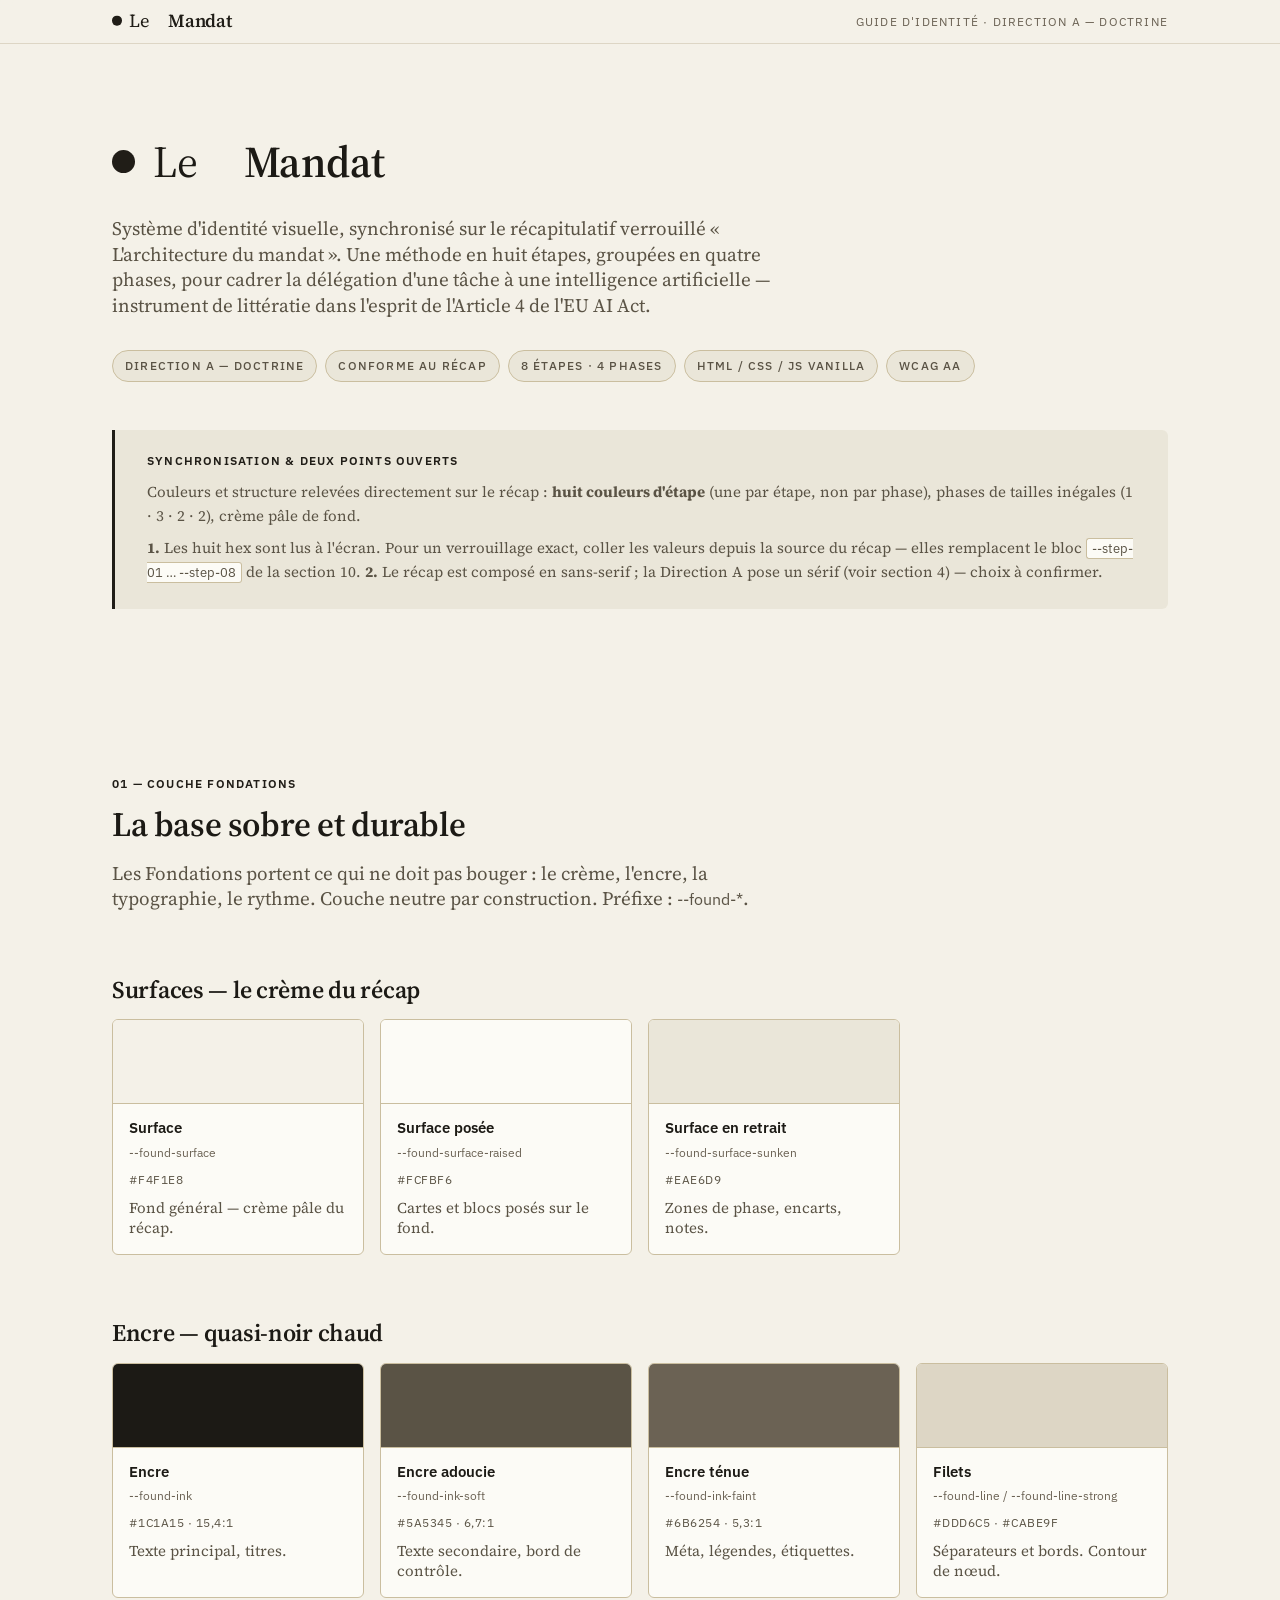
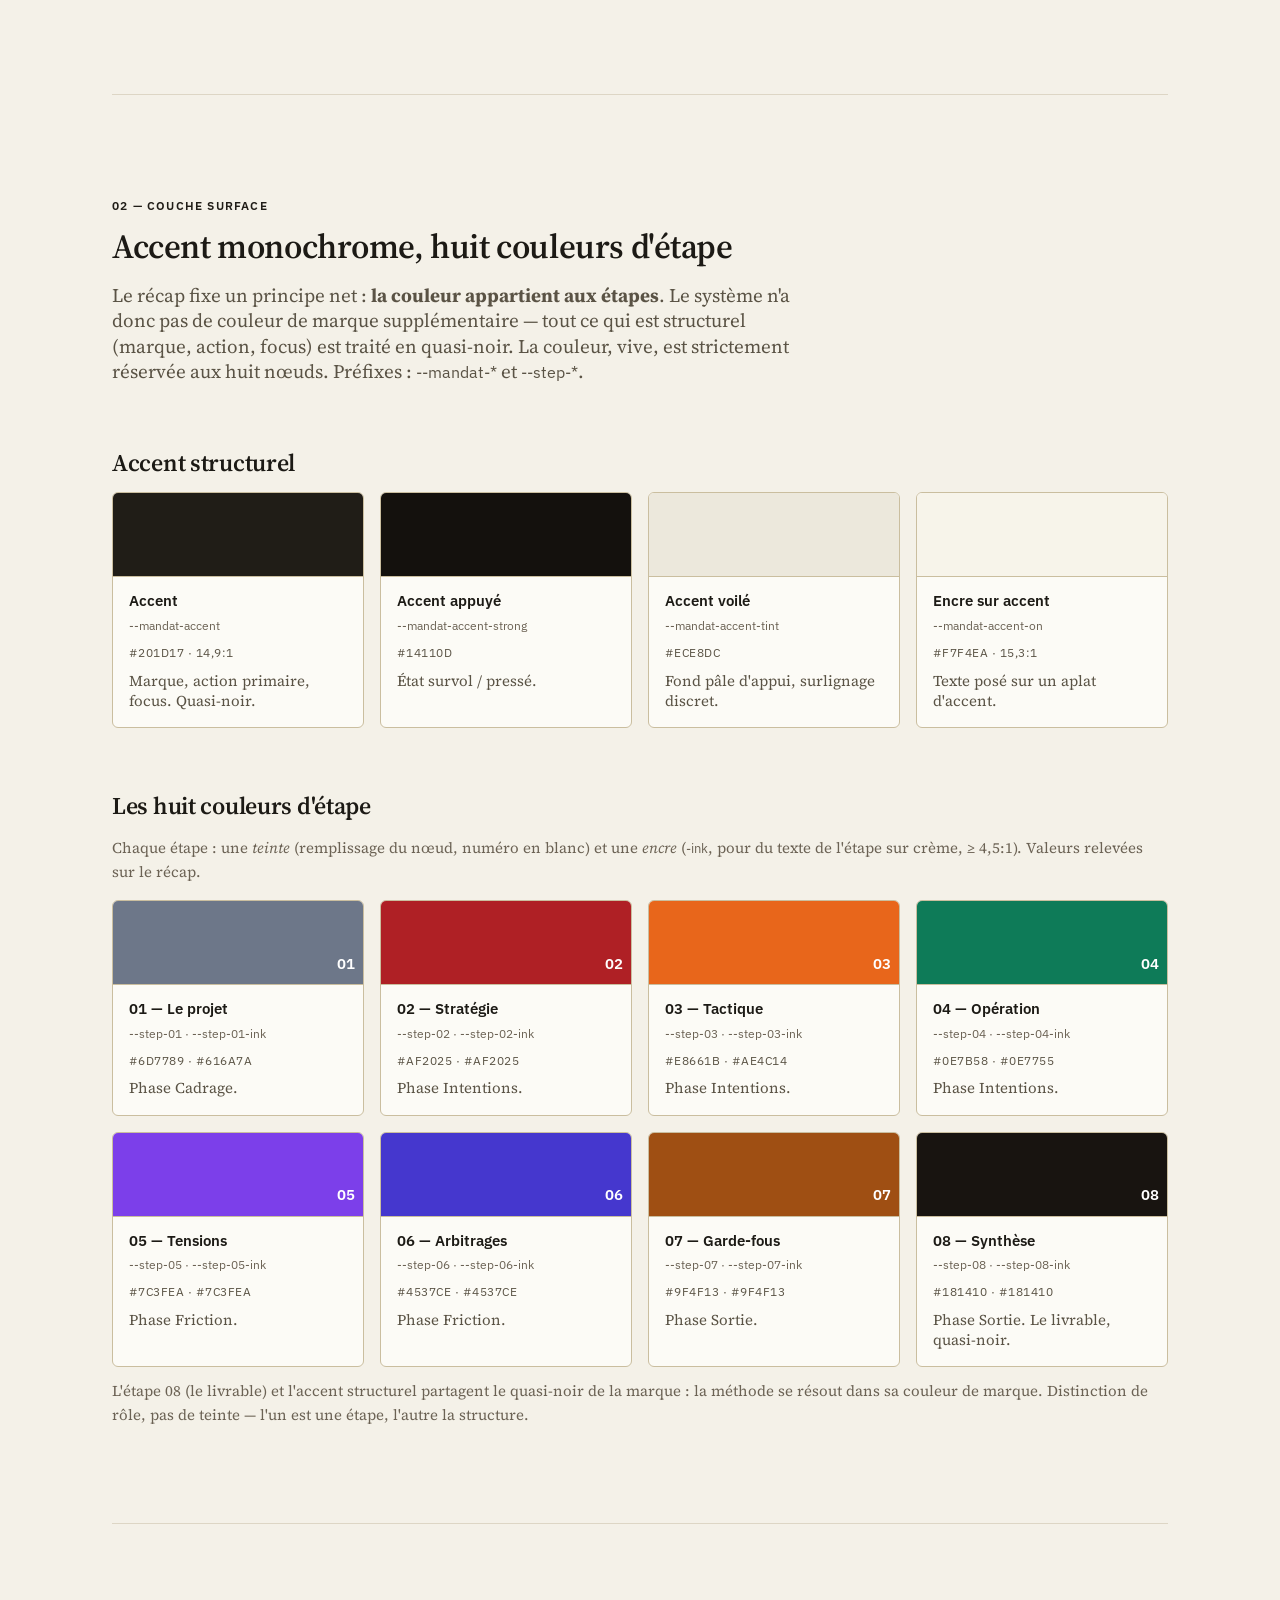
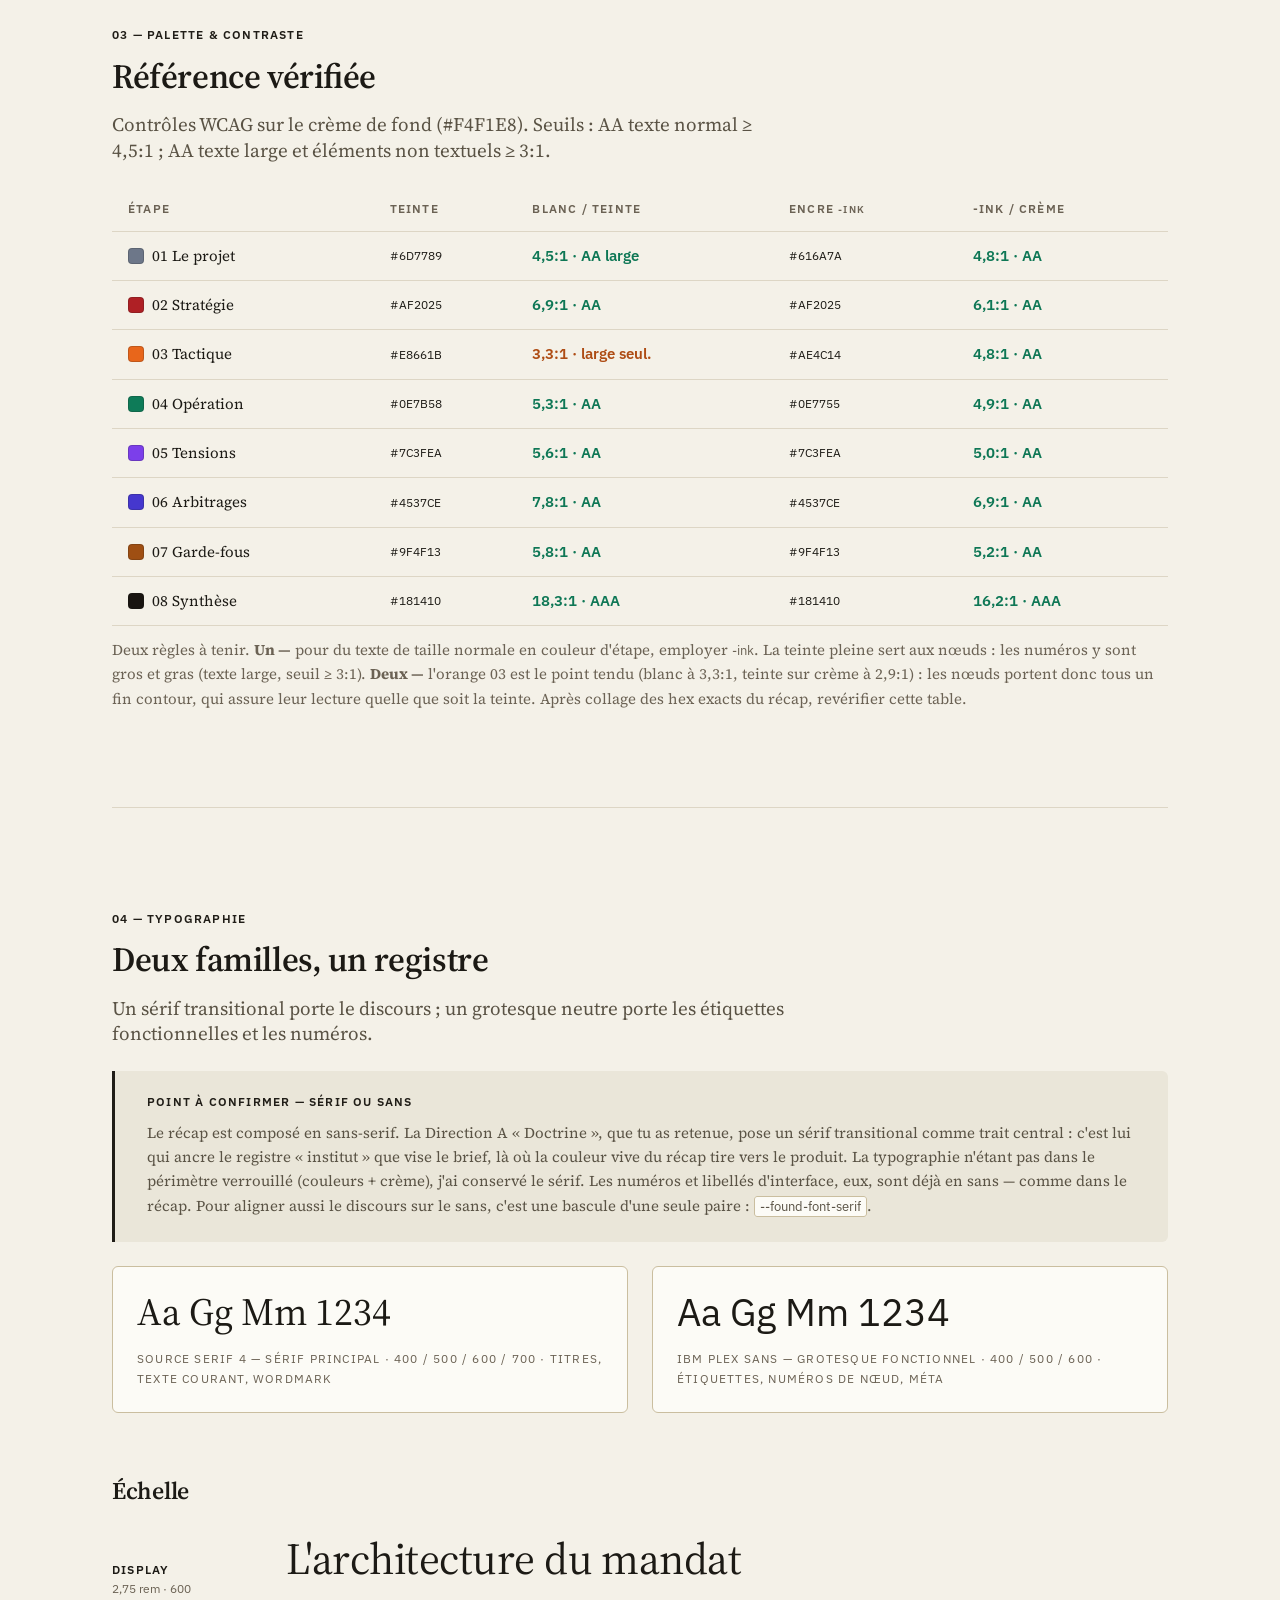
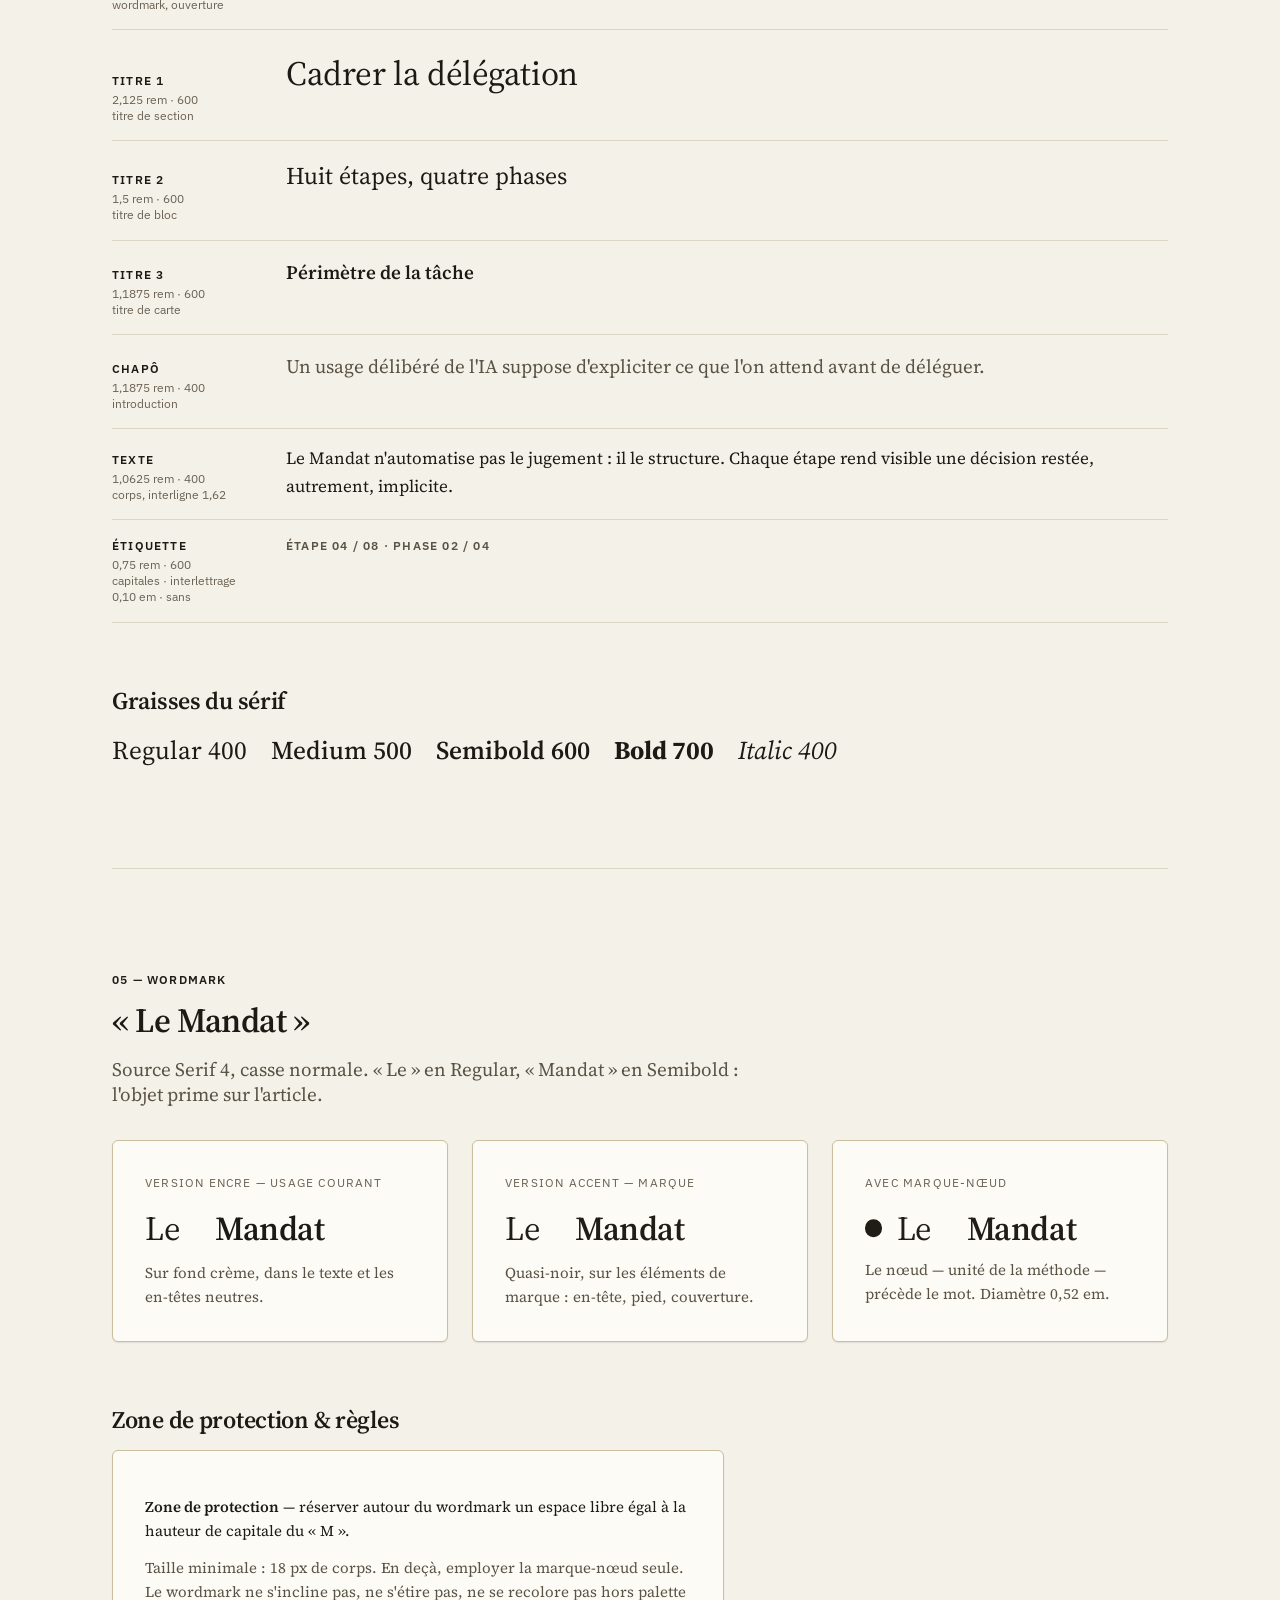
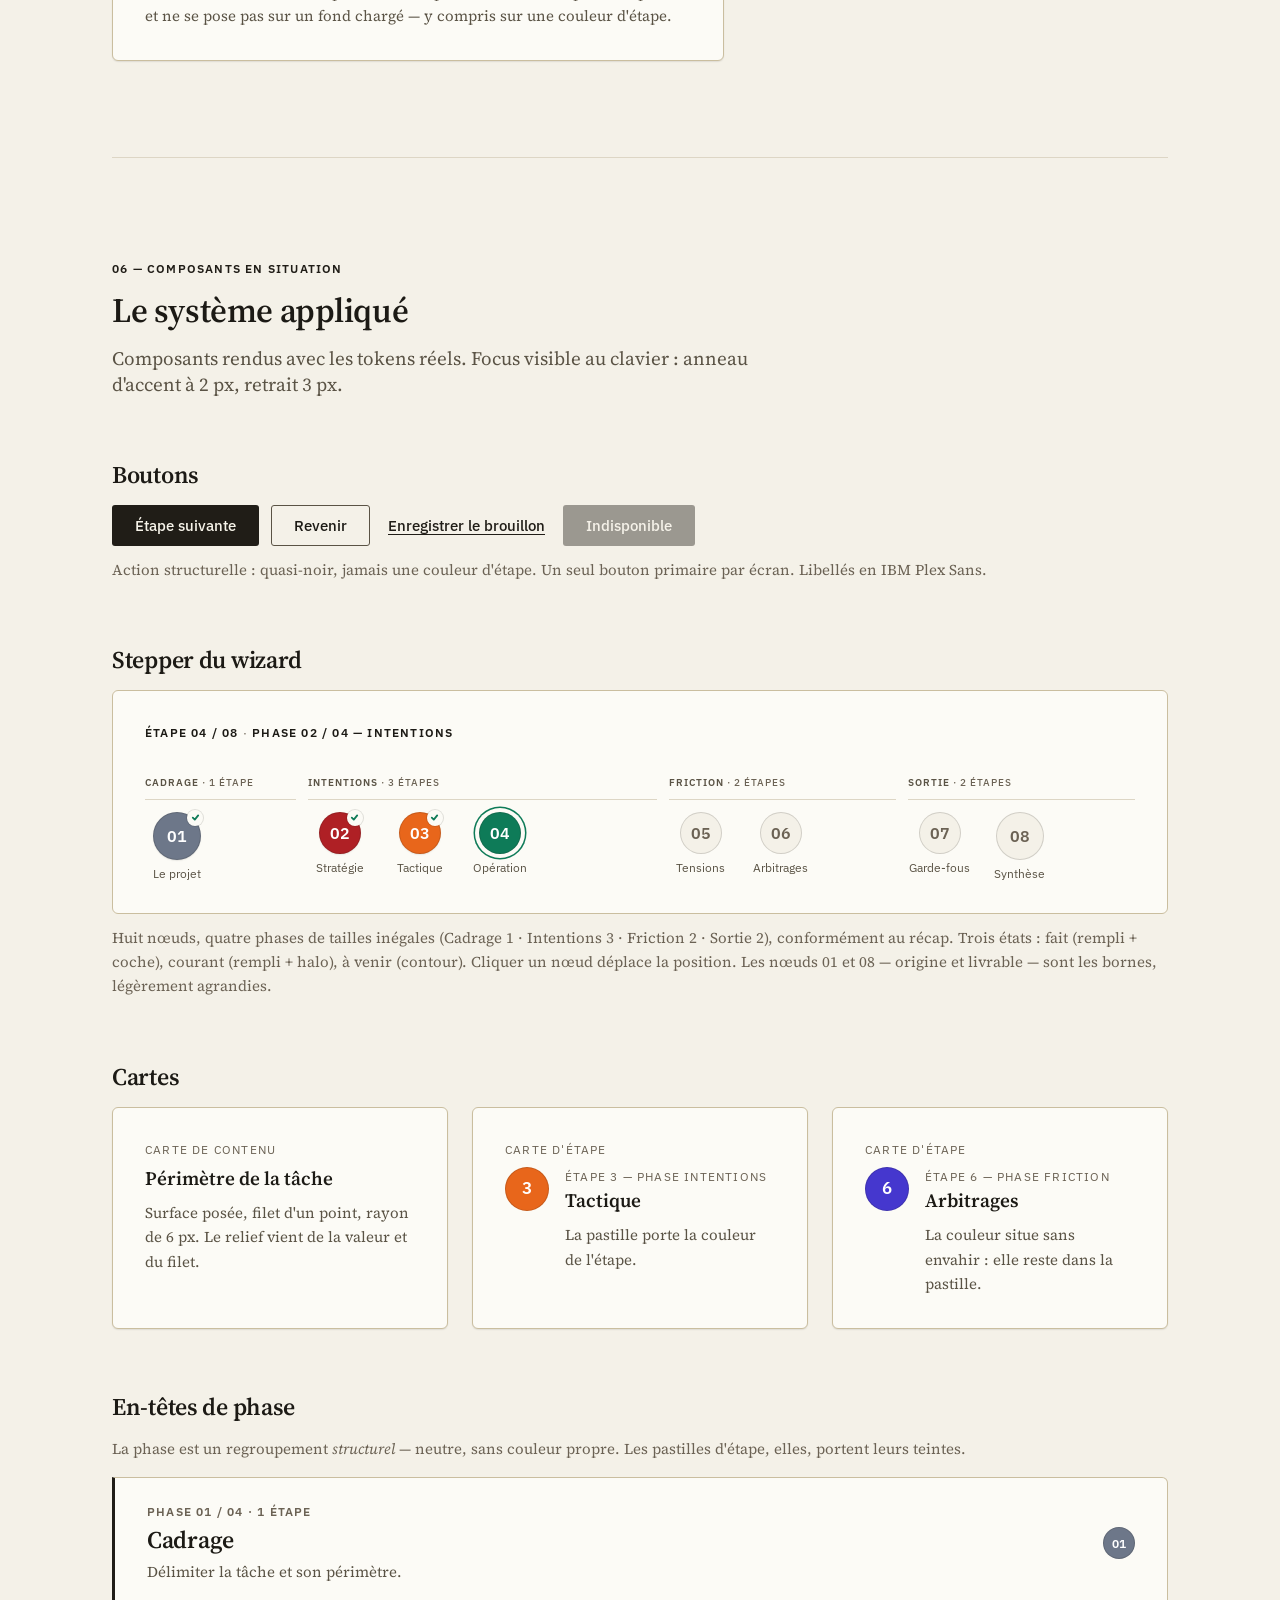
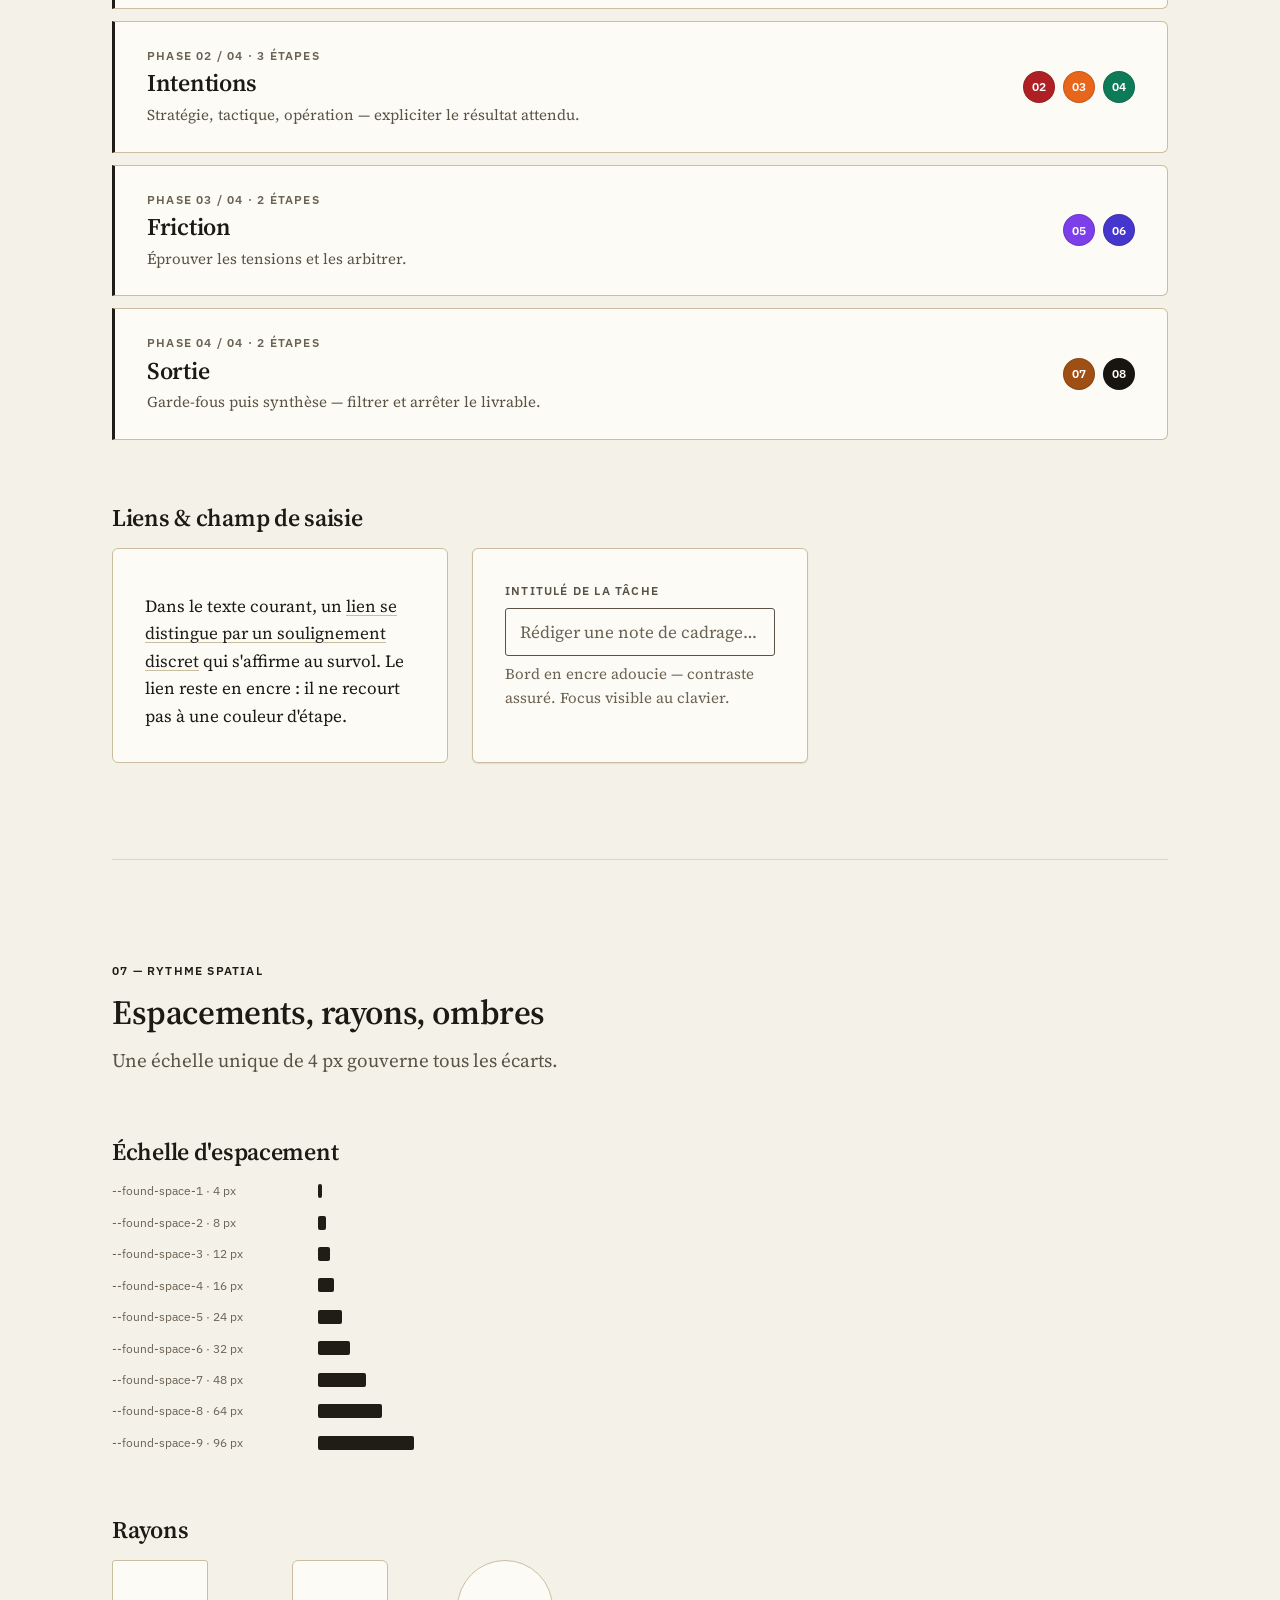
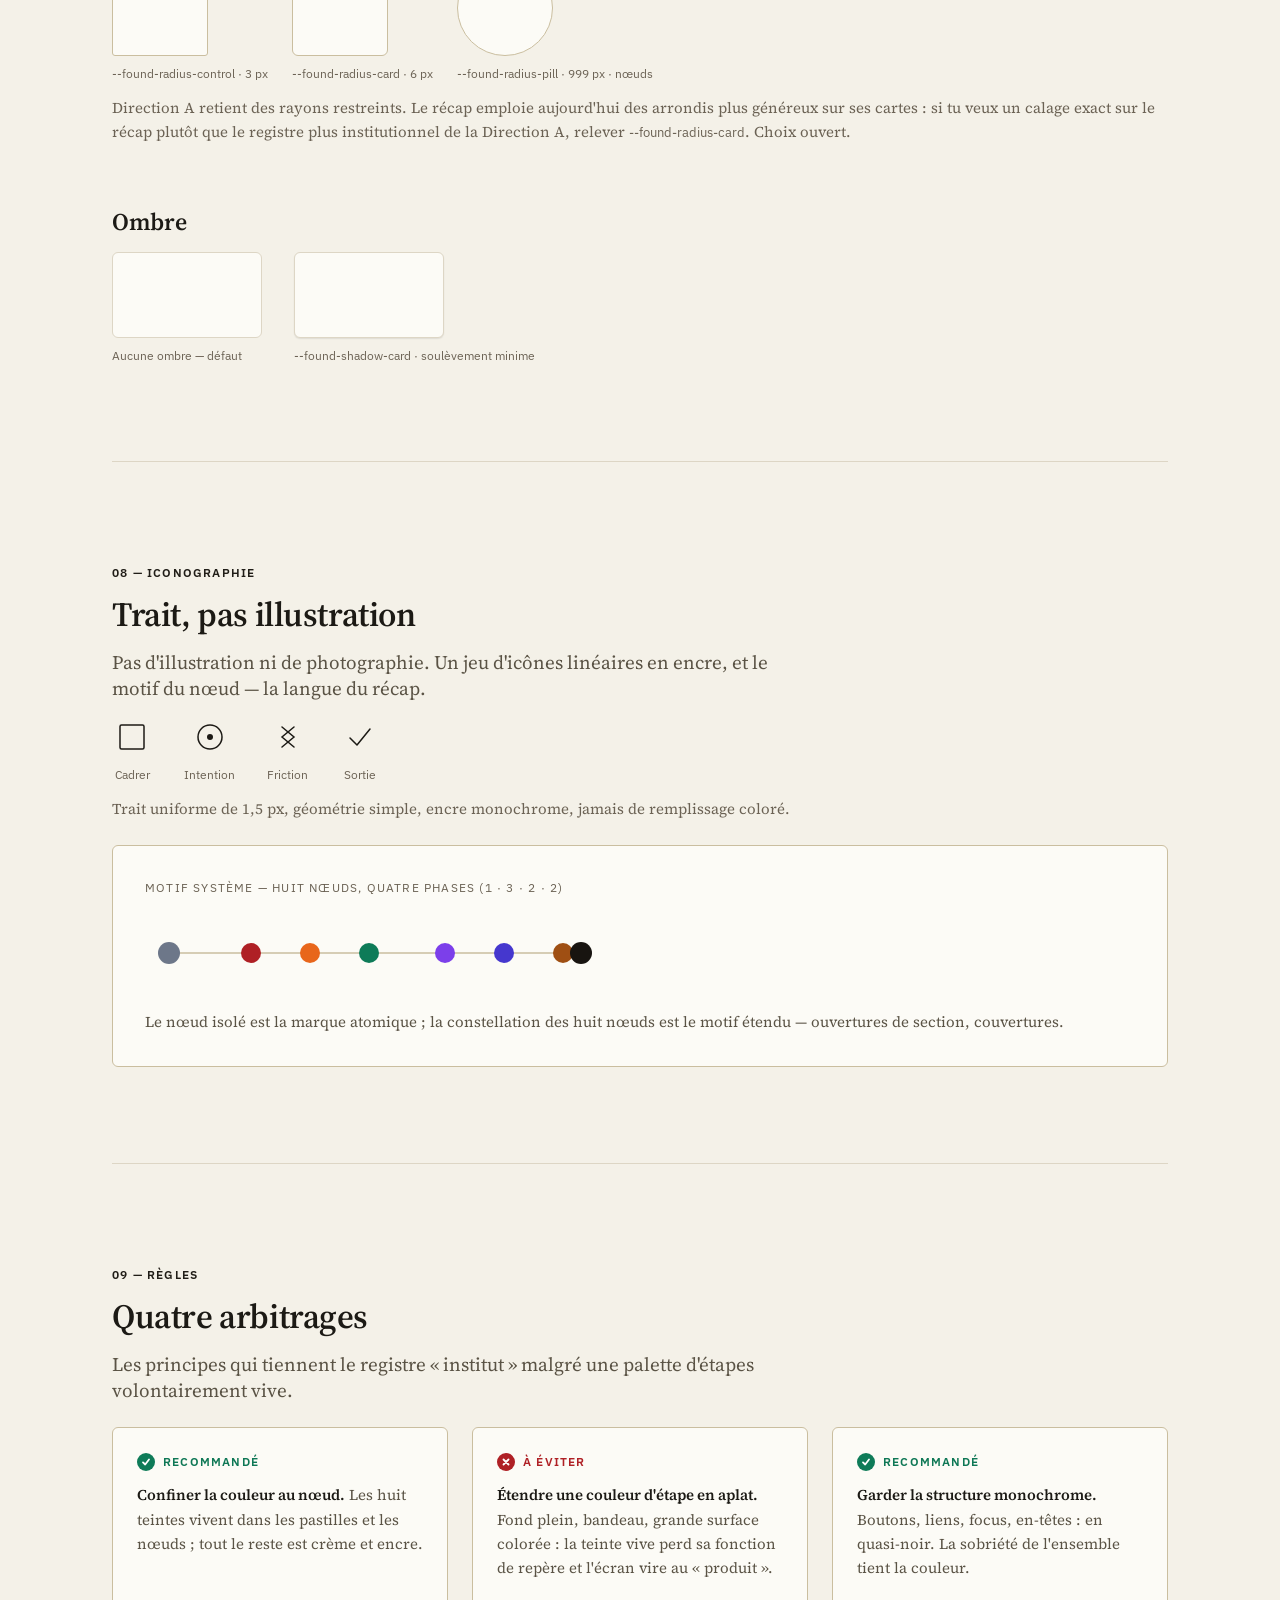
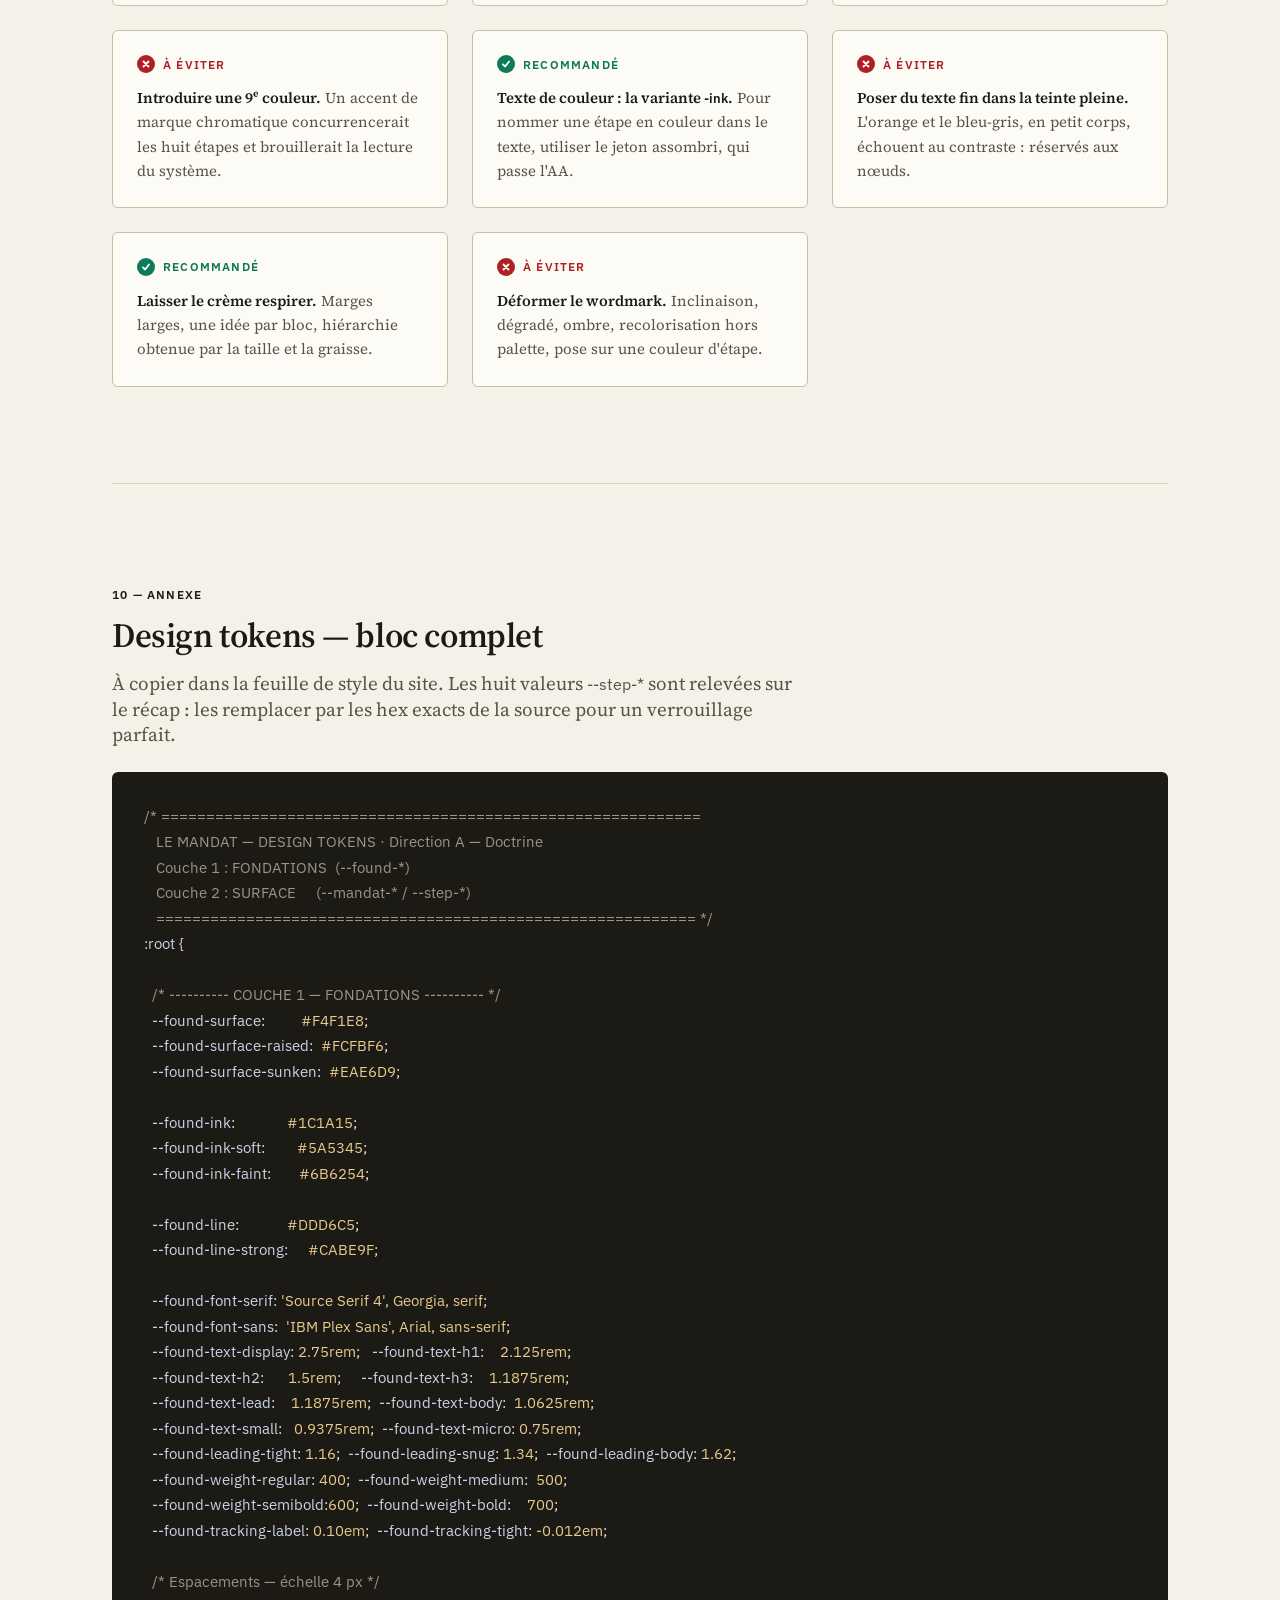
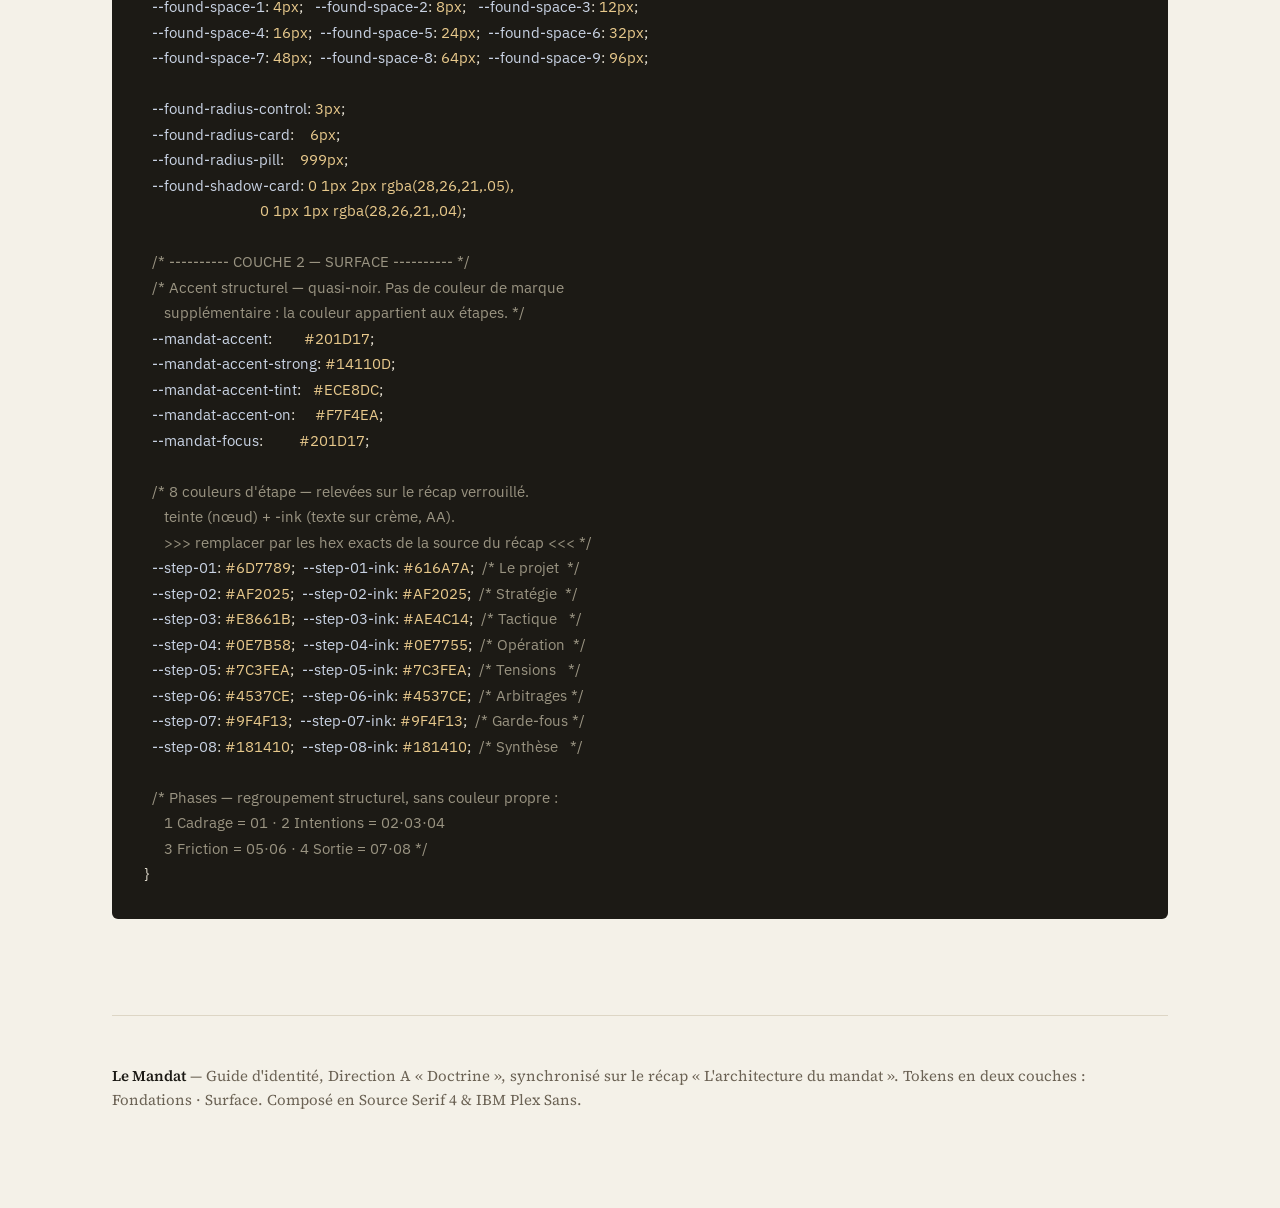
<file: le-mandat-guide-identite.html>
<!doctype html>
<html lang="fr">
<head>
<meta charset="utf-8">
<meta name="viewport" content="width=device-width, initial-scale=1">
<title>Le Mandat — Guide d'identité · Direction A — Doctrine</title>
<link rel="preconnect" href="https://fonts.googleapis.com">
<link rel="preconnect" href="https://fonts.gstatic.com" crossorigin>
<link href="https://fonts.googleapis.com/css2?family=Source+Serif+4:ital,opsz,wght@0,8..60,400;0,8..60,500;0,8..60,600;0,8..60,700;1,8..60,400&family=IBM+Plex+Sans:wght@400;500;600&display=swap" rel="stylesheet">
<style>
/* ============================================================
   LE MANDAT — SYSTÈME DE TOKENS
   Synchronisé sur le récap verrouillé « L'architecture du mandat ».
   Deux couches :
   · FONDATIONS  (--found-*)               base sobre et durable
   · SURFACE     (--mandat-* / --step-*)    couche d'identité
   ============================================================ */
:root {

  /* ---------- COUCHE 1 — FONDATIONS ------------------------ */

  /* Surfaces — crème pâle du récap */
  --found-surface:         #F4F1E8;  /* fond général                   */
  --found-surface-raised:  #FCFBF6;  /* cartes, éléments posés         */
  --found-surface-sunken:  #EAE6D9;  /* zones de phase, encarts        */

  /* Encre — quasi-noir chaud */
  --found-ink:             #1C1A15;  /* texte principal   15,4:1       */
  --found-ink-soft:        #5A5345;  /* texte secondaire   6,7:1       */
  --found-ink-faint:       #6B6254;  /* méta, légendes     5,3:1       */

  /* Filets */
  --found-line:            #DDD6C5;  /* séparateurs décoratifs         */
  --found-line-strong:     #CABE9F;  /* bord de carte, contour de nœud */

  /* Familles */
  --found-font-serif: 'Source Serif 4', 'Iowan Old Style', Georgia, 'Times New Roman', serif;
  --found-font-sans:  'IBM Plex Sans', 'Helvetica Neue', Arial, sans-serif;

  /* Échelle typographique */
  --found-text-display: 2.75rem;
  --found-text-h1:      2.125rem;
  --found-text-h2:      1.5rem;
  --found-text-h3:      1.1875rem;
  --found-text-lead:    1.1875rem;
  --found-text-body:    1.0625rem;
  --found-text-small:   0.9375rem;
  --found-text-micro:   0.75rem;

  /* Interlignes */
  --found-leading-tight: 1.16;
  --found-leading-snug:  1.34;
  --found-leading-body:  1.62;

  /* Graisses */
  --found-weight-regular:  400;
  --found-weight-medium:   500;
  --found-weight-semibold: 600;
  --found-weight-bold:     700;

  /* Interlettrage */
  --found-tracking-label: 0.10em;
  --found-tracking-tight: -0.012em;

  /* Espacements — échelle 4 px */
  --found-space-1: 4px;   --found-space-2: 8px;
  --found-space-3: 12px;  --found-space-4: 16px;
  --found-space-5: 24px;  --found-space-6: 32px;
  --found-space-7: 48px;  --found-space-8: 64px;
  --found-space-9: 96px;

  /* Rayons */
  --found-radius-control: 3px;
  --found-radius-card:    6px;
  --found-radius-pill:    999px;

  /* Ombre — minime ; le relief vient du filet et de la valeur */
  --found-shadow-card: 0 1px 2px rgba(28,26,21,.05), 0 1px 1px rgba(28,26,21,.04);

  /* Mise en page */
  --found-wrap:    1120px;
  --found-measure: 68ch;

  /* ---------- COUCHE 2 — SURFACE --------------------------- */

  /* Accent structurel — quasi-noir. Le système est monochrome
     pour tout ce qui relève de la structure (marque, action,
     focus) ; la couleur est réservée aux huit étapes. */
  --mandat-accent:        #201D17;
  --mandat-accent-strong: #14110D;  /* survol / pressé        */
  --mandat-accent-tint:   #ECE8DC;  /* fond pâle d'appui      */
  --mandat-accent-on:     #F7F4EA;  /* texte sur aplat accent */
  --mandat-focus:         #201D17;  /* anneau de focus        */

  /* Les 8 couleurs d'étape — relevées sur le récap verrouillé.
     Une couleur par étape (pas par phase). Chaque étape a sa
     teinte (nœud) et son encre (texte sur crème, >= 4,5:1). */
  --step-01: #6D7789;  --step-01-ink: #616A7A;  /* Le projet   */
  --step-02: #AF2025;  --step-02-ink: #AF2025;  /* Stratégie   */
  --step-03: #E8661B;  --step-03-ink: #AE4C14;  /* Tactique    */
  --step-04: #0E7B58;  --step-04-ink: #0E7755;  /* Opération   */
  --step-05: #7C3FEA;  --step-05-ink: #7C3FEA;  /* Tensions    */
  --step-06: #4537CE;  --step-06-ink: #4537CE;  /* Arbitrages  */
  --step-07: #9F4F13;  --step-07-ink: #9F4F13;  /* Garde-fous  */
  --step-08: #181410;  --step-08-ink: #181410;  /* Synthèse    */

  /* Regroupement structurel des phases (aucune couleur propre) :
     Phase 1 Cadrage   = étape 1
     Phase 2 Intentions= étapes 2 · 3 · 4
     Phase 3 Friction  = étapes 5 · 6
     Phase 4 Sortie    = étapes 7 · 8 */
}

/* ============================================================ BASE */
*, *::before, *::after { box-sizing: border-box; }
html { font-size: 100%; -webkit-text-size-adjust: 100%; }
body {
  margin: 0;
  background: var(--found-surface);
  color: var(--found-ink);
  font-family: var(--found-font-serif);
  font-size: var(--found-text-body);
  line-height: var(--found-leading-body);
  font-feature-settings: "kern", "liga";
  -webkit-font-smoothing: antialiased;
}
h1, h2, h3 { margin: 0; font-weight: var(--found-weight-semibold); line-height: var(--found-leading-tight); }
p { margin: 0; }
a { color: var(--mandat-accent); }
:focus-visible { outline: 2px solid var(--mandat-focus); outline-offset: 3px; border-radius: 2px; }
code { font-family: var(--found-font-sans); font-size: .85em; }

/* ============================================================ LAYOUT */
.wrap { max-width: var(--found-wrap); margin: 0 auto; padding: 0 var(--found-space-6); }
.measure { max-width: var(--found-measure); }

.topbar {
  position: sticky; top: 0; z-index: 20;
  background: color-mix(in srgb, var(--found-surface) 92%, transparent);
  backdrop-filter: blur(6px);
  border-bottom: 1px solid var(--found-line);
}
.topbar__row {
  display: flex; align-items: baseline; justify-content: space-between; gap: var(--found-space-4);
  padding: var(--found-space-3) var(--found-space-6);
  max-width: var(--found-wrap); margin: 0 auto;
}
.topbar__meta {
  font-family: var(--found-font-sans); font-size: var(--found-text-micro);
  letter-spacing: var(--found-tracking-label); text-transform: uppercase;
  color: var(--found-ink-faint);
}

section { padding: var(--found-space-9) 0; border-top: 1px solid var(--found-line); }
section:first-of-type { border-top: 0; }

.eyebrow {
  display: inline-block; font-family: var(--found-font-sans);
  font-size: var(--found-text-micro); font-weight: var(--found-weight-semibold);
  letter-spacing: var(--found-tracking-label); text-transform: uppercase;
  color: var(--mandat-accent); margin-bottom: var(--found-space-3);
}
.section-title { font-size: var(--found-text-h1); letter-spacing: var(--found-tracking-tight); }
.section-intro {
  margin-top: var(--found-space-4); font-size: var(--found-text-lead);
  color: var(--found-ink-soft); line-height: var(--found-leading-snug);
}
.block-title {
  font-size: var(--found-text-h2); margin: var(--found-space-8) 0 var(--found-space-4);
  letter-spacing: var(--found-tracking-tight);
}
.note-line { font-size: var(--found-text-small); color: var(--found-ink-faint); margin-top: var(--found-space-3); }

/* ============================================================ ANIMATION */
@keyframes rise { from { opacity: 0; transform: translateY(10px); } to { opacity: 1; transform: none; } }
.reveal { animation: rise .55s cubic-bezier(.2,.6,.2,1) both; }
@media (prefers-reduced-motion: reduce) { .reveal { animation: none; } }

/* ============================================================ MASTHEAD */
.masthead { padding: var(--found-space-9) 0 var(--found-space-8); }
.wordmark {
  font-family: var(--found-font-serif); letter-spacing: var(--found-tracking-tight);
  line-height: 1; display: inline-flex; align-items: center; gap: .42em;
}
.wordmark .le { font-weight: var(--found-weight-regular); }
.wordmark .mn { font-weight: var(--found-weight-semibold); }
.wordmark--accent { color: var(--mandat-accent); }
.node-mark {
  display: inline-block; border-radius: 50%; background: var(--mandat-accent);
  width: .52em; height: .52em; transform: translateY(-.02em);
}
.masthead .wordmark { font-size: var(--found-text-display); }
.masthead__sub {
  margin-top: var(--found-space-5); font-size: var(--found-text-lead);
  color: var(--found-ink-soft); line-height: var(--found-leading-snug);
}
.masthead__tags { margin-top: var(--found-space-6); display: flex; flex-wrap: wrap; gap: var(--found-space-2); }
.tag {
  font-family: var(--found-font-sans); font-size: var(--found-text-micro);
  letter-spacing: var(--found-tracking-label); text-transform: uppercase;
  font-weight: var(--found-weight-medium); color: var(--found-ink-soft);
  background: var(--found-surface-sunken); border: 1px solid var(--found-line-strong);
  border-radius: var(--found-radius-pill); padding: 5px 12px;
}

/* Note de synchronisation */
.advisory {
  margin-top: var(--found-space-7); background: var(--found-surface-sunken);
  border-left: 3px solid var(--mandat-accent);
  border-radius: 0 var(--found-radius-card) var(--found-radius-card) 0;
  padding: var(--found-space-5) var(--found-space-6);
}
.advisory h2 {
  font-family: var(--found-font-sans); font-size: var(--found-text-micro);
  letter-spacing: var(--found-tracking-label); text-transform: uppercase;
  color: var(--mandat-accent); margin-bottom: var(--found-space-3);
}
.advisory p { font-size: var(--found-text-small); color: var(--found-ink-soft); }
.advisory p + p { margin-top: var(--found-space-2); }
.advisory code {
  background: var(--found-surface-raised); border: 1px solid var(--found-line-strong);
  padding: 1px 5px; border-radius: 3px;
}

/* ============================================================ NUANCIERS */
.swatch-grid {
  display: grid; gap: var(--found-space-4);
  grid-template-columns: repeat(auto-fill, minmax(208px, 1fr));
}
.swatch {
  border: 1px solid var(--found-line-strong); border-radius: var(--found-radius-card);
  overflow: hidden; background: var(--found-surface-raised);
}
.swatch__chip {
  height: 84px; border-bottom: 1px solid var(--found-line-strong);
  display: flex; align-items: flex-end; justify-content: flex-end; padding: 8px;
}
.swatch__num {
  font-family: var(--found-font-sans); font-weight: var(--found-weight-semibold);
  font-size: var(--found-text-small); color: #fff;
}
.swatch__body { padding: var(--found-space-3) var(--found-space-4) var(--found-space-4); }
.swatch__name { font-family: var(--found-font-sans); font-size: var(--found-text-small); font-weight: var(--found-weight-semibold); }
.swatch__var { font-family: var(--found-font-sans); font-size: var(--found-text-micro); color: var(--found-ink-faint); margin-top: 2px; }
.swatch__hex {
  font-family: var(--found-font-sans); font-size: var(--found-text-micro);
  letter-spacing: .04em; color: var(--found-ink-soft); margin-top: var(--found-space-2);
}
.swatch__use { font-size: var(--found-text-small); color: var(--found-ink-soft); margin-top: var(--found-space-2); line-height: var(--found-leading-snug); }

/* ============================================================ TABLEAU */
.ptable { width: 100%; border-collapse: collapse; margin-top: var(--found-space-5); }
.ptable th, .ptable td {
  text-align: left; padding: var(--found-space-3) var(--found-space-4);
  border-bottom: 1px solid var(--found-line); font-size: var(--found-text-small); vertical-align: middle;
}
.ptable th {
  font-family: var(--found-font-sans); font-size: var(--found-text-micro);
  letter-spacing: var(--found-tracking-label); text-transform: uppercase;
  color: var(--found-ink-faint); font-weight: var(--found-weight-semibold);
}
.ptable td.var { font-family: var(--found-font-sans); font-size: var(--found-text-micro); }
.ptable .dot {
  display: inline-block; width: 16px; height: 16px; border-radius: 4px;
  border: 1px solid rgba(28,26,21,.2); vertical-align: -3px; margin-right: var(--found-space-2);
}
.ratio-ok { font-family: var(--found-font-sans); font-size: var(--found-text-micro); font-weight: var(--found-weight-semibold); color: var(--step-04-ink); }
.ratio-tight { font-family: var(--found-font-sans); font-size: var(--found-text-micro); font-weight: var(--found-weight-semibold); color: var(--step-03-ink); }

/* ============================================================ TYPOGRAPHIE */
.type-row {
  display: grid; grid-template-columns: 150px 1fr; gap: var(--found-space-5);
  align-items: baseline; padding: var(--found-space-4) 0; border-bottom: 1px solid var(--found-line);
}
.type-row__meta { font-family: var(--found-font-sans); font-size: var(--found-text-micro); color: var(--found-ink-faint); line-height: var(--found-leading-snug); }
.type-row__meta strong {
  display: block; color: var(--found-ink); font-weight: var(--found-weight-semibold);
  letter-spacing: var(--found-tracking-label); text-transform: uppercase; margin-bottom: 3px;
}
.specimen-display { font-size: var(--found-text-display); letter-spacing: var(--found-tracking-tight); line-height: 1; }
.specimen-h1 { font-size: var(--found-text-h1); letter-spacing: var(--found-tracking-tight); }
.specimen-h2 { font-size: var(--found-text-h2); }
.specimen-h3 { font-size: var(--found-text-h3); font-weight: var(--found-weight-semibold); }
.specimen-lead { font-size: var(--found-text-lead); color: var(--found-ink-soft); }
.specimen-body { font-size: var(--found-text-body); }
.specimen-label {
  font-family: var(--found-font-sans); font-size: var(--found-text-micro);
  letter-spacing: var(--found-tracking-label); text-transform: uppercase;
  font-weight: var(--found-weight-semibold); color: var(--found-ink-soft);
}
.weight-strip { display: flex; flex-wrap: wrap; gap: var(--found-space-5); margin-top: var(--found-space-4); }
.weight-strip span { font-size: 1.6rem; }
.font-pair { display: grid; grid-template-columns: 1fr 1fr; gap: var(--found-space-5); margin-top: var(--found-space-5); }
.font-card { border: 1px solid var(--found-line-strong); border-radius: var(--found-radius-card); padding: var(--found-space-5); background: var(--found-surface-raised); }
.font-card .glyphs { font-size: 2.4rem; line-height: 1.1; }
.font-card .glyphs.sans { font-family: var(--found-font-sans); }
.font-card .role {
  font-family: var(--found-font-sans); font-size: var(--found-text-micro);
  letter-spacing: var(--found-tracking-label); text-transform: uppercase;
  color: var(--found-ink-faint); margin-top: var(--found-space-4);
}

/* ============================================================ BOUTONS */
.btn {
  font-family: var(--found-font-sans); font-size: var(--found-text-small);
  font-weight: var(--found-weight-medium); line-height: 1; cursor: pointer;
  padding: 12px 22px; border-radius: var(--found-radius-control); border: 1px solid transparent;
  transition: background .15s ease, color .15s ease, border-color .15s ease;
}
.btn-primary { background: var(--mandat-accent); color: var(--mandat-accent-on); }
.btn-primary:hover { background: var(--mandat-accent-strong); }
.btn-secondary { background: transparent; color: var(--found-ink); border-color: var(--found-ink-soft); }
.btn-secondary:hover { background: var(--found-surface-sunken); }
.btn-link {
  background: none; border: 0; padding: 12px 6px; color: var(--mandat-accent);
  text-decoration: underline; text-underline-offset: 3px; text-decoration-thickness: 1px;
}
.btn-link:hover { text-decoration-thickness: 2px; }
.btn:disabled, .btn[aria-disabled="true"] { opacity: .42; cursor: not-allowed; }
.btn-row { display: flex; flex-wrap: wrap; gap: var(--found-space-3); align-items: center; }

/* ============================================================ STEPPER */
.stepper {
  background: var(--found-surface-raised); border: 1px solid var(--found-line-strong);
  border-radius: var(--found-radius-card); padding: var(--found-space-6);
}
.stepper__readout {
  font-family: var(--found-font-sans); font-size: var(--found-text-micro);
  letter-spacing: var(--found-tracking-label); text-transform: uppercase;
  color: var(--found-ink-faint); margin-bottom: var(--found-space-6);
}
.stepper__readout b, .stepper__readout .ph { color: var(--found-ink); font-weight: var(--found-weight-semibold); }

.track { display: flex; gap: var(--found-space-3); align-items: flex-start; }
.phase-seg { min-width: 0; }
.phase-seg__label {
  font-family: var(--found-font-sans); font-size: 10px; letter-spacing: var(--found-tracking-label);
  text-transform: uppercase; font-weight: var(--found-weight-semibold);
  color: var(--found-ink-soft); margin-bottom: var(--found-space-3);
  padding-bottom: var(--found-space-2); border-bottom: 1px solid var(--found-line);
}
.phase-seg__label span { color: var(--found-ink-faint); font-weight: var(--found-weight-medium); }
.phase-seg__nodes { display: flex; gap: var(--found-space-4); }
.node-wrap { display: flex; flex-direction: column; align-items: center; gap: 6px; width: 64px; }
.node {
  --c: var(--found-line-strong);
  position: relative; width: 42px; height: 42px; flex: none; border-radius: 50%;
  background: var(--found-surface); border: 1.5px solid rgba(28,26,21,.16);
  color: var(--found-ink-faint);
  font-family: var(--found-font-sans); font-size: .98rem; font-weight: var(--found-weight-semibold);
  display: grid; place-items: center; cursor: pointer;
  transition: transform .14s ease, box-shadow .14s ease;
}
.node:hover { transform: translateY(-2px); }
.node.is-done, .node.is-current {
  background: var(--c); border-color: rgba(28,26,21,.16); color: #fff;
  box-shadow: var(--found-shadow-card);
}
.node.is-current { box-shadow: 0 0 0 4px var(--found-surface-raised), 0 0 0 5.5px var(--c); }
.node.is-bookend { width: 48px; height: 48px; }
.node__check {
  position: absolute; top: -3px; right: -3px; width: 16px; height: 16px;
  background: var(--found-surface-raised); border-radius: 50%;
  display: grid; place-items: center; box-shadow: 0 0 0 1px rgba(28,26,21,.12);
}
.node-name {
  font-family: var(--found-font-sans); font-size: var(--found-text-micro);
  color: var(--found-ink-soft); text-align: center; line-height: 1.25;
}

/* ============================================================ CARTES */
.card-grid { display: grid; gap: var(--found-space-5); grid-template-columns: repeat(auto-fill, minmax(280px, 1fr)); }
.card {
  background: var(--found-surface-raised); border: 1px solid var(--found-line-strong);
  border-radius: var(--found-radius-card); padding: var(--found-space-6); box-shadow: var(--found-shadow-card);
}
.card__kicker {
  font-family: var(--found-font-sans); font-size: var(--found-text-micro);
  letter-spacing: var(--found-tracking-label); text-transform: uppercase;
  color: var(--found-ink-faint); margin-bottom: var(--found-space-2);
}
.card__title { font-size: var(--found-text-h3); }
.card__text { margin-top: var(--found-space-3); color: var(--found-ink-soft); font-size: var(--found-text-small); }
.step-card { display: flex; gap: var(--found-space-4); align-items: flex-start; }
.pastille {
  --c: var(--mandat-accent); flex: none; width: 44px; height: 44px; border-radius: 50%;
  background: var(--c); color: #fff; display: grid; place-items: center;
  font-family: var(--found-font-sans); font-weight: var(--found-weight-semibold); font-size: 1.05rem;
  border: 1.5px solid rgba(28,26,21,.16);
}
.step-card__meta {
  font-family: var(--found-font-sans); font-size: var(--found-text-micro);
  letter-spacing: var(--found-tracking-label); text-transform: uppercase; color: var(--found-ink-faint);
}

/* ============================================================ EN-TÊTES DE PHASE */
.phase-head {
  background: var(--found-surface-raised); border: 1px solid var(--found-line-strong);
  border-left: 3px solid var(--mandat-accent);
  border-radius: 0 var(--found-radius-card) var(--found-radius-card) 0;
  padding: var(--found-space-5) var(--found-space-6);
  display: flex; align-items: center; gap: var(--found-space-5); flex-wrap: wrap;
}
.phase-head + .phase-head { margin-top: var(--found-space-3); }
.phase-head__txt { flex: 1; min-width: 220px; }
.phase-head__eyebrow {
  font-family: var(--found-font-sans); font-size: var(--found-text-micro);
  letter-spacing: var(--found-tracking-label); text-transform: uppercase;
  font-weight: var(--found-weight-semibold); color: var(--found-ink-faint);
}
.phase-head__name { font-size: var(--found-text-h2); margin-top: 4px; letter-spacing: var(--found-tracking-tight); }
.phase-head__desc { margin-top: 6px; color: var(--found-ink-soft); font-size: var(--found-text-small); }
.chip-row { display: flex; gap: var(--found-space-2); }
.chip {
  --c: var(--mandat-accent); width: 32px; height: 32px; border-radius: 50%;
  background: var(--c); color: #fff; border: 1.5px solid rgba(28,26,21,.16);
  display: grid; place-items: center;
  font-family: var(--found-font-sans); font-size: var(--found-text-micro); font-weight: var(--found-weight-semibold);
}

/* ============================================================ LIENS / CHAMP */
.prose-demo {
  background: var(--found-surface-raised); border: 1px solid var(--found-line-strong);
  border-radius: var(--found-radius-card); padding: var(--found-space-6); max-width: var(--found-measure);
}
.prose-demo a {
  color: var(--mandat-accent); text-decoration: underline; text-underline-offset: 3px;
  text-decoration-thickness: 1px; text-decoration-color: var(--found-line-strong);
}
.prose-demo a:hover { text-decoration-color: var(--mandat-accent); text-decoration-thickness: 2px; }
.field { max-width: 440px; }
.field label {
  display: block; font-family: var(--found-font-sans); font-size: var(--found-text-micro);
  letter-spacing: var(--found-tracking-label); text-transform: uppercase;
  font-weight: var(--found-weight-semibold); color: var(--found-ink-soft); margin-bottom: var(--found-space-2);
}
.field input {
  width: 100%; font-family: var(--found-font-serif); font-size: var(--found-text-body);
  color: var(--found-ink); background: var(--found-surface-raised);
  border: 1.5px solid var(--found-ink-soft); border-radius: var(--found-radius-control); padding: 11px 14px;
}
.field input::placeholder { color: var(--found-ink-faint); }
.field .hint { margin-top: 6px; font-size: var(--found-text-small); color: var(--found-ink-faint); }

/* ============================================================ RYTHME */
.space-scale { display: flex; flex-direction: column; gap: var(--found-space-3); margin-top: var(--found-space-4); }
.space-scale__row { display: flex; align-items: center; gap: var(--found-space-4); }
.space-scale__bar { height: 14px; background: var(--mandat-accent); border-radius: 2px; }
.space-scale__lbl { font-family: var(--found-font-sans); font-size: var(--found-text-micro); color: var(--found-ink-faint); width: 190px; flex: none; }
.radius-row { display: flex; gap: var(--found-space-5); flex-wrap: wrap; margin-top: var(--found-space-4); }
.radius-demo { width: 96px; height: 96px; background: var(--found-surface-raised); border: 1px solid var(--found-line-strong); }
.radius-cell, .shadow-cell { display: flex; flex-direction: column; gap: var(--found-space-2); align-items: flex-start; }
.radius-cell span, .shadow-cell span { font-family: var(--found-font-sans); font-size: var(--found-text-micro); color: var(--found-ink-faint); }
.shadow-row { display: flex; gap: var(--found-space-6); flex-wrap: wrap; margin-top: var(--found-space-4); }
.shadow-demo { width: 150px; height: 86px; background: var(--found-surface-raised); border: 1px solid var(--found-line); border-radius: var(--found-radius-card); }
.shadow-demo.has-shadow { box-shadow: var(--found-shadow-card); }

/* ============================================================ ICONOGRAPHIE */
.icon-row { display: flex; gap: var(--found-space-6); flex-wrap: wrap; margin-top: var(--found-space-4); }
.icon-cell { display: flex; flex-direction: column; gap: var(--found-space-2); align-items: center; }
.icon-cell span { font-family: var(--found-font-sans); font-size: var(--found-text-micro); color: var(--found-ink-faint); }
.motif-card {
  margin-top: var(--found-space-5); border: 1px solid var(--found-line-strong);
  border-radius: var(--found-radius-card); background: var(--found-surface-raised); padding: var(--found-space-6);
}

/* ============================================================ DO / DON'T */
.dd-grid {
  display: grid; gap: var(--found-space-5);
  grid-template-columns: repeat(auto-fit, minmax(300px, 1fr)); margin-top: var(--found-space-5);
}
.dd-card {
  border: 1px solid var(--found-line-strong); border-radius: var(--found-radius-card);
  background: var(--found-surface-raised); padding: var(--found-space-5);
}
.dd-card__head {
  display: flex; align-items: center; gap: var(--found-space-2);
  font-family: var(--found-font-sans); font-size: var(--found-text-micro);
  letter-spacing: var(--found-tracking-label); text-transform: uppercase;
  font-weight: var(--found-weight-semibold); margin-bottom: var(--found-space-3);
}
.dd-card.do  .dd-card__head { color: var(--step-04-ink); }
.dd-card.dont .dd-card__head { color: var(--step-02-ink); }
.dd-mark { width: 18px; height: 18px; border-radius: 50%; display: grid; place-items: center; flex: none; }
.dd-card.do  .dd-mark { background: var(--step-04); }
.dd-card.dont .dd-mark { background: var(--step-02); }
.dd-card p { font-size: var(--found-text-small); color: var(--found-ink-soft); }
.dd-card p strong { color: var(--found-ink); font-weight: var(--found-weight-semibold); }

/* ============================================================ ANNEXE TOKENS */
.token-block {
  background: var(--found-ink); color: #E9E4D6; border-radius: var(--found-radius-card);
  padding: var(--found-space-6); overflow-x: auto; margin-top: var(--found-space-5);
}
.token-block pre { margin: 0; font-family: var(--found-font-sans); font-size: var(--found-text-small); line-height: 1.7; }
.token-block .c { color: #9A9482; }
.token-block .v { color: #C9D3E4; }
.token-block .h { color: #E8C98C; }

/* ============================================================ PIED */
footer {
  border-top: 1px solid var(--found-line); padding: var(--found-space-7) 0 var(--found-space-9);
  color: var(--found-ink-faint); font-size: var(--found-text-small);
}

/* ============================================================ RESPONSIVE */
@media (max-width: 720px) {
  .wrap { padding: 0 var(--found-space-5); }
  .topbar__row { padding: var(--found-space-3) var(--found-space-5); }
  .masthead .wordmark, .specimen-display { font-size: 2.05rem; }
  .section-title { font-size: 1.7rem; }
  section { padding: var(--found-space-8) 0; }
  .type-row { grid-template-columns: 1fr; gap: var(--found-space-2); }
  .font-pair { grid-template-columns: 1fr; }
  .track { flex-direction: column; gap: var(--found-space-5); }
  .phase-seg__label { border-bottom: 0; }
}
</style>
</head>
<body>

<div class="topbar">
  <div class="topbar__row">
    <span class="wordmark wordmark--accent" style="font-size:1.15rem;">
      <span class="node-mark"></span><span class="le">Le</span>&nbsp;<span class="mn">Mandat</span>
    </span>
    <span class="topbar__meta">Guide d'identité · Direction A — Doctrine</span>
  </div>
</div>

<div class="wrap">

  <!-- ===================== MASTHEAD ===================== -->
  <header class="masthead reveal">
    <div class="wordmark" style="margin-bottom:var(--found-space-2);">
      <span class="node-mark"></span><span class="le">Le</span>&nbsp;<span class="mn">Mandat</span>
    </div>
    <p class="masthead__sub measure">
      Système d'identité visuelle, synchronisé sur le récapitulatif
      verrouillé « L'architecture du mandat ». Une méthode en huit étapes,
      groupées en quatre phases, pour cadrer la délégation d'une tâche à une
      intelligence artificielle — instrument de littératie dans l'esprit de
      l'Article&nbsp;4 de l'EU&nbsp;AI&nbsp;Act.
    </p>
    <div class="masthead__tags">
      <span class="tag">Direction A — Doctrine</span>
      <span class="tag">Conforme au récap</span>
      <span class="tag">8 étapes · 4 phases</span>
      <span class="tag">HTML / CSS / JS vanilla</span>
      <span class="tag">WCAG AA</span>
    </div>

    <div class="advisory" role="note">
      <h2>Synchronisation &amp; deux points ouverts</h2>
      <p>
        Couleurs et structure relevées directement sur le récap&nbsp;:
        <strong>huit couleurs d'étape</strong> (une par étape, non par phase),
        phases de tailles inégales (1 · 3 · 2 · 2), crème pâle de fond.
      </p>
      <p>
        <strong>1.</strong> Les huit hex sont lus à l'écran. Pour un
        verrouillage exact, coller les valeurs depuis la source du récap —
        elles remplacent le bloc <code>--step-01 … --step-08</code> de la
        section&nbsp;10. <strong>2.</strong> Le récap est composé en
        sans-serif&nbsp;; la Direction&nbsp;A pose un sérif (voir
        section&nbsp;4) — choix à confirmer.
      </p>
    </div>
  </header>

  <!-- ===================== 01 — FONDATIONS ===================== -->
  <section id="fondations">
    <span class="eyebrow">01 — Couche Fondations</span>
    <h1 class="section-title">La base sobre et durable</h1>
    <p class="section-intro measure">
      Les Fondations portent ce qui ne doit pas bouger&nbsp;: le crème,
      l'encre, la typographie, le rythme. Couche neutre par construction.
      Préfixe&nbsp;: <code>--found-*</code>.
    </p>

    <h2 class="block-title">Surfaces — le crème du récap</h2>
    <div class="swatch-grid">
      <div class="swatch">
        <div class="swatch__chip" style="background:var(--found-surface);"></div>
        <div class="swatch__body">
          <div class="swatch__name">Surface</div>
          <div class="swatch__var">--found-surface</div>
          <div class="swatch__hex">#F4F1E8</div>
          <div class="swatch__use">Fond général — crème pâle du récap.</div>
        </div>
      </div>
      <div class="swatch">
        <div class="swatch__chip" style="background:var(--found-surface-raised);"></div>
        <div class="swatch__body">
          <div class="swatch__name">Surface posée</div>
          <div class="swatch__var">--found-surface-raised</div>
          <div class="swatch__hex">#FCFBF6</div>
          <div class="swatch__use">Cartes et blocs posés sur le fond.</div>
        </div>
      </div>
      <div class="swatch">
        <div class="swatch__chip" style="background:var(--found-surface-sunken);"></div>
        <div class="swatch__body">
          <div class="swatch__name">Surface en retrait</div>
          <div class="swatch__var">--found-surface-sunken</div>
          <div class="swatch__hex">#EAE6D9</div>
          <div class="swatch__use">Zones de phase, encarts, notes.</div>
        </div>
      </div>
    </div>

    <h2 class="block-title">Encre — quasi-noir chaud</h2>
    <div class="swatch-grid">
      <div class="swatch">
        <div class="swatch__chip" style="background:var(--found-ink);"></div>
        <div class="swatch__body">
          <div class="swatch__name">Encre</div>
          <div class="swatch__var">--found-ink</div>
          <div class="swatch__hex">#1C1A15 · 15,4:1</div>
          <div class="swatch__use">Texte principal, titres.</div>
        </div>
      </div>
      <div class="swatch">
        <div class="swatch__chip" style="background:var(--found-ink-soft);"></div>
        <div class="swatch__body">
          <div class="swatch__name">Encre adoucie</div>
          <div class="swatch__var">--found-ink-soft</div>
          <div class="swatch__hex">#5A5345 · 6,7:1</div>
          <div class="swatch__use">Texte secondaire, bord de contrôle.</div>
        </div>
      </div>
      <div class="swatch">
        <div class="swatch__chip" style="background:var(--found-ink-faint);"></div>
        <div class="swatch__body">
          <div class="swatch__name">Encre ténue</div>
          <div class="swatch__var">--found-ink-faint</div>
          <div class="swatch__hex">#6B6254 · 5,3:1</div>
          <div class="swatch__use">Méta, légendes, étiquettes.</div>
        </div>
      </div>
      <div class="swatch">
        <div class="swatch__chip" style="background:var(--found-line);border-bottom-color:var(--found-line-strong);"></div>
        <div class="swatch__body">
          <div class="swatch__name">Filets</div>
          <div class="swatch__var">--found-line / --found-line-strong</div>
          <div class="swatch__hex">#DDD6C5 · #CABE9F</div>
          <div class="swatch__use">Séparateurs et bords. Contour de nœud.</div>
        </div>
      </div>
    </div>
  </section>

  <!-- ===================== 02 — SURFACE ===================== -->
  <section id="surface">
    <span class="eyebrow">02 — Couche Surface</span>
    <h1 class="section-title">Accent monochrome, huit couleurs d'étape</h1>
    <p class="section-intro measure">
      Le récap fixe un principe net&nbsp;: <strong>la couleur appartient aux
      étapes</strong>. Le système n'a donc pas de couleur de marque
      supplémentaire — tout ce qui est structurel (marque, action, focus)
      est traité en quasi-noir. La couleur, vive, est strictement réservée
      aux huit nœuds. Préfixes&nbsp;: <code>--mandat-*</code> et
      <code>--step-*</code>.
    </p>

    <h2 class="block-title">Accent structurel</h2>
    <div class="swatch-grid">
      <div class="swatch">
        <div class="swatch__chip" style="background:var(--mandat-accent);"></div>
        <div class="swatch__body">
          <div class="swatch__name">Accent</div>
          <div class="swatch__var">--mandat-accent</div>
          <div class="swatch__hex">#201D17 · 14,9:1</div>
          <div class="swatch__use">Marque, action primaire, focus. Quasi-noir.</div>
        </div>
      </div>
      <div class="swatch">
        <div class="swatch__chip" style="background:var(--mandat-accent-strong);"></div>
        <div class="swatch__body">
          <div class="swatch__name">Accent appuyé</div>
          <div class="swatch__var">--mandat-accent-strong</div>
          <div class="swatch__hex">#14110D</div>
          <div class="swatch__use">État survol / pressé.</div>
        </div>
      </div>
      <div class="swatch">
        <div class="swatch__chip" style="background:var(--mandat-accent-tint);"></div>
        <div class="swatch__body">
          <div class="swatch__name">Accent voilé</div>
          <div class="swatch__var">--mandat-accent-tint</div>
          <div class="swatch__hex">#ECE8DC</div>
          <div class="swatch__use">Fond pâle d'appui, surlignage discret.</div>
        </div>
      </div>
      <div class="swatch">
        <div class="swatch__chip" style="background:var(--mandat-accent-on);border-bottom-color:var(--found-line-strong);"></div>
        <div class="swatch__body">
          <div class="swatch__name">Encre sur accent</div>
          <div class="swatch__var">--mandat-accent-on</div>
          <div class="swatch__hex">#F7F4EA · 15,3:1</div>
          <div class="swatch__use">Texte posé sur un aplat d'accent.</div>
        </div>
      </div>
    </div>

    <h2 class="block-title">Les huit couleurs d'étape</h2>
    <p class="note-line" style="margin-top:0;margin-bottom:var(--found-space-4);">
      Chaque étape&nbsp;: une <em>teinte</em> (remplissage du nœud, numéro en
      blanc) et une <em>encre</em> (<code>-ink</code>, pour du texte de
      l'étape sur crème, ≥ 4,5:1). Valeurs relevées sur le récap.
    </p>
    <div class="swatch-grid">
      <div class="swatch">
        <div class="swatch__chip" style="background:var(--step-01);"><span class="swatch__num">01</span></div>
        <div class="swatch__body">
          <div class="swatch__name">01 — Le projet</div>
          <div class="swatch__var">--step-01 · --step-01-ink</div>
          <div class="swatch__hex">#6D7789 · #616A7A</div>
          <div class="swatch__use">Phase Cadrage.</div>
        </div>
      </div>
      <div class="swatch">
        <div class="swatch__chip" style="background:var(--step-02);"><span class="swatch__num">02</span></div>
        <div class="swatch__body">
          <div class="swatch__name">02 — Stratégie</div>
          <div class="swatch__var">--step-02 · --step-02-ink</div>
          <div class="swatch__hex">#AF2025 · #AF2025</div>
          <div class="swatch__use">Phase Intentions.</div>
        </div>
      </div>
      <div class="swatch">
        <div class="swatch__chip" style="background:var(--step-03);"><span class="swatch__num">03</span></div>
        <div class="swatch__body">
          <div class="swatch__name">03 — Tactique</div>
          <div class="swatch__var">--step-03 · --step-03-ink</div>
          <div class="swatch__hex">#E8661B · #AE4C14</div>
          <div class="swatch__use">Phase Intentions.</div>
        </div>
      </div>
      <div class="swatch">
        <div class="swatch__chip" style="background:var(--step-04);"><span class="swatch__num">04</span></div>
        <div class="swatch__body">
          <div class="swatch__name">04 — Opération</div>
          <div class="swatch__var">--step-04 · --step-04-ink</div>
          <div class="swatch__hex">#0E7B58 · #0E7755</div>
          <div class="swatch__use">Phase Intentions.</div>
        </div>
      </div>
      <div class="swatch">
        <div class="swatch__chip" style="background:var(--step-05);"><span class="swatch__num">05</span></div>
        <div class="swatch__body">
          <div class="swatch__name">05 — Tensions</div>
          <div class="swatch__var">--step-05 · --step-05-ink</div>
          <div class="swatch__hex">#7C3FEA · #7C3FEA</div>
          <div class="swatch__use">Phase Friction.</div>
        </div>
      </div>
      <div class="swatch">
        <div class="swatch__chip" style="background:var(--step-06);"><span class="swatch__num">06</span></div>
        <div class="swatch__body">
          <div class="swatch__name">06 — Arbitrages</div>
          <div class="swatch__var">--step-06 · --step-06-ink</div>
          <div class="swatch__hex">#4537CE · #4537CE</div>
          <div class="swatch__use">Phase Friction.</div>
        </div>
      </div>
      <div class="swatch">
        <div class="swatch__chip" style="background:var(--step-07);"><span class="swatch__num">07</span></div>
        <div class="swatch__body">
          <div class="swatch__name">07 — Garde-fous</div>
          <div class="swatch__var">--step-07 · --step-07-ink</div>
          <div class="swatch__hex">#9F4F13 · #9F4F13</div>
          <div class="swatch__use">Phase Sortie.</div>
        </div>
      </div>
      <div class="swatch">
        <div class="swatch__chip" style="background:var(--step-08);"><span class="swatch__num">08</span></div>
        <div class="swatch__body">
          <div class="swatch__name">08 — Synthèse</div>
          <div class="swatch__var">--step-08 · --step-08-ink</div>
          <div class="swatch__hex">#181410 · #181410</div>
          <div class="swatch__use">Phase Sortie. Le livrable, quasi-noir.</div>
        </div>
      </div>
    </div>
    <p class="note-line">
      L'étape 08 (le livrable) et l'accent structurel partagent le quasi-noir
      de la marque&nbsp;: la méthode se résout dans sa couleur de marque.
      Distinction de rôle, pas de teinte — l'un est une étape, l'autre la
      structure.
    </p>
  </section>

  <!-- ===================== 03 — PALETTE / CONTRASTE ===================== -->
  <section id="palette">
    <span class="eyebrow">03 — Palette &amp; contraste</span>
    <h1 class="section-title">Référence vérifiée</h1>
    <p class="section-intro measure">
      Contrôles WCAG sur le crème de fond (#F4F1E8). Seuils&nbsp;: AA texte
      normal ≥ 4,5:1&nbsp;; AA texte large et éléments non textuels ≥ 3:1.
    </p>

    <table class="ptable">
      <thead>
        <tr><th>Étape</th><th>Teinte</th><th>Blanc / teinte</th><th>Encre <code>-ink</code></th><th>-ink / crème</th></tr>
      </thead>
      <tbody>
        <tr><td><span class="dot" style="background:#6D7789"></span>01 Le projet</td><td class="var">#6D7789</td><td class="ratio-ok">4,5:1 · AA large</td><td class="var">#616A7A</td><td class="ratio-ok">4,8:1 · AA</td></tr>
        <tr><td><span class="dot" style="background:#AF2025"></span>02 Stratégie</td><td class="var">#AF2025</td><td class="ratio-ok">6,9:1 · AA</td><td class="var">#AF2025</td><td class="ratio-ok">6,1:1 · AA</td></tr>
        <tr><td><span class="dot" style="background:#E8661B"></span>03 Tactique</td><td class="var">#E8661B</td><td class="ratio-tight">3,3:1 · large seul.</td><td class="var">#AE4C14</td><td class="ratio-ok">4,8:1 · AA</td></tr>
        <tr><td><span class="dot" style="background:#0E7B58"></span>04 Opération</td><td class="var">#0E7B58</td><td class="ratio-ok">5,3:1 · AA</td><td class="var">#0E7755</td><td class="ratio-ok">4,9:1 · AA</td></tr>
        <tr><td><span class="dot" style="background:#7C3FEA"></span>05 Tensions</td><td class="var">#7C3FEA</td><td class="ratio-ok">5,6:1 · AA</td><td class="var">#7C3FEA</td><td class="ratio-ok">5,0:1 · AA</td></tr>
        <tr><td><span class="dot" style="background:#4537CE"></span>06 Arbitrages</td><td class="var">#4537CE</td><td class="ratio-ok">7,8:1 · AA</td><td class="var">#4537CE</td><td class="ratio-ok">6,9:1 · AA</td></tr>
        <tr><td><span class="dot" style="background:#9F4F13"></span>07 Garde-fous</td><td class="var">#9F4F13</td><td class="ratio-ok">5,8:1 · AA</td><td class="var">#9F4F13</td><td class="ratio-ok">5,2:1 · AA</td></tr>
        <tr><td><span class="dot" style="background:#181410"></span>08 Synthèse</td><td class="var">#181410</td><td class="ratio-ok">18,3:1 · AAA</td><td class="var">#181410</td><td class="ratio-ok">16,2:1 · AAA</td></tr>
      </tbody>
    </table>
    <p class="note-line">
      Deux règles à tenir. <strong>Un —</strong> pour du texte de taille
      normale en couleur d'étape, employer <code>-ink</code>. La teinte pleine
      sert aux nœuds&nbsp;: les numéros y sont gros et gras (texte large,
      seuil ≥ 3:1). <strong>Deux —</strong> l'orange 03 est le point tendu
      (blanc à 3,3:1, teinte sur crème à 2,9:1)&nbsp;: les nœuds portent donc
      tous un fin contour, qui assure leur lecture quelle que soit la teinte.
      Après collage des hex exacts du récap, revérifier cette table.
    </p>
  </section>

  <!-- ===================== 04 — TYPOGRAPHIE ===================== -->
  <section id="typographie">
    <span class="eyebrow">04 — Typographie</span>
    <h1 class="section-title">Deux familles, un registre</h1>
    <p class="section-intro measure">
      Un sérif transitional porte le discours&nbsp;; un grotesque neutre
      porte les étiquettes fonctionnelles et les numéros.
    </p>

    <div class="advisory" role="note" style="margin-top:var(--found-space-5);">
      <h2>Point à confirmer — sérif ou sans</h2>
      <p>
        Le récap est composé en sans-serif. La Direction&nbsp;A « Doctrine »,
        que tu as retenue, pose un sérif transitional comme trait central&nbsp;:
        c'est lui qui ancre le registre « institut » que vise le brief, là où
        la couleur vive du récap tire vers le produit. La typographie n'étant
        pas dans le périmètre verrouillé (couleurs + crème), j'ai conservé le
        sérif. Les numéros et libellés d'interface, eux, sont déjà en
        sans — comme dans le récap. Pour aligner aussi le discours sur le
        sans, c'est une bascule d'une seule paire&nbsp;: <code>--found-font-serif</code>.
      </p>
    </div>

    <div class="font-pair">
      <div class="font-card">
        <div class="glyphs">Aa Gg Mm 1234</div>
        <div class="role">Source Serif 4 — sérif principal · 400 / 500 / 600 / 700 · titres, texte courant, wordmark</div>
      </div>
      <div class="font-card">
        <div class="glyphs sans">Aa Gg Mm 1234</div>
        <div class="role">IBM Plex Sans — grotesque fonctionnel · 400 / 500 / 600 · étiquettes, numéros de nœud, méta</div>
      </div>
    </div>

    <h2 class="block-title">Échelle</h2>
    <div class="type-row">
      <div class="type-row__meta"><strong>Display</strong>2,75 rem · 600<br>wordmark, ouverture</div>
      <div class="specimen-display">L'architecture du mandat</div>
    </div>
    <div class="type-row">
      <div class="type-row__meta"><strong>Titre 1</strong>2,125 rem · 600<br>titre de section</div>
      <div class="specimen-h1">Cadrer la délégation</div>
    </div>
    <div class="type-row">
      <div class="type-row__meta"><strong>Titre 2</strong>1,5 rem · 600<br>titre de bloc</div>
      <div class="specimen-h2">Huit étapes, quatre phases</div>
    </div>
    <div class="type-row">
      <div class="type-row__meta"><strong>Titre 3</strong>1,1875 rem · 600<br>titre de carte</div>
      <div class="specimen-h3">Périmètre de la tâche</div>
    </div>
    <div class="type-row">
      <div class="type-row__meta"><strong>Chapô</strong>1,1875 rem · 400<br>introduction</div>
      <div class="specimen-lead">Un usage délibéré de l'IA suppose d'expliciter ce que l'on attend avant de déléguer.</div>
    </div>
    <div class="type-row">
      <div class="type-row__meta"><strong>Texte</strong>1,0625 rem · 400<br>corps, interligne 1,62</div>
      <div class="specimen-body">Le Mandat n'automatise pas le jugement&nbsp;: il le structure. Chaque étape rend visible une décision restée, autrement, implicite.</div>
    </div>
    <div class="type-row">
      <div class="type-row__meta"><strong>Étiquette</strong>0,75 rem · 600<br>capitales · interlettrage 0,10 em · sans</div>
      <div class="specimen-label">Étape 04 / 08 · Phase 02 / 04</div>
    </div>

    <h2 class="block-title">Graisses du sérif</h2>
    <div class="weight-strip">
      <span style="font-weight:400;">Regular 400</span>
      <span style="font-weight:500;">Medium 500</span>
      <span style="font-weight:600;">Semibold 600</span>
      <span style="font-weight:700;">Bold 700</span>
      <span style="font-weight:400;font-style:italic;">Italic 400</span>
    </div>
  </section>

  <!-- ===================== 05 — WORDMARK ===================== -->
  <section id="wordmark">
    <span class="eyebrow">05 — Wordmark</span>
    <h1 class="section-title">« Le Mandat »</h1>
    <p class="section-intro measure">
      Source Serif 4, casse normale. « Le » en Regular, « Mandat » en
      Semibold&nbsp;: l'objet prime sur l'article.
    </p>

    <div class="card-grid" style="margin-top:var(--found-space-6);">
      <div class="card">
        <div class="card__kicker">Version encre — usage courant</div>
        <div class="wordmark" style="font-size:2.1rem;margin-top:var(--found-space-3);">
          <span class="le">Le</span>&nbsp;<span class="mn">Mandat</span>
        </div>
        <p class="card__text">Sur fond crème, dans le texte et les en-têtes neutres.</p>
      </div>
      <div class="card">
        <div class="card__kicker">Version accent — marque</div>
        <div class="wordmark wordmark--accent" style="font-size:2.1rem;margin-top:var(--found-space-3);">
          <span class="le">Le</span>&nbsp;<span class="mn">Mandat</span>
        </div>
        <p class="card__text">Quasi-noir, sur les éléments de marque&nbsp;: en-tête, pied, couverture.</p>
      </div>
      <div class="card">
        <div class="card__kicker">Avec marque-nœud</div>
        <div class="wordmark wordmark--accent" style="font-size:2.1rem;margin-top:var(--found-space-3);">
          <span class="node-mark"></span><span class="le">Le</span>&nbsp;<span class="mn">Mandat</span>
        </div>
        <p class="card__text">Le nœud — unité de la méthode — précède le mot. Diamètre 0,52 em.</p>
      </div>
    </div>

    <h2 class="block-title">Zone de protection &amp; règles</h2>
    <div class="card" style="max-width:var(--found-measure);">
      <p class="card__text" style="color:var(--found-ink);">
        <strong style="font-weight:var(--found-weight-semibold);">Zone de protection</strong> — réserver autour du wordmark un
        espace libre égal à la hauteur de capitale du « M ».
      </p>
      <p class="card__text">
        Taille minimale&nbsp;: 18 px de corps. En deçà, employer la
        marque-nœud seule. Le wordmark ne s'incline pas, ne s'étire pas, ne se
        recolore pas hors palette et ne se pose pas sur un fond chargé — y
        compris sur une couleur d'étape.
      </p>
    </div>
  </section>

  <!-- ===================== 06 — COMPOSANTS ===================== -->
  <section id="composants">
    <span class="eyebrow">06 — Composants en situation</span>
    <h1 class="section-title">Le système appliqué</h1>
    <p class="section-intro measure">
      Composants rendus avec les tokens réels. Focus visible au clavier&nbsp;:
      anneau d'accent à 2 px, retrait 3 px.
    </p>

    <h2 class="block-title">Boutons</h2>
    <div class="btn-row">
      <button class="btn btn-primary">Étape suivante</button>
      <button class="btn btn-secondary">Revenir</button>
      <button class="btn btn-link">Enregistrer le brouillon</button>
      <button class="btn btn-primary" aria-disabled="true" disabled>Indisponible</button>
    </div>
    <p class="note-line">
      Action structurelle&nbsp;: quasi-noir, jamais une couleur d'étape. Un
      seul bouton primaire par écran. Libellés en IBM Plex Sans.
    </p>

    <h2 class="block-title">Stepper du wizard</h2>
    <div class="stepper" id="stepper">
      <div class="stepper__readout" id="readout" aria-live="polite">
        <b id="ro-step">Étape 04 / 08</b> · <span class="ph" id="ro-phase">Phase 02 / 04 — Intentions</span>
      </div>
      <div class="track" id="track"><!-- généré par JS --></div>
    </div>
    <p class="note-line">
      Huit nœuds, quatre phases de tailles inégales (Cadrage 1 · Intentions 3 ·
      Friction 2 · Sortie 2), conformément au récap. Trois états&nbsp;: fait
      (rempli + coche), courant (rempli + halo), à venir (contour). Cliquer un
      nœud déplace la position. Les nœuds 01 et 08 — origine et livrable —
      sont les bornes, légèrement agrandies.
    </p>

    <h2 class="block-title">Cartes</h2>
    <div class="card-grid">
      <div class="card">
        <div class="card__kicker">Carte de contenu</div>
        <h3 class="card__title">Périmètre de la tâche</h3>
        <p class="card__text">Surface posée, filet d'un point, rayon de 6 px. Le relief vient de la valeur et du filet.</p>
      </div>
      <div class="card">
        <div class="card__kicker">Carte d'étape</div>
        <div class="step-card">
          <div class="pastille" style="--c:var(--step-03);">3</div>
          <div>
            <div class="step-card__meta">Étape 3 — Phase Intentions</div>
            <h3 class="card__title" style="margin-top:3px;">Tactique</h3>
            <p class="card__text">La pastille porte la couleur de l'étape.</p>
          </div>
        </div>
      </div>
      <div class="card">
        <div class="card__kicker">Carte d'étape</div>
        <div class="step-card">
          <div class="pastille" style="--c:var(--step-06);">6</div>
          <div>
            <div class="step-card__meta">Étape 6 — Phase Friction</div>
            <h3 class="card__title" style="margin-top:3px;">Arbitrages</h3>
            <p class="card__text">La couleur situe sans envahir&nbsp;: elle reste dans la pastille.</p>
          </div>
        </div>
      </div>
    </div>

    <h2 class="block-title">En-têtes de phase</h2>
    <p class="note-line" style="margin-top:0;margin-bottom:var(--found-space-4);">
      La phase est un regroupement <em>structurel</em> — neutre, sans couleur
      propre. Les pastilles d'étape, elles, portent leurs teintes.
    </p>
    <div class="phase-head">
      <div class="phase-head__txt">
        <div class="phase-head__eyebrow">Phase 01 / 04 · 1 étape</div>
        <h3 class="phase-head__name">Cadrage</h3>
        <p class="phase-head__desc">Délimiter la tâche et son périmètre.</p>
      </div>
      <div class="chip-row">
        <div class="chip" style="--c:var(--step-01);">01</div>
      </div>
    </div>
    <div class="phase-head">
      <div class="phase-head__txt">
        <div class="phase-head__eyebrow">Phase 02 / 04 · 3 étapes</div>
        <h3 class="phase-head__name">Intentions</h3>
        <p class="phase-head__desc">Stratégie, tactique, opération — expliciter le résultat attendu.</p>
      </div>
      <div class="chip-row">
        <div class="chip" style="--c:var(--step-02);">02</div>
        <div class="chip" style="--c:var(--step-03);">03</div>
        <div class="chip" style="--c:var(--step-04);">04</div>
      </div>
    </div>
    <div class="phase-head">
      <div class="phase-head__txt">
        <div class="phase-head__eyebrow">Phase 03 / 04 · 2 étapes</div>
        <h3 class="phase-head__name">Friction</h3>
        <p class="phase-head__desc">Éprouver les tensions et les arbitrer.</p>
      </div>
      <div class="chip-row">
        <div class="chip" style="--c:var(--step-05);">05</div>
        <div class="chip" style="--c:var(--step-06);">06</div>
      </div>
    </div>
    <div class="phase-head">
      <div class="phase-head__txt">
        <div class="phase-head__eyebrow">Phase 04 / 04 · 2 étapes</div>
        <h3 class="phase-head__name">Sortie</h3>
        <p class="phase-head__desc">Garde-fous puis synthèse — filtrer et arrêter le livrable.</p>
      </div>
      <div class="chip-row">
        <div class="chip" style="--c:var(--step-07);">07</div>
        <div class="chip" style="--c:var(--step-08);">08</div>
      </div>
    </div>

    <h2 class="block-title">Liens &amp; champ de saisie</h2>
    <div class="card-grid">
      <div class="prose-demo">
        <p class="card__text" style="color:var(--found-ink);font-size:var(--found-text-body);">
          Dans le texte courant, un <a href="#composants">lien se distingue
          par un soulignement discret</a> qui s'affirme au survol. Le lien
          reste en encre&nbsp;: il ne recourt pas à une couleur d'étape.
        </p>
      </div>
      <div class="card">
        <div class="field">
          <label for="demo-input">Intitulé de la tâche</label>
          <input id="demo-input" type="text" placeholder="Rédiger une note de cadrage…">
          <p class="hint">Bord en encre adoucie — contraste assuré. Focus visible au clavier.</p>
        </div>
      </div>
    </div>
  </section>

  <!-- ===================== 07 — RYTHME SPATIAL ===================== -->
  <section id="rythme">
    <span class="eyebrow">07 — Rythme spatial</span>
    <h1 class="section-title">Espacements, rayons, ombres</h1>
    <p class="section-intro measure">
      Une échelle unique de 4 px gouverne tous les écarts.
    </p>

    <h2 class="block-title">Échelle d'espacement</h2>
    <div class="space-scale">
      <div class="space-scale__row"><span class="space-scale__lbl">--found-space-1 · 4 px</span><div class="space-scale__bar" style="width:4px;"></div></div>
      <div class="space-scale__row"><span class="space-scale__lbl">--found-space-2 · 8 px</span><div class="space-scale__bar" style="width:8px;"></div></div>
      <div class="space-scale__row"><span class="space-scale__lbl">--found-space-3 · 12 px</span><div class="space-scale__bar" style="width:12px;"></div></div>
      <div class="space-scale__row"><span class="space-scale__lbl">--found-space-4 · 16 px</span><div class="space-scale__bar" style="width:16px;"></div></div>
      <div class="space-scale__row"><span class="space-scale__lbl">--found-space-5 · 24 px</span><div class="space-scale__bar" style="width:24px;"></div></div>
      <div class="space-scale__row"><span class="space-scale__lbl">--found-space-6 · 32 px</span><div class="space-scale__bar" style="width:32px;"></div></div>
      <div class="space-scale__row"><span class="space-scale__lbl">--found-space-7 · 48 px</span><div class="space-scale__bar" style="width:48px;"></div></div>
      <div class="space-scale__row"><span class="space-scale__lbl">--found-space-8 · 64 px</span><div class="space-scale__bar" style="width:64px;"></div></div>
      <div class="space-scale__row"><span class="space-scale__lbl">--found-space-9 · 96 px</span><div class="space-scale__bar" style="width:96px;"></div></div>
    </div>

    <h2 class="block-title">Rayons</h2>
    <div class="radius-row">
      <div class="radius-cell"><div class="radius-demo" style="border-radius:var(--found-radius-control);"></div><span>--found-radius-control · 3 px</span></div>
      <div class="radius-cell"><div class="radius-demo" style="border-radius:var(--found-radius-card);"></div><span>--found-radius-card · 6 px</span></div>
      <div class="radius-cell"><div class="radius-demo" style="border-radius:var(--found-radius-pill);"></div><span>--found-radius-pill · 999 px · nœuds</span></div>
    </div>
    <p class="note-line">
      Direction A retient des rayons restreints. Le récap emploie aujourd'hui
      des arrondis plus généreux sur ses cartes&nbsp;: si tu veux un calage
      exact sur le récap plutôt que le registre plus institutionnel de la
      Direction A, relever <code>--found-radius-card</code>. Choix ouvert.
    </p>

    <h2 class="block-title">Ombre</h2>
    <div class="shadow-row">
      <div class="shadow-cell"><div class="shadow-demo"></div><span>Aucune ombre — défaut</span></div>
      <div class="shadow-cell"><div class="shadow-demo has-shadow"></div><span>--found-shadow-card · soulèvement minime</span></div>
    </div>
  </section>

  <!-- ===================== 08 — ICONOGRAPHIE ===================== -->
  <section id="iconographie">
    <span class="eyebrow">08 — Iconographie</span>
    <h1 class="section-title">Trait, pas illustration</h1>
    <p class="section-intro measure">
      Pas d'illustration ni de photographie. Un jeu d'icônes linéaires en
      encre, et le motif du nœud — la langue du récap.
    </p>

    <div class="icon-row">
      <div class="icon-cell">
        <svg width="40" height="40" viewBox="0 0 40 40" fill="none" stroke="#1C1A15" stroke-width="1.5"><rect x="8" y="8" width="24" height="24" rx="1.5"/></svg>
        <span>Cadrer</span>
      </div>
      <div class="icon-cell">
        <svg width="40" height="40" viewBox="0 0 40 40" fill="none" stroke="#1C1A15" stroke-width="1.5"><circle cx="20" cy="20" r="12"/><circle cx="20" cy="20" r="3" fill="#1C1A15" stroke="none"/></svg>
        <span>Intention</span>
      </div>
      <div class="icon-cell">
        <svg width="40" height="40" viewBox="0 0 40 40" fill="none" stroke="#1C1A15" stroke-width="1.5" stroke-linecap="round"><path d="M14 10 L26 20 L14 30"/><path d="M26 10 L14 20 L26 30"/></svg>
        <span>Friction</span>
      </div>
      <div class="icon-cell">
        <svg width="40" height="40" viewBox="0 0 40 40" fill="none" stroke="#1C1A15" stroke-width="1.5" stroke-linecap="round" stroke-linejoin="round"><path d="M10 21 L17 28 L30 12"/></svg>
        <span>Sortie</span>
      </div>
    </div>
    <p class="note-line">Trait uniforme de 1,5 px, géométrie simple, encre monochrome, jamais de remplissage coloré.</p>

    <div class="motif-card">
      <div class="card__kicker">Motif système — huit nœuds, quatre phases (1 · 3 · 2 · 2)</div>
      <svg width="100%" height="72" viewBox="0 0 460 72" style="margin-top:var(--found-space-3);max-width:460px;">
        <line x1="24" y1="36" x2="436" y2="36" stroke="#CABE9F" stroke-width="1.5"/>
        <circle cx="24"  cy="36" r="11" fill="#6D7789"/>
        <circle cx="106" cy="36" r="10" fill="#AF2025"/>
        <circle cx="165" cy="36" r="10" fill="#E8661B"/>
        <circle cx="224" cy="36" r="10" fill="#0E7B58"/>
        <circle cx="300" cy="36" r="10" fill="#7C3FEA"/>
        <circle cx="359" cy="36" r="10" fill="#4537CE"/>
        <circle cx="418" cy="36" r="10" fill="#9F4F13"/>
        <circle cx="436" cy="36" r="11" fill="#181410"/>
      </svg>
      <p class="card__text">
        Le nœud isolé est la marque atomique&nbsp;; la constellation des huit
        nœuds est le motif étendu — ouvertures de section, couvertures.
      </p>
    </div>
  </section>

  <!-- ===================== 09 — DO / DON'T ===================== -->
  <section id="regles">
    <span class="eyebrow">09 — Règles</span>
    <h1 class="section-title">Quatre arbitrages</h1>
    <p class="section-intro measure">
      Les principes qui tiennent le registre « institut » malgré une palette
      d'étapes volontairement vive.
    </p>

    <div class="dd-grid">
      <div class="dd-card do">
        <div class="dd-card__head">
          <span class="dd-mark"><svg width="10" height="10" viewBox="0 0 10 10" fill="none" stroke="#fff" stroke-width="1.8" stroke-linecap="round" stroke-linejoin="round"><path d="M2 5.4 L4.2 7.5 L8 2.5"/></svg></span>
          Recommandé
        </div>
        <p><strong>Confiner la couleur au nœud.</strong> Les huit teintes vivent dans les pastilles et les nœuds&nbsp;; tout le reste est crème et encre.</p>
      </div>
      <div class="dd-card dont">
        <div class="dd-card__head">
          <span class="dd-mark"><svg width="10" height="10" viewBox="0 0 10 10" fill="none" stroke="#fff" stroke-width="1.8" stroke-linecap="round"><path d="M2.5 2.5 L7.5 7.5 M7.5 2.5 L2.5 7.5"/></svg></span>
          À éviter
        </div>
        <p><strong>Étendre une couleur d'étape en aplat.</strong> Fond plein, bandeau, grande surface colorée&nbsp;: la teinte vive perd sa fonction de repère et l'écran vire au « produit ».</p>
      </div>

      <div class="dd-card do">
        <div class="dd-card__head">
          <span class="dd-mark"><svg width="10" height="10" viewBox="0 0 10 10" fill="none" stroke="#fff" stroke-width="1.8" stroke-linecap="round" stroke-linejoin="round"><path d="M2 5.4 L4.2 7.5 L8 2.5"/></svg></span>
          Recommandé
        </div>
        <p><strong>Garder la structure monochrome.</strong> Boutons, liens, focus, en-têtes&nbsp;: en quasi-noir. La sobriété de l'ensemble tient la couleur.</p>
      </div>
      <div class="dd-card dont">
        <div class="dd-card__head">
          <span class="dd-mark"><svg width="10" height="10" viewBox="0 0 10 10" fill="none" stroke="#fff" stroke-width="1.8" stroke-linecap="round"><path d="M2.5 2.5 L7.5 7.5 M7.5 2.5 L2.5 7.5"/></svg></span>
          À éviter
        </div>
        <p><strong>Introduire une 9ᵉ couleur.</strong> Un accent de marque chromatique concurrencerait les huit étapes et brouillerait la lecture du système.</p>
      </div>

      <div class="dd-card do">
        <div class="dd-card__head">
          <span class="dd-mark"><svg width="10" height="10" viewBox="0 0 10 10" fill="none" stroke="#fff" stroke-width="1.8" stroke-linecap="round" stroke-linejoin="round"><path d="M2 5.4 L4.2 7.5 L8 2.5"/></svg></span>
          Recommandé
        </div>
        <p><strong>Texte de couleur&nbsp;: la variante <code>-ink</code>.</strong> Pour nommer une étape en couleur dans le texte, utiliser le jeton assombri, qui passe l'AA.</p>
      </div>
      <div class="dd-card dont">
        <div class="dd-card__head">
          <span class="dd-mark"><svg width="10" height="10" viewBox="0 0 10 10" fill="none" stroke="#fff" stroke-width="1.8" stroke-linecap="round"><path d="M2.5 2.5 L7.5 7.5 M7.5 2.5 L2.5 7.5"/></svg></span>
          À éviter
        </div>
        <p><strong>Poser du texte fin dans la teinte pleine.</strong> L'orange et le bleu-gris, en petit corps, échouent au contraste&nbsp;: réservés aux nœuds.</p>
      </div>

      <div class="dd-card do">
        <div class="dd-card__head">
          <span class="dd-mark"><svg width="10" height="10" viewBox="0 0 10 10" fill="none" stroke="#fff" stroke-width="1.8" stroke-linecap="round" stroke-linejoin="round"><path d="M2 5.4 L4.2 7.5 L8 2.5"/></svg></span>
          Recommandé
        </div>
        <p><strong>Laisser le crème respirer.</strong> Marges larges, une idée par bloc, hiérarchie obtenue par la taille et la graisse.</p>
      </div>
      <div class="dd-card dont">
        <div class="dd-card__head">
          <span class="dd-mark"><svg width="10" height="10" viewBox="0 0 10 10" fill="none" stroke="#fff" stroke-width="1.8" stroke-linecap="round"><path d="M2.5 2.5 L7.5 7.5 M7.5 2.5 L2.5 7.5"/></svg></span>
          À éviter
        </div>
        <p><strong>Déformer le wordmark.</strong> Inclinaison, dégradé, ombre, recolorisation hors palette, pose sur une couleur d'étape.</p>
      </div>
    </div>
  </section>

  <!-- ===================== 10 — ANNEXE TOKENS ===================== -->
  <section id="tokens">
    <span class="eyebrow">10 — Annexe</span>
    <h1 class="section-title">Design tokens — bloc complet</h1>
    <p class="section-intro measure">
      À copier dans la feuille de style du site. Les huit valeurs
      <code>--step-*</code> sont relevées sur le récap&nbsp;: les remplacer
      par les hex exacts de la source pour un verrouillage parfait.
    </p>

    <div class="token-block">
<pre><span class="c">/* ============================================================
   LE MANDAT — DESIGN TOKENS · Direction A — Doctrine
   Couche 1 : FONDATIONS  (--found-*)
   Couche 2 : SURFACE     (--mandat-* / --step-*)
   ============================================================ */</span>
<span class="v">:root</span> {

  <span class="c">/* ---------- COUCHE 1 — FONDATIONS ---------- */</span>
  <span class="v">--found-surface</span>:         <span class="h">#F4F1E8</span>;
  <span class="v">--found-surface-raised</span>:  <span class="h">#FCFBF6</span>;
  <span class="v">--found-surface-sunken</span>:  <span class="h">#EAE6D9</span>;

  <span class="v">--found-ink</span>:             <span class="h">#1C1A15</span>;
  <span class="v">--found-ink-soft</span>:        <span class="h">#5A5345</span>;
  <span class="v">--found-ink-faint</span>:       <span class="h">#6B6254</span>;

  <span class="v">--found-line</span>:            <span class="h">#DDD6C5</span>;
  <span class="v">--found-line-strong</span>:     <span class="h">#CABE9F</span>;

  <span class="v">--found-font-serif</span>: <span class="h">'Source Serif 4', Georgia, serif</span>;
  <span class="v">--found-font-sans</span>:  <span class="h">'IBM Plex Sans', Arial, sans-serif</span>;
  <span class="v">--found-text-display</span>: <span class="h">2.75rem</span>;   <span class="v">--found-text-h1</span>:    <span class="h">2.125rem</span>;
  <span class="v">--found-text-h2</span>:      <span class="h">1.5rem</span>;     <span class="v">--found-text-h3</span>:    <span class="h">1.1875rem</span>;
  <span class="v">--found-text-lead</span>:    <span class="h">1.1875rem</span>;  <span class="v">--found-text-body</span>:  <span class="h">1.0625rem</span>;
  <span class="v">--found-text-small</span>:   <span class="h">0.9375rem</span>;  <span class="v">--found-text-micro</span>: <span class="h">0.75rem</span>;
  <span class="v">--found-leading-tight</span>: <span class="h">1.16</span>;  <span class="v">--found-leading-snug</span>: <span class="h">1.34</span>;  <span class="v">--found-leading-body</span>: <span class="h">1.62</span>;
  <span class="v">--found-weight-regular</span>: <span class="h">400</span>;  <span class="v">--found-weight-medium</span>:  <span class="h">500</span>;
  <span class="v">--found-weight-semibold</span>:<span class="h">600</span>;  <span class="v">--found-weight-bold</span>:    <span class="h">700</span>;
  <span class="v">--found-tracking-label</span>: <span class="h">0.10em</span>;  <span class="v">--found-tracking-tight</span>: <span class="h">-0.012em</span>;

  <span class="c">/* Espacements — échelle 4 px */</span>
  <span class="v">--found-space-1</span>: <span class="h">4px</span>;   <span class="v">--found-space-2</span>: <span class="h">8px</span>;   <span class="v">--found-space-3</span>: <span class="h">12px</span>;
  <span class="v">--found-space-4</span>: <span class="h">16px</span>;  <span class="v">--found-space-5</span>: <span class="h">24px</span>;  <span class="v">--found-space-6</span>: <span class="h">32px</span>;
  <span class="v">--found-space-7</span>: <span class="h">48px</span>;  <span class="v">--found-space-8</span>: <span class="h">64px</span>;  <span class="v">--found-space-9</span>: <span class="h">96px</span>;

  <span class="v">--found-radius-control</span>: <span class="h">3px</span>;
  <span class="v">--found-radius-card</span>:    <span class="h">6px</span>;
  <span class="v">--found-radius-pill</span>:    <span class="h">999px</span>;
  <span class="v">--found-shadow-card</span>: <span class="h">0 1px 2px rgba(28,26,21,.05),
                             0 1px 1px rgba(28,26,21,.04)</span>;

  <span class="c">/* ---------- COUCHE 2 — SURFACE ---------- */</span>
  <span class="c">/* Accent structurel — quasi-noir. Pas de couleur de marque
     supplémentaire : la couleur appartient aux étapes. */</span>
  <span class="v">--mandat-accent</span>:        <span class="h">#201D17</span>;
  <span class="v">--mandat-accent-strong</span>: <span class="h">#14110D</span>;
  <span class="v">--mandat-accent-tint</span>:   <span class="h">#ECE8DC</span>;
  <span class="v">--mandat-accent-on</span>:     <span class="h">#F7F4EA</span>;
  <span class="v">--mandat-focus</span>:         <span class="h">#201D17</span>;

  <span class="c">/* 8 couleurs d'étape — relevées sur le récap verrouillé.
     teinte (nœud) + -ink (texte sur crème, AA).
     >>> remplacer par les hex exacts de la source du récap <<< */</span>
  <span class="v">--step-01</span>: <span class="h">#6D7789</span>;  <span class="v">--step-01-ink</span>: <span class="h">#616A7A</span>;  <span class="c">/* Le projet  */</span>
  <span class="v">--step-02</span>: <span class="h">#AF2025</span>;  <span class="v">--step-02-ink</span>: <span class="h">#AF2025</span>;  <span class="c">/* Stratégie  */</span>
  <span class="v">--step-03</span>: <span class="h">#E8661B</span>;  <span class="v">--step-03-ink</span>: <span class="h">#AE4C14</span>;  <span class="c">/* Tactique   */</span>
  <span class="v">--step-04</span>: <span class="h">#0E7B58</span>;  <span class="v">--step-04-ink</span>: <span class="h">#0E7755</span>;  <span class="c">/* Opération  */</span>
  <span class="v">--step-05</span>: <span class="h">#7C3FEA</span>;  <span class="v">--step-05-ink</span>: <span class="h">#7C3FEA</span>;  <span class="c">/* Tensions   */</span>
  <span class="v">--step-06</span>: <span class="h">#4537CE</span>;  <span class="v">--step-06-ink</span>: <span class="h">#4537CE</span>;  <span class="c">/* Arbitrages */</span>
  <span class="v">--step-07</span>: <span class="h">#9F4F13</span>;  <span class="v">--step-07-ink</span>: <span class="h">#9F4F13</span>;  <span class="c">/* Garde-fous */</span>
  <span class="v">--step-08</span>: <span class="h">#181410</span>;  <span class="v">--step-08-ink</span>: <span class="h">#181410</span>;  <span class="c">/* Synthèse   */</span>

  <span class="c">/* Phases — regroupement structurel, sans couleur propre :
     1 Cadrage = 01 · 2 Intentions = 02·03·04
     3 Friction = 05·06 · 4 Sortie = 07·08 */</span>
}</pre>
    </div>
  </section>

  <footer>
    <strong style="color:var(--found-ink);font-weight:var(--found-weight-semibold);font-family:var(--found-font-serif);">Le Mandat</strong>
    — Guide d'identité, Direction A « Doctrine », synchronisé sur le récap
    « L'architecture du mandat ». Tokens en deux couches&nbsp;: Fondations ·
    Surface. Composé en Source Serif 4 &amp; IBM Plex Sans.
  </footer>

</div>

<script>
/* Stepper — 8 étapes, 4 phases inégales (1 · 3 · 2 · 2) */
(function () {
  var steps = [
    { n:1, name:'Le projet',  v:'--step-01', phase:1, bookend:true  },
    { n:2, name:'Stratégie',  v:'--step-02', phase:2 },
    { n:3, name:'Tactique',   v:'--step-03', phase:2 },
    { n:4, name:'Opération',  v:'--step-04', phase:2 },
    { n:5, name:'Tensions',   v:'--step-05', phase:3 },
    { n:6, name:'Arbitrages', v:'--step-06', phase:3 },
    { n:7, name:'Garde-fous', v:'--step-07', phase:4 },
    { n:8, name:'Synthèse',   v:'--step-08', phase:4, bookend:true }
  ];
  var phaseNames = ['Cadrage', 'Intentions', 'Friction', 'Sortie'];
  var track   = document.getElementById('track');
  var roStep  = document.getElementById('ro-step');
  var roPhase = document.getElementById('ro-phase');
  var current = 4;

  function pad(n) { return (n < 10 ? '0' : '') + n; }

  var check = '<span class="node__check"><svg width="9" height="9" viewBox="0 0 10 10" '
    + 'fill="none" stroke="#0E7B58" stroke-width="2" stroke-linecap="round" '
    + 'stroke-linejoin="round"><path d="M2 5.2 L4.2 7.4 L8 2.6"/></svg></span>';

  function render() {
    track.innerHTML = '';
    [1, 2, 3, 4].forEach(function (ph) {
      var inPhase = steps.filter(function (s) { return s.phase === ph; });
      var seg = document.createElement('div');
      seg.className = 'phase-seg';
      seg.style.flexGrow = inPhase.length;

      var label = document.createElement('div');
      label.className = 'phase-seg__label';
      label.innerHTML = phaseNames[ph - 1] + ' <span>· ' + inPhase.length
        + (inPhase.length > 1 ? ' étapes' : ' étape') + '</span>';
      seg.appendChild(label);

      var nodes = document.createElement('div');
      nodes.className = 'phase-seg__nodes';
      inPhase.forEach(function (s) {
        var wrap = document.createElement('div');
        wrap.className = 'node-wrap';

        var btn = document.createElement('button');
        btn.className = 'node' + (s.bookend ? ' is-bookend' : '');
        btn.style.setProperty('--c', 'var(' + s.v + ')');
        btn.innerHTML = pad(s.n);
        btn.setAttribute('aria-label',
          'Étape ' + s.n + ' sur 8, ' + s.name + ', phase ' + phaseNames[ph - 1]);
        if (s.n < current) { btn.classList.add('is-done'); btn.innerHTML += check; }
        if (s.n === current) { btn.classList.add('is-current'); btn.setAttribute('aria-current', 'step'); }
        btn.addEventListener('click', (function (n) {
          return function () { current = n; render(); };
        })(s.n));
        wrap.appendChild(btn);

        var nm = document.createElement('div');
        nm.className = 'node-name';
        nm.textContent = s.name;
        wrap.appendChild(nm);

        nodes.appendChild(wrap);
      });
      seg.appendChild(nodes);
      track.appendChild(seg);
    });

    var p = steps[current - 1].phase;
    roStep.textContent  = 'Étape ' + pad(current) + ' / 08';
    roPhase.textContent = 'Phase ' + pad(p) + ' / 04 — ' + phaseNames[p - 1];
  }

  render();
})();
</script>

</body>
</html>
</file>
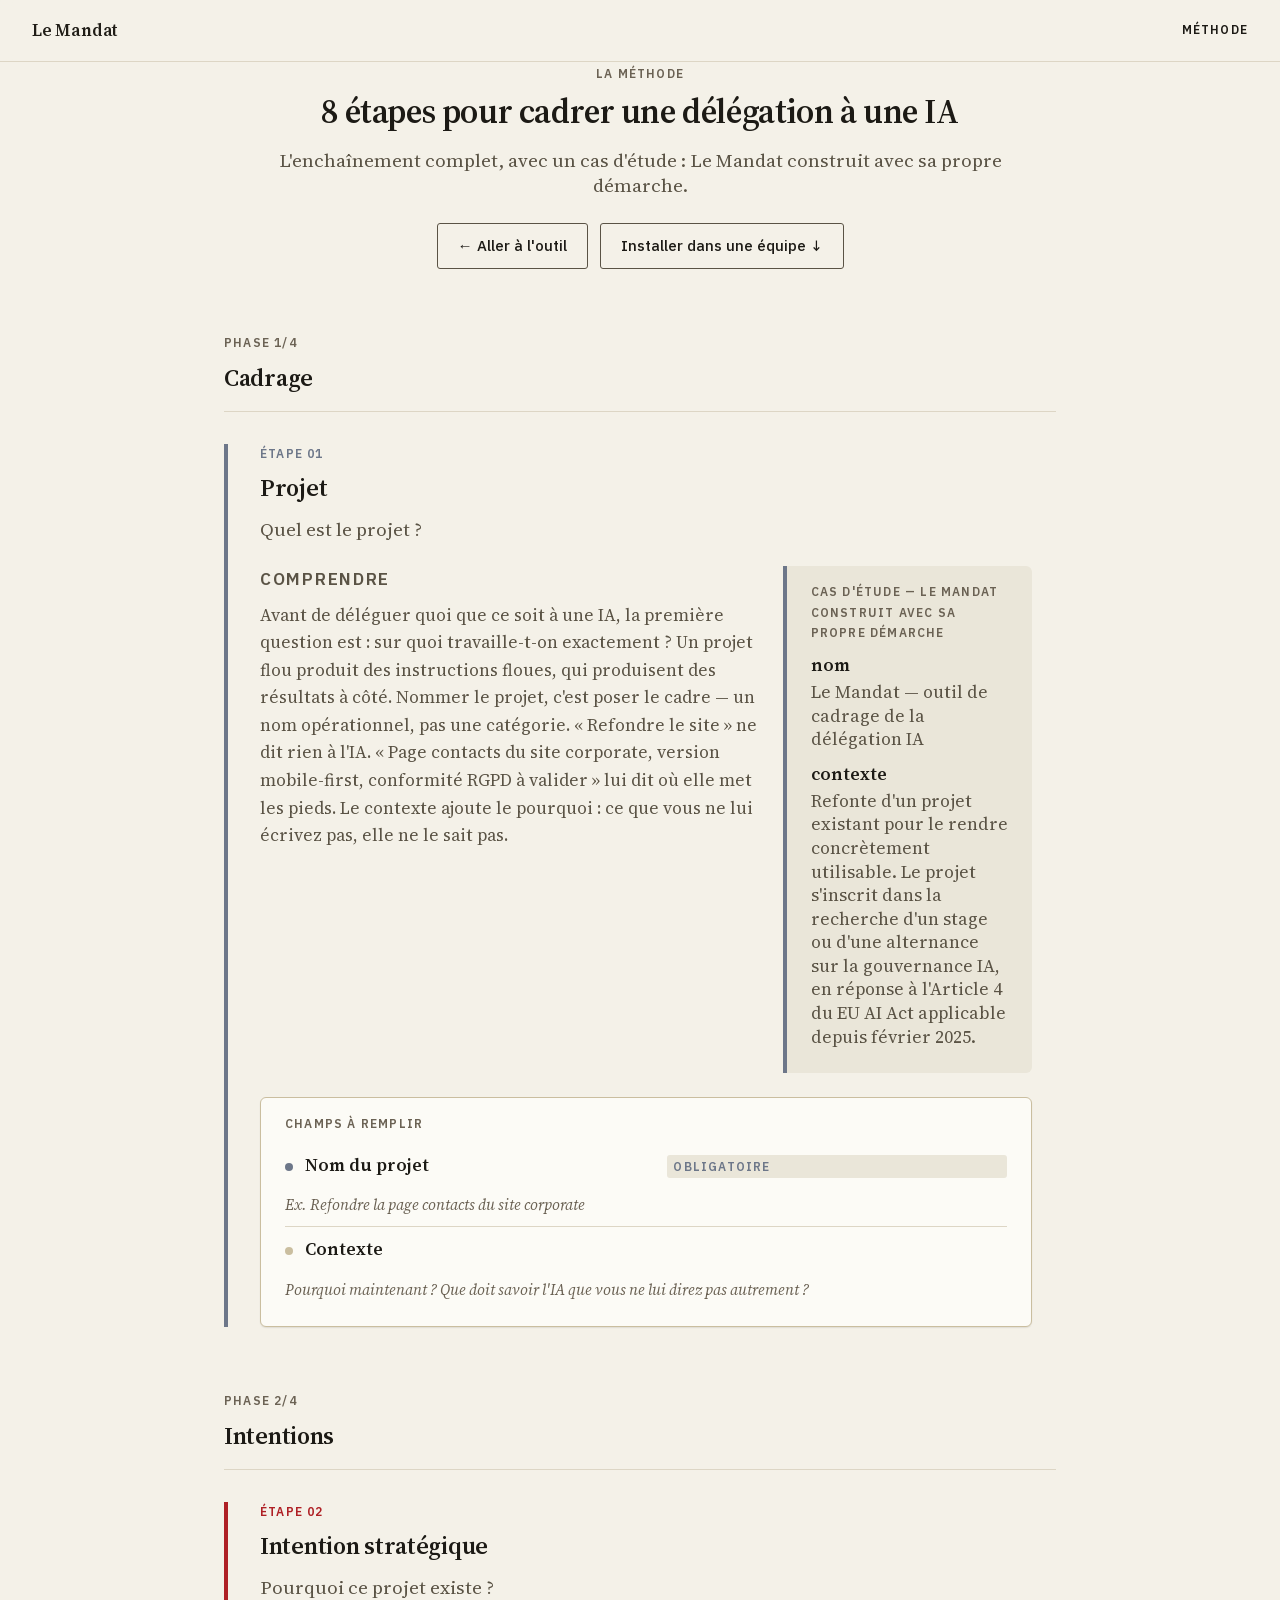
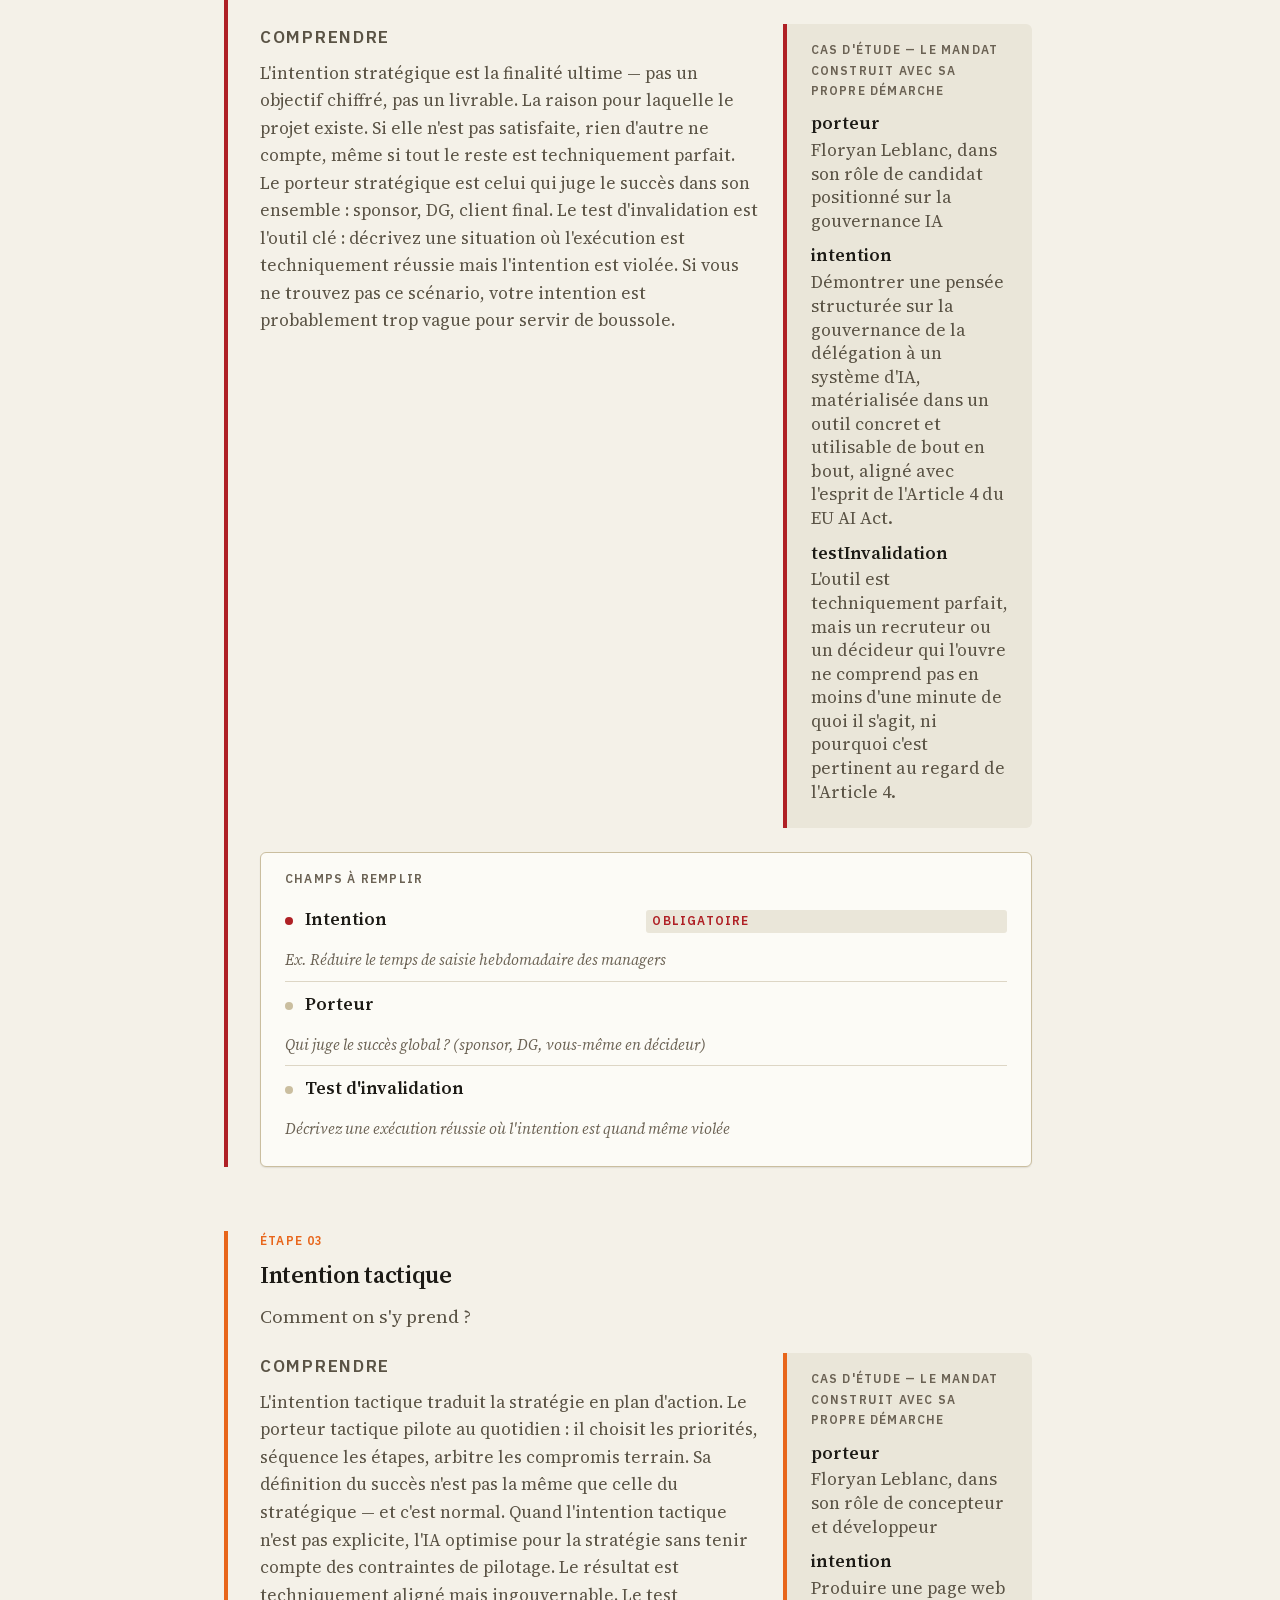
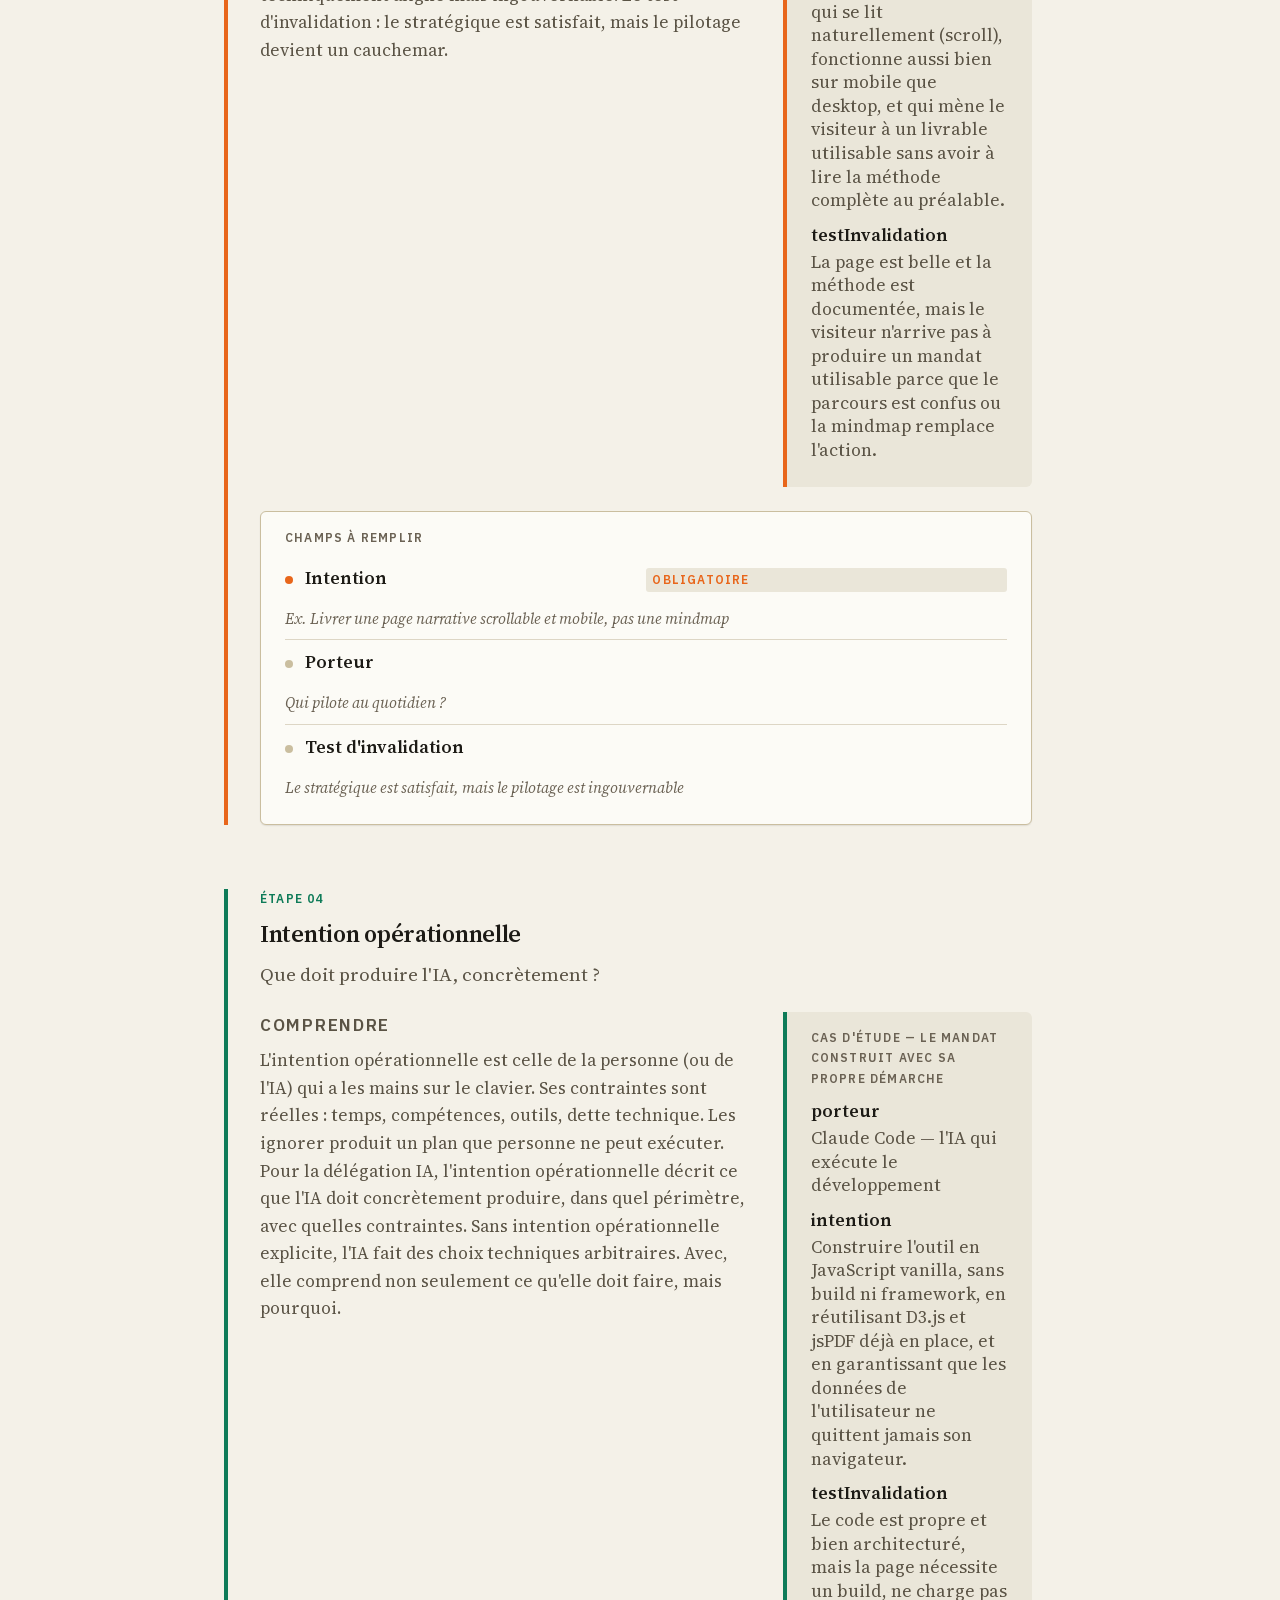
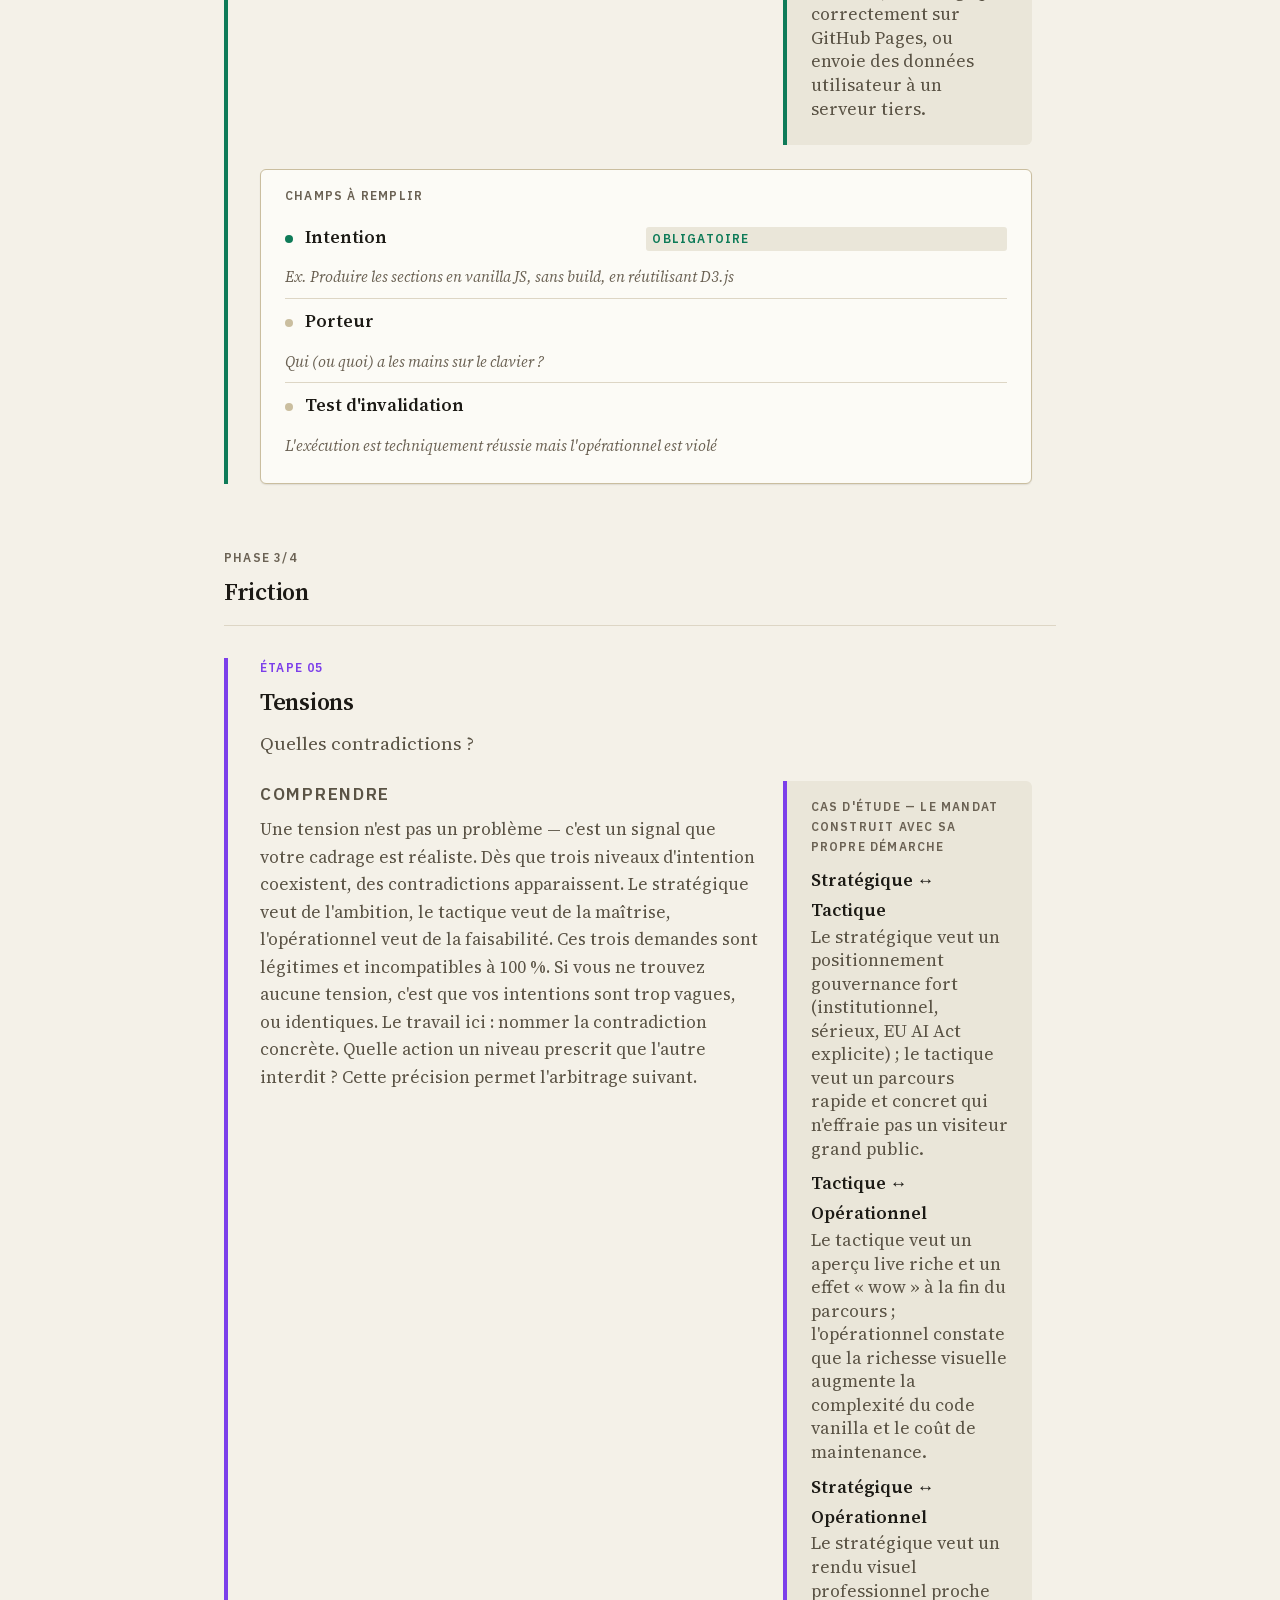
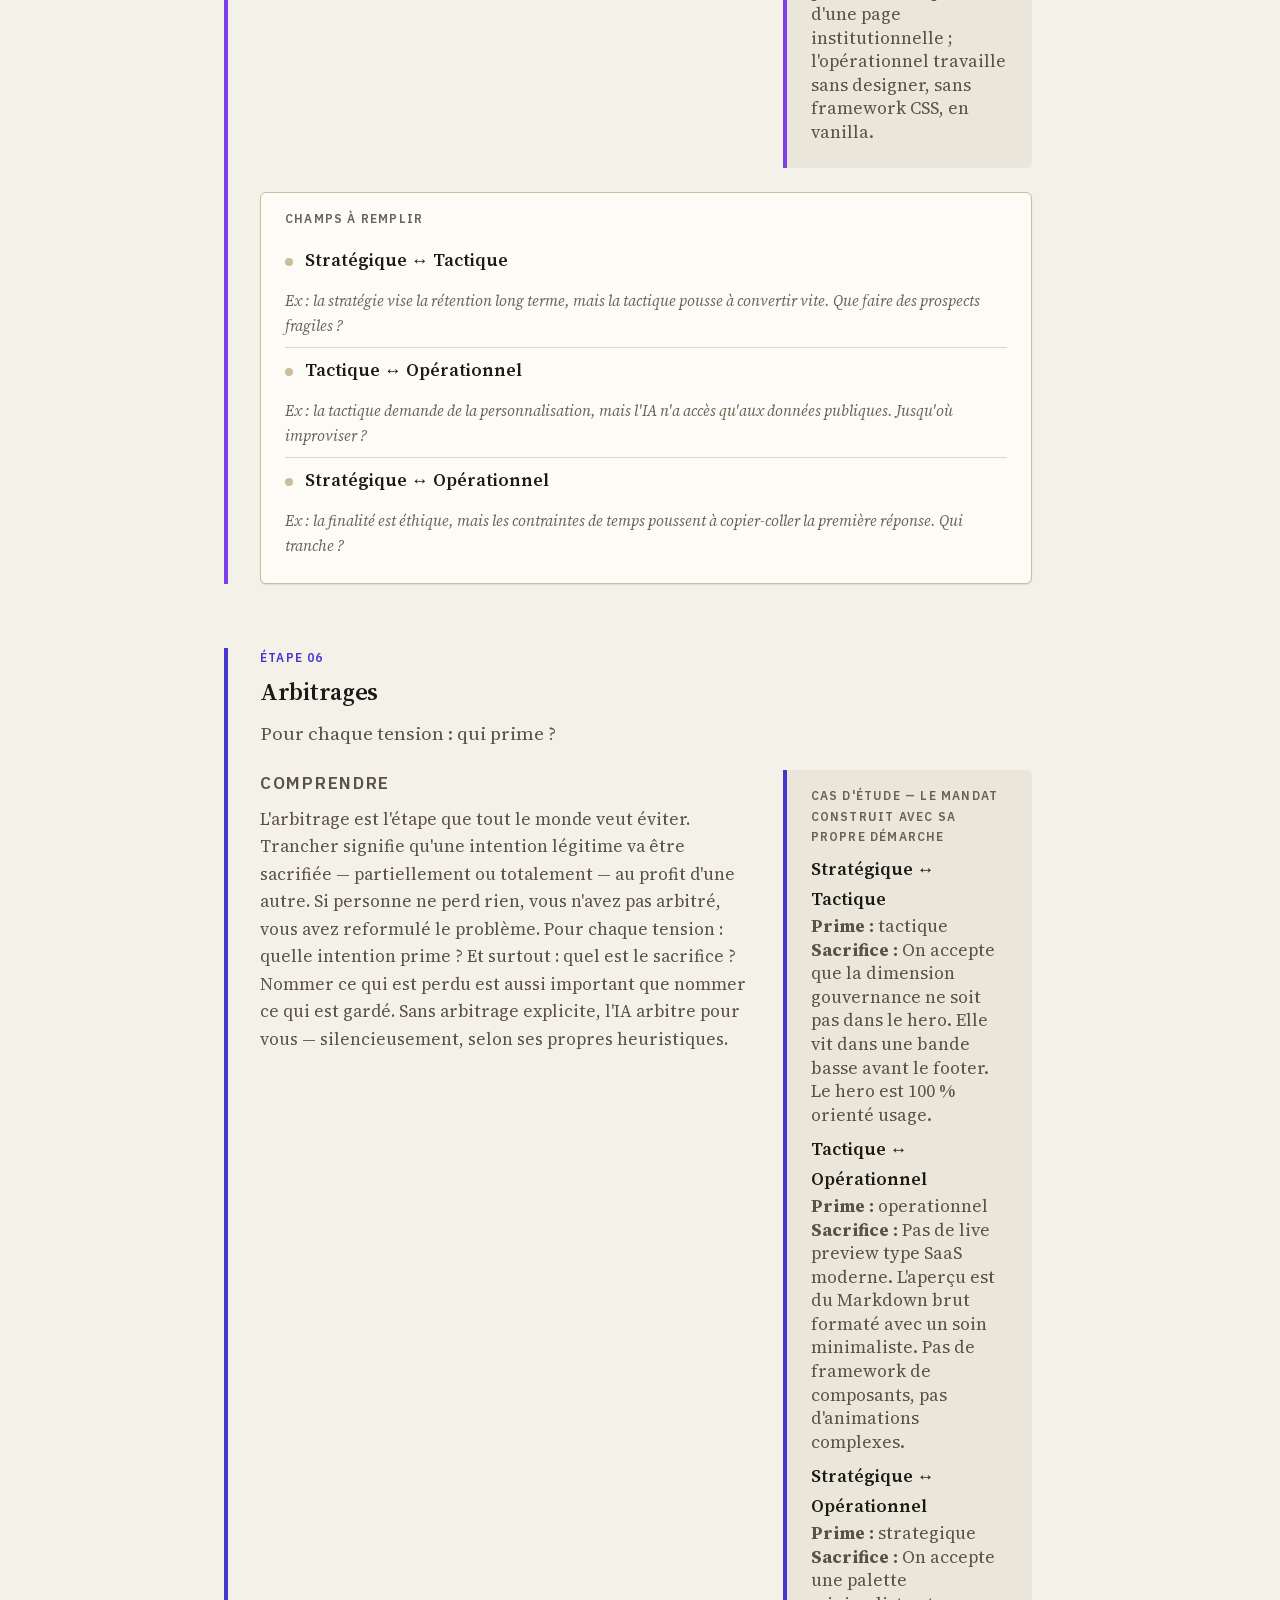
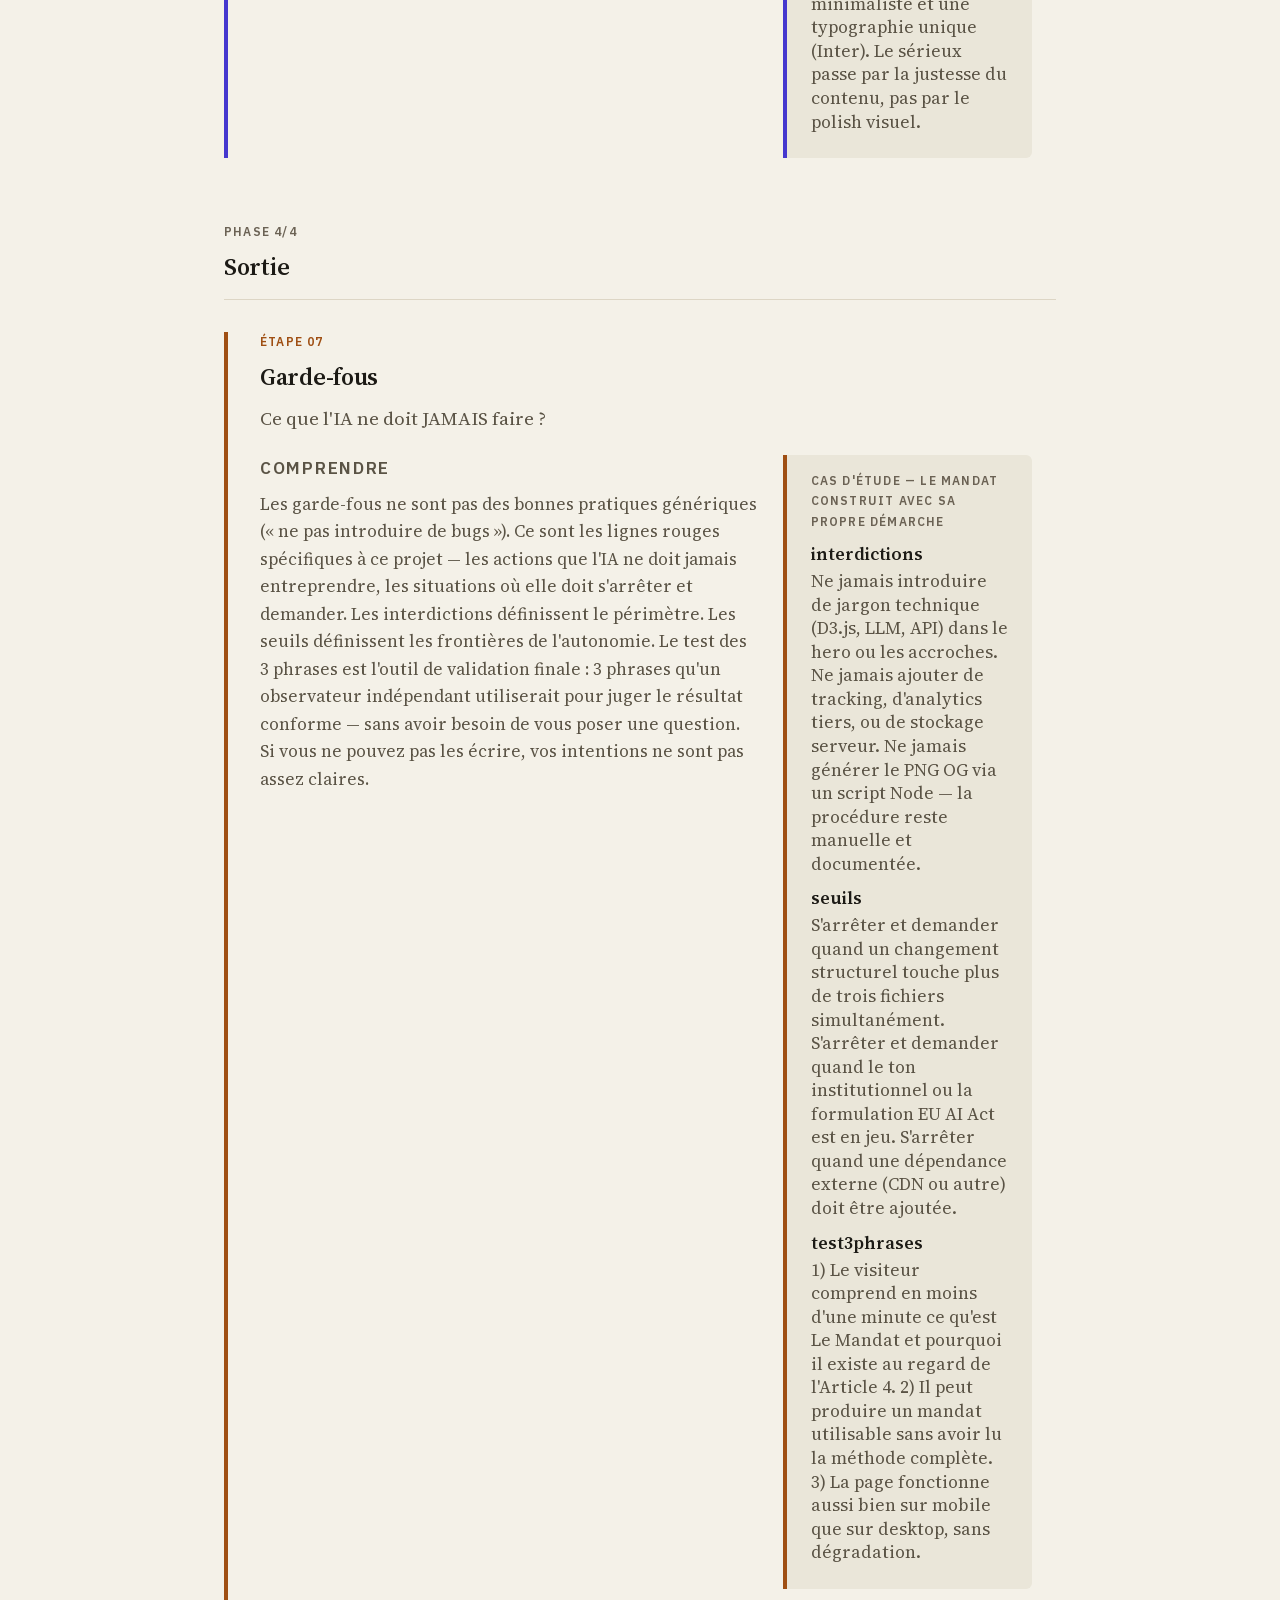
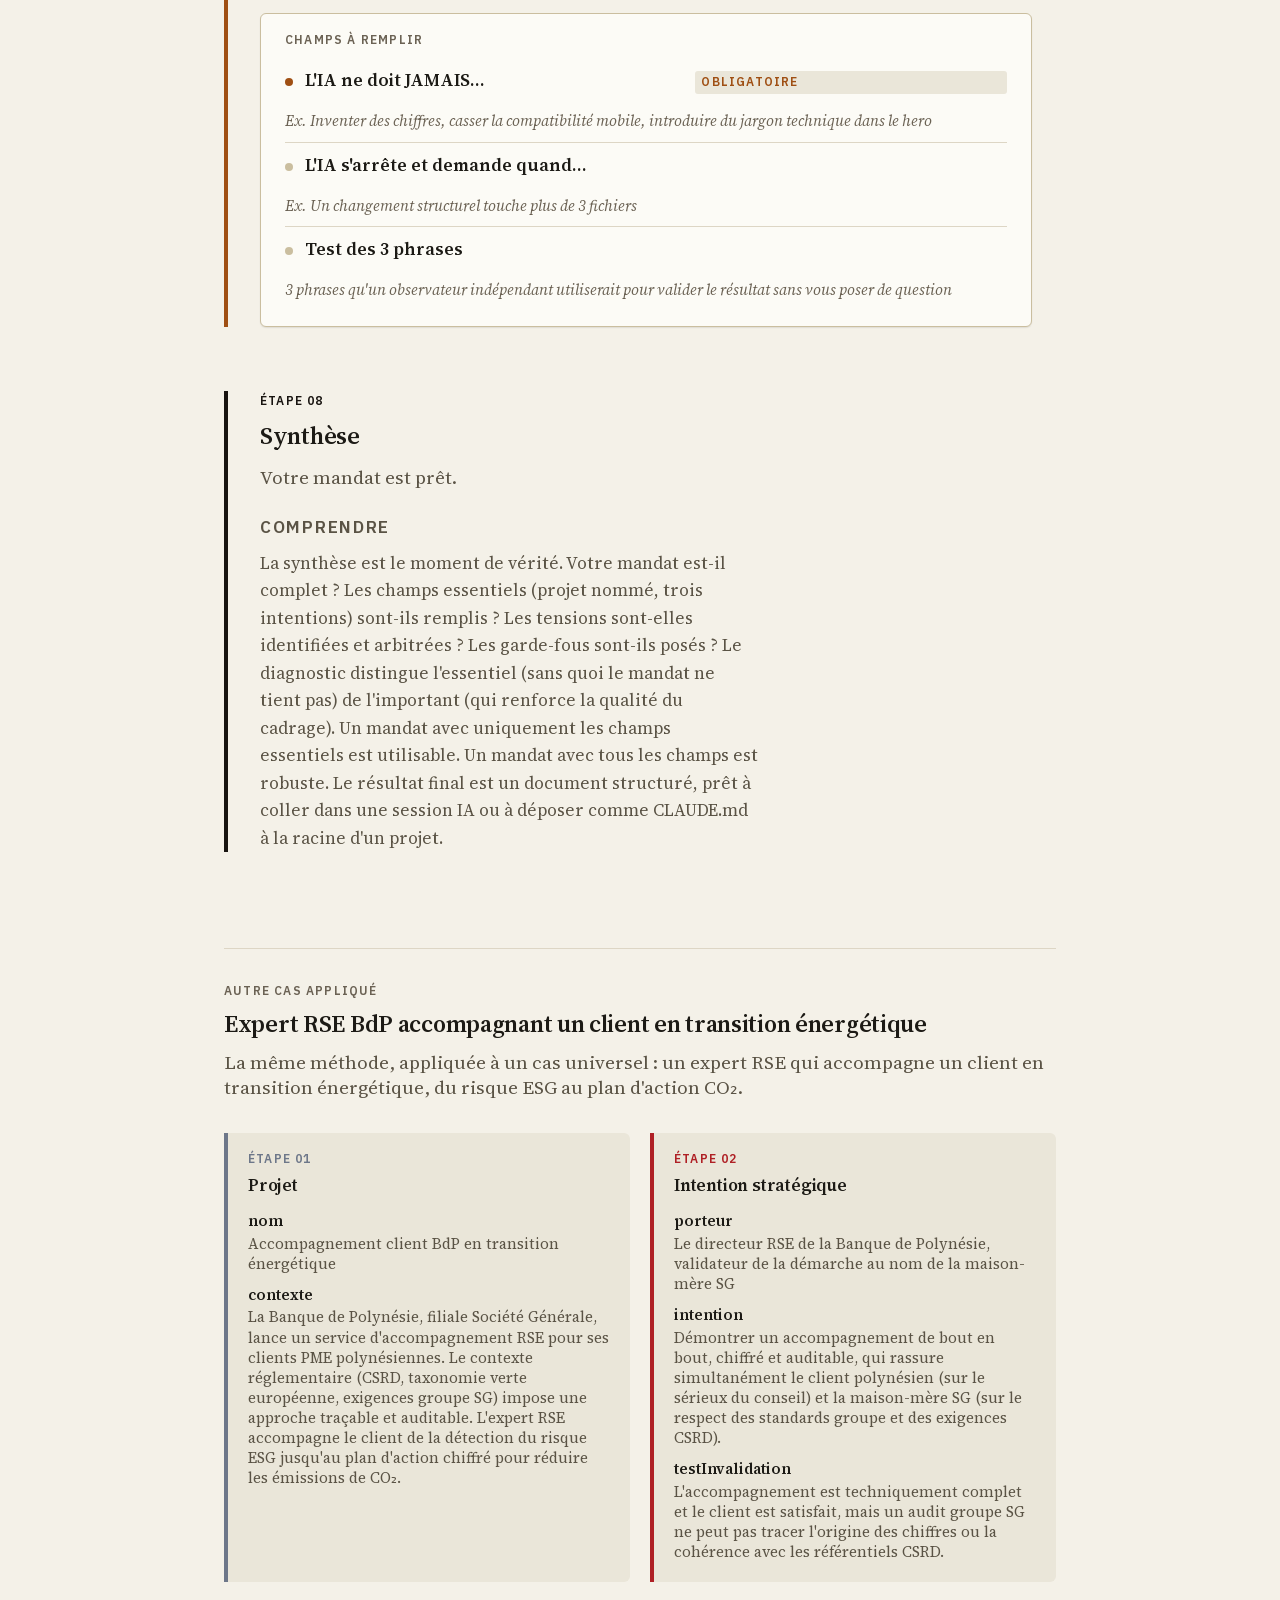
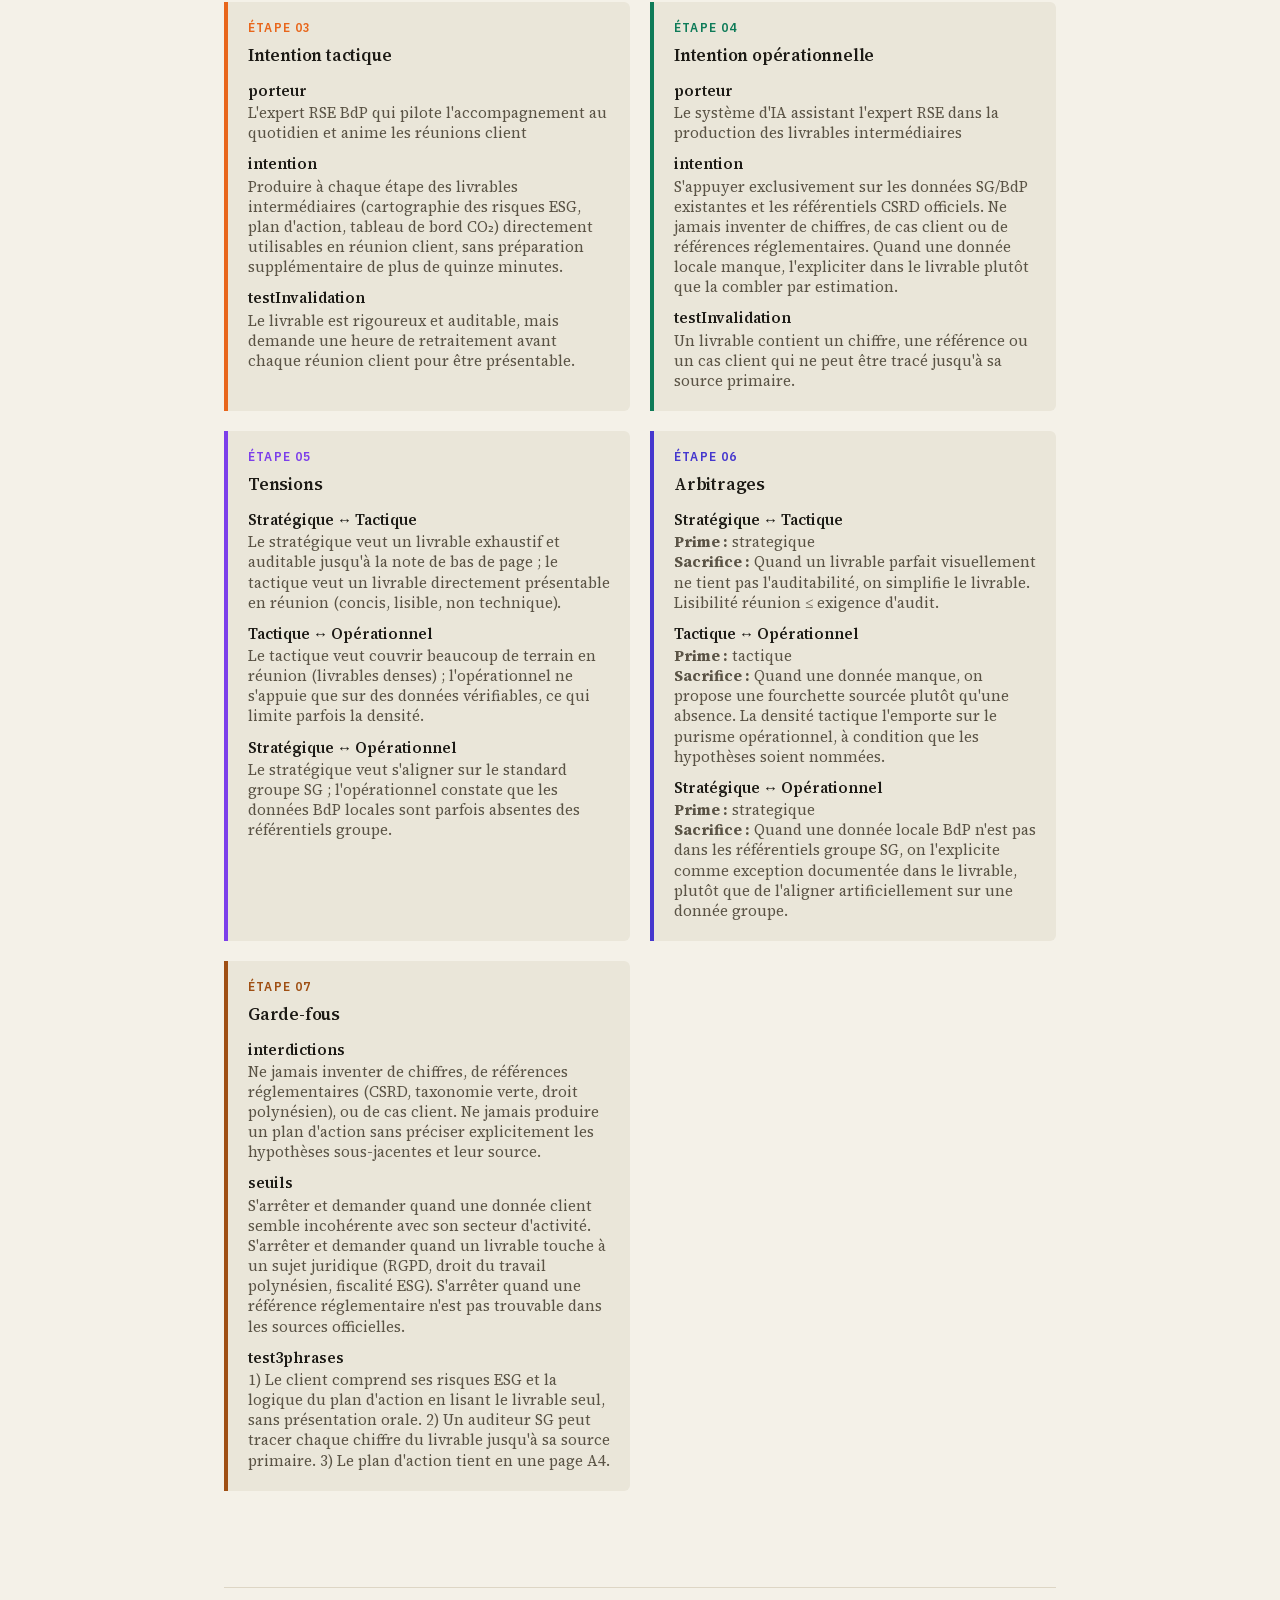
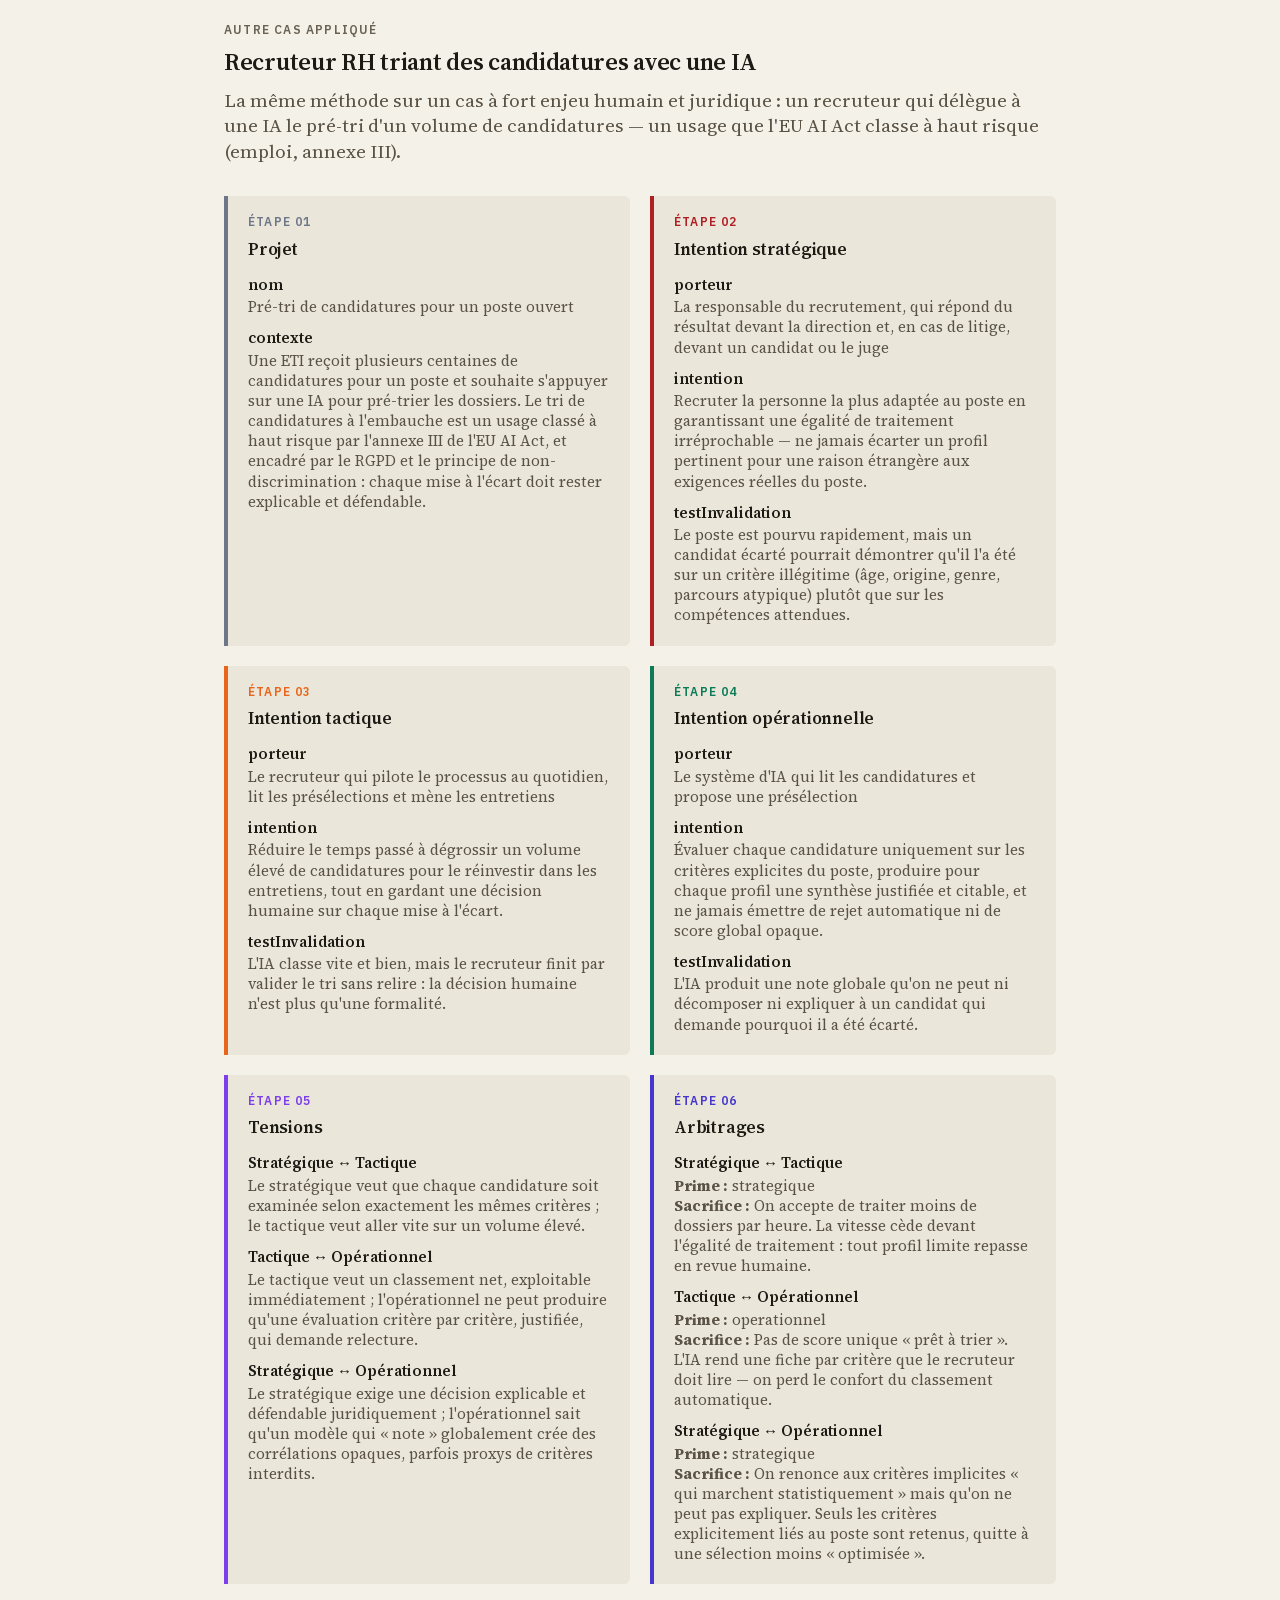
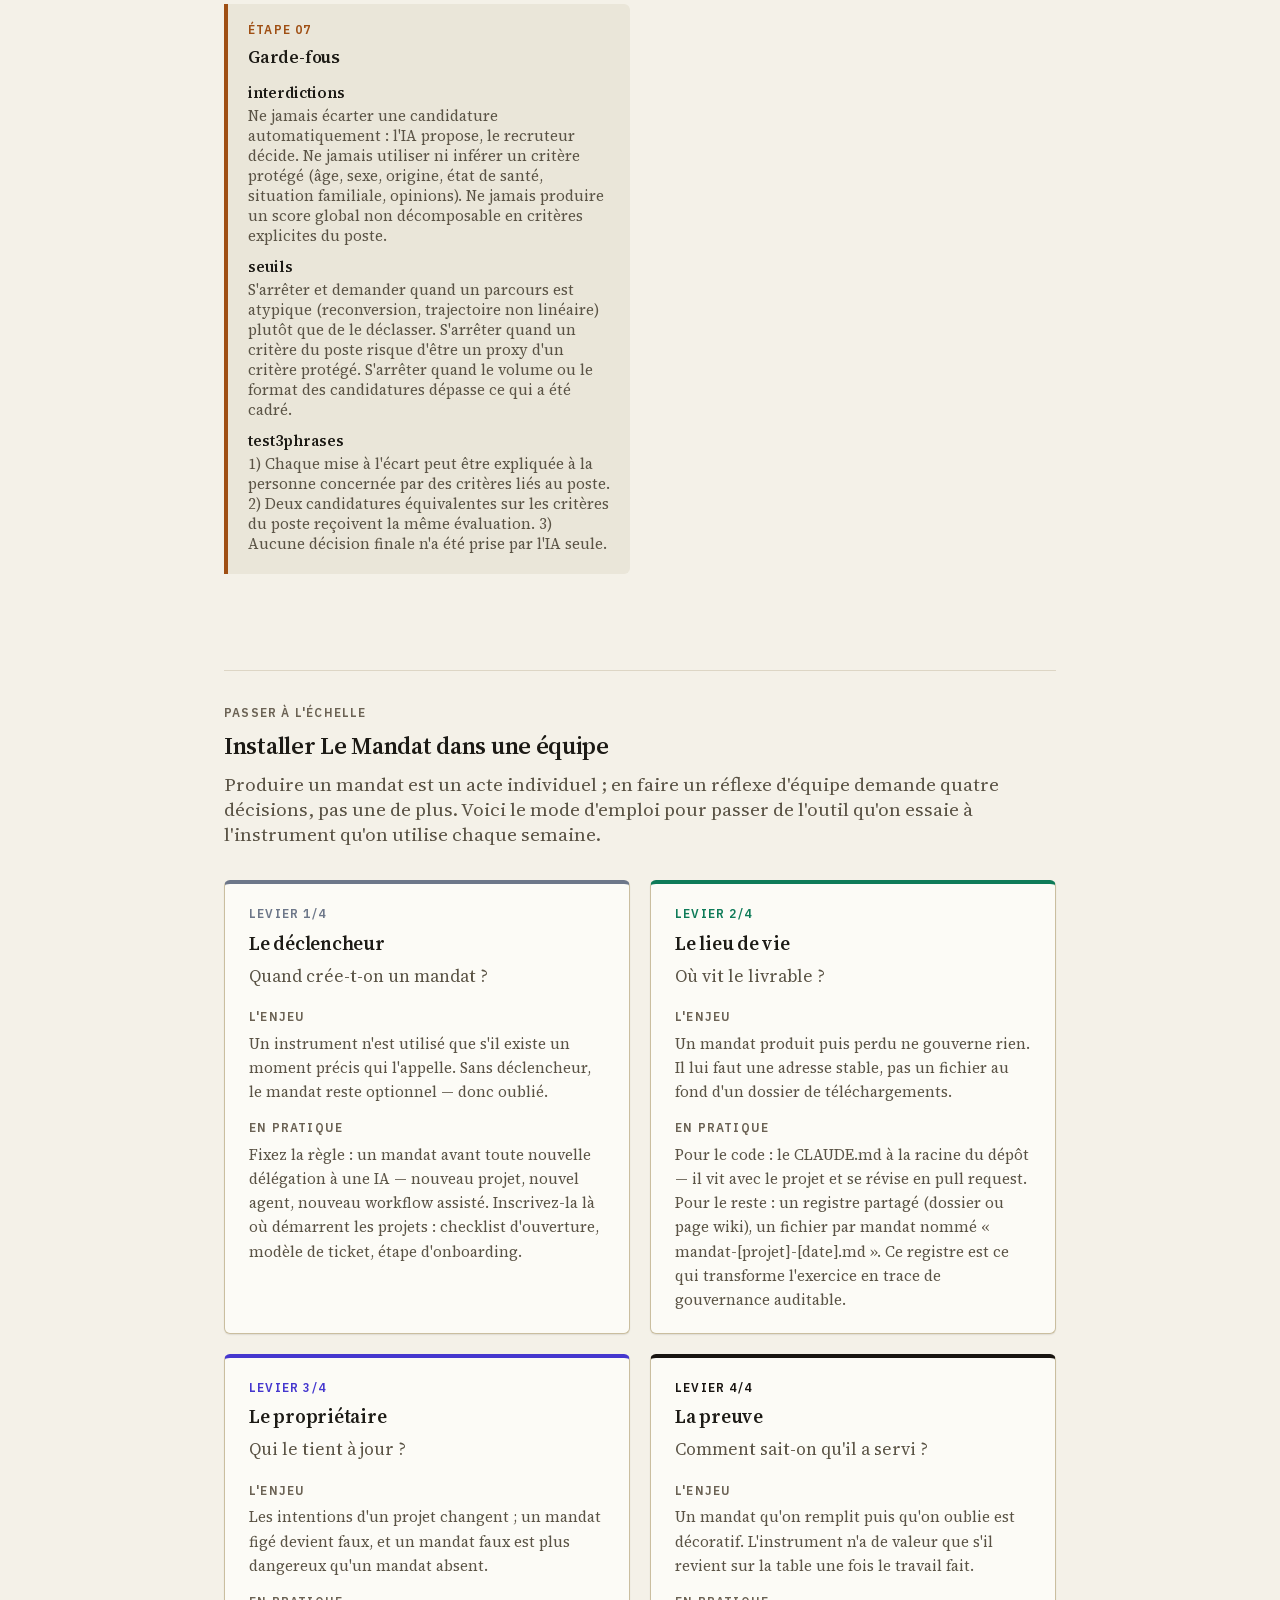
<file: methode.html>
<!DOCTYPE html>
<html lang="fr">
<head>
    <meta charset="UTF-8">
    <meta name="viewport" content="width=device-width, initial-scale=1.0">
    <title>La méthode — Le Mandat</title>
    <meta name="description" content="La méthode complète du Mandat — 8 étapes pour cadrer la délégation à une IA, avec un cas d'étude méta : Le Mandat construit avec sa propre démarche.">
    <link rel="canonical" href="https://florycarm-a11y.github.io/le-mandat/methode.html">
    <link rel="icon" href="data:image/svg+xml,<svg xmlns='http://www.w3.org/2000/svg' viewBox='0 0 100 100'><text y='.9em' font-size='90'>📋</text></svg>">

    <!-- Open Graph -->
    <meta property="og:title" content="La méthode — Le Mandat">
    <meta property="og:description" content="La méthode complète : 8 étapes pour cadrer la délégation à une IA, avec un cas d'étude.">
    <meta property="og:type" content="article">
    <meta property="og:url" content="https://florycarm-a11y.github.io/le-mandat/methode.html">
    <meta property="og:image" content="https://florycarm-a11y.github.io/le-mandat/assets/og-cover.png">

    <!-- Polices auto-hébergées : voir css/tokens.css -->
    <link rel="stylesheet" href="css/tokens.css">
    <link rel="stylesheet" href="css/style.css">
    <link rel="stylesheet" href="css/methode.css">
</head>
<body class="page-methode">
    <a href="#main-content" class="skip-link">Passer au contenu</a>

    <nav class="nav" aria-label="Navigation principale">
        <a class="nav__logo" href="./">Le Mandat</a>
        <a class="nav__methode-link nav__methode-link--active" aria-current="page" href="methode.html">Méthode</a>
    </nav>

    <header class="methode-hero">
        <p class="methode-hero__pretitre">La méthode</p>
        <h1 class="methode-hero__title">8 étapes pour cadrer une délégation à une IA</h1>
        <p class="methode-hero__subtitle">L'enchaînement complet, avec un cas d'étude : Le Mandat construit avec sa propre démarche.</p>
        <div class="methode-hero__actions">
            <a class="methode-hero__cta" href="./">← Aller à l'outil</a>
            <a class="methode-hero__cta" href="#installer-en-equipe">Installer dans une équipe ↓</a>
        </div>
    </header>

    <main id="main-content">
        <div id="methode-sections"></div>
        <div id="methode-autre-cas"></div>
        <div id="methode-installation"></div>
    </main>

    <footer class="footer">
        <p>Le Mandat — un instrument de littératie IA par <a href="https://florycarm-a11y.github.io/PORTFOLIO/" target="_blank" rel="noopener noreferrer">Floryan Leblanc</a></p>
        <nav class="footer__links" aria-label="Liens">
            <a class="footer__link" href="./">L'outil</a>
            <a class="footer__link" href="https://florycarm-a11y.github.io/PORTFOLIO/" target="_blank" rel="noopener noreferrer">Portfolio</a>
            <a class="footer__link" href="https://github.com/florycarm-a11y/le-mandat" target="_blank" rel="noopener noreferrer">GitHub</a>
            <a class="footer__link" href="https://www.linkedin.com/in/fleblanc17" target="_blank" rel="noopener noreferrer">LinkedIn</a>
        </nav>
    </footer>

    <script src="js/methode.js" defer></script>
</body>
</html>
</file>
<file: css/tokens.css>
/* ============================================================
   LE MANDAT — SYSTÈME DE TOKENS
   Source de vérité visuelle : le-mandat-guide-identite.html

   Deux couches :
   · FONDATIONS  (--found-*)               base sobre et durable
   · SURFACE     (--mandat-* / --step-*)   couche d'identité
   ============================================================ */

/* ============================================================ POLICES
   Auto-hébergées dans /fonts/ — fichiers .woff2 récupérés depuis
   Google Fonts (sous-ensembles latin + latin-ext suffisent pour
   le français). Source Serif 4 et IBM Plex Sans sont servis en
   variable wght : un fichier couvre toutes les graisses 400..700.
   ============================================================ */

/* Source Serif 4 — sérif (titres, corps) */
@font-face {
  font-family: 'Source Serif 4';
  font-style: normal;
  font-weight: 100 900;
  font-display: swap;
  src: url('../fonts/source-serif-4-roman-latin.woff2') format('woff2');
  unicode-range: U+0000-00FF, U+0131, U+0152-0153, U+02BB-02BC, U+02C6, U+02DA, U+02DC, U+0304, U+0308, U+0329, U+2000-206F, U+20AC, U+2122, U+2191, U+2193, U+2212, U+2215, U+FEFF, U+FFFD;
}
@font-face {
  font-family: 'Source Serif 4';
  font-style: normal;
  font-weight: 100 900;
  font-display: swap;
  src: url('../fonts/source-serif-4-roman-latin-ext.woff2') format('woff2');
  unicode-range: U+0100-02BA, U+02BD-02C5, U+02C7-02CC, U+02CE-02D7, U+02DD-02FF, U+0304, U+0308, U+0329, U+1D00-1DBF, U+1E00-1E9F, U+1EF2-1EFF, U+2020, U+20A0-20AB, U+20AD-20C0, U+2113, U+2C60-2C7F, U+A720-A7FF;
}
@font-face {
  font-family: 'Source Serif 4';
  font-style: italic;
  font-weight: 100 900;
  font-display: swap;
  src: url('../fonts/source-serif-4-italic-latin.woff2') format('woff2');
  unicode-range: U+0000-00FF, U+0131, U+0152-0153, U+02BB-02BC, U+02C6, U+02DA, U+02DC, U+0304, U+0308, U+0329, U+2000-206F, U+20AC, U+2122, U+2191, U+2193, U+2212, U+2215, U+FEFF, U+FFFD;
}
@font-face {
  font-family: 'Source Serif 4';
  font-style: italic;
  font-weight: 100 900;
  font-display: swap;
  src: url('../fonts/source-serif-4-italic-latin-ext.woff2') format('woff2');
  unicode-range: U+0100-02BA, U+02BD-02C5, U+02C7-02CC, U+02CE-02D7, U+02DD-02FF, U+0304, U+0308, U+0329, U+1D00-1DBF, U+1E00-1E9F, U+1EF2-1EFF, U+2020, U+20A0-20AB, U+20AD-20C0, U+2113, U+2C60-2C7F, U+A720-A7FF;
}

/* IBM Plex Sans — sans (méta, UI, code) */
@font-face {
  font-family: 'IBM Plex Sans';
  font-style: normal;
  font-weight: 100 700;
  font-display: swap;
  src: url('../fonts/ibm-plex-sans-latin.woff2') format('woff2');
  unicode-range: U+0000-00FF, U+0131, U+0152-0153, U+02BB-02BC, U+02C6, U+02DA, U+02DC, U+0304, U+0308, U+0329, U+2000-206F, U+20AC, U+2122, U+2191, U+2193, U+2212, U+2215, U+FEFF, U+FFFD;
}
@font-face {
  font-family: 'IBM Plex Sans';
  font-style: normal;
  font-weight: 100 700;
  font-display: swap;
  src: url('../fonts/ibm-plex-sans-latin-ext.woff2') format('woff2');
  unicode-range: U+0100-02BA, U+02BD-02C5, U+02C7-02CC, U+02CE-02D7, U+02DD-02FF, U+0304, U+0308, U+0329, U+1D00-1DBF, U+1E00-1E9F, U+1EF2-1EFF, U+2020, U+20A0-20AB, U+20AD-20C0, U+2113, U+2C60-2C7F, U+A720-A7FF;
}

/* ============================================================ TOKENS */
:root {

  /* ---------- COUCHE 1 — FONDATIONS ------------------------ */

  /* Surfaces — crème pâle du récap */
  --found-surface:         #F4F1E8;  /* fond général                   */
  --found-surface-raised:  #FCFBF6;  /* cartes, éléments posés         */
  --found-surface-sunken:  #EAE6D9;  /* zones de phase, encarts        */

  /* Encre — quasi-noir chaud */
  --found-ink:             #1C1A15;  /* texte principal   15,4:1       */
  --found-ink-soft:        #5A5345;  /* texte secondaire   6,7:1       */
  --found-ink-faint:       #6B6254;  /* méta, légendes     5,3:1       */

  /* Filets */
  --found-line:            #DDD6C5;  /* séparateurs décoratifs         */
  --found-line-strong:     #CABE9F;  /* bord de carte, contour de nœud */

  /* Familles */
  --found-font-serif: 'Source Serif 4', 'Iowan Old Style', Georgia, 'Times New Roman', serif;
  --found-font-sans:  'IBM Plex Sans', 'Helvetica Neue', Arial, sans-serif;

  /* Échelle typographique */
  --found-text-display: 2.75rem;
  --found-text-h1:      2.125rem;
  --found-text-h2:      1.5rem;
  --found-text-h3:      1.1875rem;
  --found-text-lead:    1.1875rem;
  --found-text-body:    1.0625rem;
  --found-text-small:   0.9375rem;
  --found-text-micro:   0.75rem;

  /* Interlignes */
  --found-leading-tight: 1.16;
  --found-leading-snug:  1.34;
  --found-leading-body:  1.62;

  /* Graisses */
  --found-weight-regular:  400;
  --found-weight-medium:   500;
  --found-weight-semibold: 600;
  --found-weight-bold:     700;

  /* Interlettrage */
  --found-tracking-label: 0.10em;
  --found-tracking-tight: -0.012em;

  /* Espacements — échelle 4 px */
  --found-space-1: 4px;   --found-space-2: 8px;
  --found-space-3: 12px;  --found-space-4: 16px;
  --found-space-5: 24px;  --found-space-6: 32px;
  --found-space-7: 48px;  --found-space-8: 64px;
  --found-space-9: 96px;

  /* Rayons */
  --found-radius-control: 3px;
  --found-radius-card:    6px;
  --found-radius-pill:    999px;

  /* Ombre — minime ; le relief vient du filet et de la valeur */
  --found-shadow-card: 0 1px 2px rgba(28,26,21,.05), 0 1px 1px rgba(28,26,21,.04);

  /* Mise en page */
  --found-wrap:    1120px;
  --found-measure: 68ch;

  /* ---------- COUCHE 2 — SURFACE --------------------------- */

  /* Accent structurel — quasi-noir. Le système est monochrome
     pour tout ce qui relève de la structure (marque, action,
     focus) ; la couleur est réservée aux huit étapes. */
  --mandat-accent:        #201D17;
  --mandat-accent-strong: #14110D;  /* survol / pressé        */
  --mandat-accent-tint:   #ECE8DC;  /* fond pâle d'appui      */
  --mandat-accent-on:     #F7F4EA;  /* texte sur aplat accent */
  --mandat-focus:         #201D17;  /* anneau de focus        */

  /* Les 8 couleurs d'étape — relevées sur le récap verrouillé.
     Une couleur par étape (pas par phase). Chaque étape a sa
     teinte (nœud) et son encre (texte sur crème, >= 4,5:1). */
  --step-01: #6D7789;  --step-01-ink: #616A7A;  /* Le projet   */
  --step-02: #AF2025;  --step-02-ink: #AF2025;  /* Stratégie   */
  --step-03: #E8661B;  --step-03-ink: #AE4C14;  /* Tactique    */
  --step-04: #0E7B58;  --step-04-ink: #0E7755;  /* Opération   */
  --step-05: #7C3FEA;  --step-05-ink: #7C3FEA;  /* Tensions    */
  --step-06: #4537CE;  --step-06-ink: #4537CE;  /* Arbitrages  */
  --step-07: #9F4F13;  --step-07-ink: #9F4F13;  /* Garde-fous  */
  --step-08: #181410;  --step-08-ink: #181410;  /* Synthèse    */

  /* Regroupement structurel des phases (aucune couleur propre) :
     Phase 1 Cadrage    = étape 1
     Phase 2 Intentions = étapes 2 · 3 · 4
     Phase 3 Friction   = étapes 5 · 6
     Phase 4 Sortie     = étapes 7 · 8 */
}
</file>
<file: css/style.css>
/* ========================================
   Le Mandat — Styles
   ======================================== */

/* --- Reset --- */
*, *::before, *::after {
    margin: 0;
    padding: 0;
    box-sizing: border-box;
}

/* --- Accessibility : focus visible global --- */
:focus-visible {
    outline: 2px solid var(--etape-color, var(--found-ink));
    outline-offset: 2px;
}

/* --- Variables locales ---
   Toutes les couleurs et la typographie viennent de css/tokens.css.
   Ce :root ne contient plus que les variables de mise en page propres
   à ce site (espacements, largeur de colonne, durée de transition,
   flou de la nav) — celles que le guide ne fixe pas. */
:root {
    --spacing-xs: 0.5rem;
    --spacing-sm: 1rem;
    --spacing-md: 2rem;
    --spacing-lg: 3rem;
    --spacing-xl: 4rem;
    --radius-sm: var(--found-radius-control);
    --radius-md: var(--found-radius-card);
    --radius-lg: var(--found-radius-card);
    --content-width: 760px;
    --transition: 0.15s ease;
    --blur-nav: 6px;
}

/* --- Skip link --- */
.skip-link {
    position: absolute;
    top: -100%;
    left: 0;
    padding: 0.75rem 1.5rem;
    background: var(--found-ink);
    color: var(--found-surface);
    font-weight: 700;
    z-index: 200;
}

.skip-link:focus {
    top: 0;
}

/* --- Base --- */
html {
    scroll-behavior: smooth;
    scroll-padding-top: 80px;
}

body {
    background-color: var(--found-surface);
    color: var(--found-ink);
    font-family: var(--found-font-serif);
    font-size: clamp(1rem, 0.95rem + 0.25vw, 1.1rem);
    line-height: 1.7;
}

a {
    color: inherit;
    text-decoration: underline;
    text-decoration-color: var(--found-line);
    text-underline-offset: 2px;
    transition: text-decoration-color var(--transition);
}

a:hover {
    text-decoration-color: currentColor;
}

/* --- Nav --- */
.nav {
    position: fixed;
    top: 0;
    left: 0;
    width: 100%;
    display: flex;
    align-items: center;
    justify-content: space-between;
    padding: var(--spacing-sm) var(--spacing-md);
    background: color-mix(in srgb, var(--found-surface) 92%, transparent);
    backdrop-filter: blur(var(--blur-nav));
    -webkit-backdrop-filter: blur(var(--blur-nav));
    border-bottom: 1px solid var(--found-line);
    z-index: 100;
}

.nav__logo {
    font-family: var(--found-font-serif);
    font-size: var(--found-text-body);
    font-weight: var(--found-weight-semibold);
    letter-spacing: var(--found-tracking-tight);
    text-decoration: none;
    color: var(--mandat-accent);
}

.nav__methode-link {
    font-family: var(--found-font-sans);
    font-size: var(--found-text-micro);
    font-weight: var(--found-weight-semibold);
    letter-spacing: var(--found-tracking-label);
    text-transform: uppercase;
    color: var(--found-ink-soft);
    text-decoration: none;
}

.nav__methode-link:hover,
.nav__methode-link--active {
    color: var(--found-ink);
}

.nav__toggle-wrapper {
    display: flex;
    align-items: center;
}

.nav__toggle {
    display: flex;
    align-items: center;
    gap: 0;
    border: 1px solid var(--found-line);
    border-radius: var(--radius-md);
    background: var(--found-surface-raised);
    padding: 2px;
    cursor: pointer;
    font-family: inherit;
}

.nav__toggle-option {
    padding: 6px 14px;
    font-size: 0.8rem;
    font-weight: 500;
    border-radius: 6px;
    color: var(--found-ink-faint);
    transition: all var(--transition);
    user-select: none;
}

.nav__toggle-option--active {
    background: var(--found-ink);
    color: var(--found-surface);
}

/* --- Hero --- */
.hero {
    max-width: var(--content-width);
    margin: 0 auto;
    padding: calc(80px + var(--spacing-xl)) var(--spacing-md) var(--spacing-xl);
    text-align: center;
}

.hero__title {
    font-family: var(--found-font-serif);
    font-size: clamp(2rem, 1.5rem + 2.5vw, var(--found-text-display));
    font-weight: var(--found-weight-semibold);
    letter-spacing: var(--found-tracking-tight);
    line-height: var(--found-leading-tight);
    margin-bottom: var(--spacing-sm);
}

.hero__subtitle {
    font-size: clamp(1.1rem, 1rem + 0.5vw, var(--found-text-lead));
    color: var(--found-ink-soft);
    max-width: 600px;
    margin: 0 auto var(--spacing-md);
    line-height: var(--found-leading-snug);
}

.hero__actions {
    display: flex;
    gap: var(--spacing-sm);
    justify-content: center;
    flex-wrap: wrap;
    margin-bottom: var(--spacing-lg);
}

.hero__cta {
    display: inline-block;
    padding: 12px 22px;
    border: 1px solid transparent;
    border-radius: var(--found-radius-control);
    font-family: var(--found-font-sans);
    font-size: var(--found-text-small);
    font-weight: var(--found-weight-medium);
    line-height: 1;
    text-decoration: none;
    cursor: pointer;
    transition: background var(--transition), color var(--transition), border-color var(--transition);
}

.hero__cta--primary {
    background: var(--mandat-accent);
    color: var(--mandat-accent-on);
}

.hero__cta--primary:hover {
    background: var(--mandat-accent-strong);
}

.hero__cta--secondary {
    background: transparent;
    border-color: var(--found-ink-soft);
    color: var(--found-ink);
}

.hero__cta--secondary:hover {
    background: var(--found-surface-sunken);
}

.hero__context {
    font-size: var(--found-text-body);
    color: var(--found-ink-soft);
    line-height: var(--found-leading-body);
    max-width: 580px;
    margin: 0 auto var(--spacing-md);
}

.hero__aside {
    max-width: 560px;
    margin: 0 auto;
    padding: var(--spacing-sm) var(--spacing-md);
    background: var(--found-surface-sunken);
    border-radius: var(--radius-md);
    border-left: 3px solid var(--found-ink-faint);
    font-size: 0.9rem;
    color: var(--found-ink-soft);
    text-align: left;
}

/* --- Overview: Mindmap + Progress bar --- */
.overview {
    padding: var(--spacing-md);
    max-width: 100%;
}

.overview__mindmap {
    width: 100%;
    height: 420px;
    position: relative;
}

.overview__mindmap svg {
    width: 100%;
    height: 100%;
    cursor: grab;
}

.overview__mindmap svg:active {
    cursor: grabbing;
}

.overview__progress {
    display: none;
    overflow-x: auto;
    white-space: nowrap;
    padding: var(--spacing-xs) var(--spacing-sm);
    gap: 2px;
    -webkit-overflow-scrolling: touch;
}

.progress__step {
    display: inline-flex;
    align-items: center;
    justify-content: center;
    width: 36px;
    height: 36px;
    border-radius: 50%;
    font-size: 0.75rem;
    font-weight: 600;
    border: 2px solid var(--found-line);
    background: var(--found-surface-raised);
    color: var(--found-ink-faint);
    cursor: pointer;
    transition: all var(--transition);
    flex-shrink: 0;
    text-decoration: none;
}

.progress__step--active {
    border-color: var(--found-ink);
    color: var(--found-surface);
    background: var(--found-ink);
}

/* --- Sections --- */
.etape {
    max-width: var(--content-width);
    margin: 0 auto;
    padding: var(--spacing-xl) var(--spacing-md);
    border-top: 1px solid var(--found-line);
}

.etape__bandeau {
    padding: var(--spacing-md) var(--spacing-md);
    border-radius: var(--radius-lg);
    margin-bottom: var(--spacing-md);
    color: var(--found-surface);
}

.etape__numero {
    font-size: 0.8rem;
    font-weight: 500;
    text-transform: uppercase;
    letter-spacing: 0.05em;
    opacity: 0.8;
    margin-bottom: var(--spacing-xs);
}

.etape__titre {
    font-size: 1.5rem;
    font-weight: 700;
    line-height: 1.2;
    margin-bottom: var(--spacing-sm);
}

.etape__citation {
    font-style: italic;
    font-size: 0.95rem;
    opacity: 0.85;
    line-height: 1.5;
}

.etape__comprendre {
    margin-bottom: var(--spacing-md);
}

.etape__comprendre-title {
    font-size: 0.85rem;
    font-weight: 600;
    text-transform: uppercase;
    letter-spacing: 0.05em;
    color: var(--found-ink-faint);
    margin-bottom: var(--spacing-sm);
}

.etape__comprendre p {
    color: var(--found-ink-soft);
    margin-bottom: var(--spacing-sm);
}

.etape__comprendre p:last-child {
    margin-bottom: 0;
}

/* --- Case study block --- */
.etape__casestudy {
    padding: var(--spacing-md);
    border-radius: var(--radius-md);
    background: var(--found-surface-sunken);
    border-left: 3px solid var(--found-line);
    margin-bottom: var(--spacing-md);
    transition: opacity var(--transition), max-height 0.4s ease, padding 0.4s ease, margin 0.4s ease;
    overflow: hidden;
}

.etape__casestudy-title {
    font-size: 0.8rem;
    font-weight: 600;
    text-transform: uppercase;
    letter-spacing: 0.05em;
    margin-bottom: var(--spacing-sm);
}

.etape__casestudy-recit {
    font-size: 0.95rem;
    color: var(--found-ink-soft);
    margin-bottom: var(--spacing-sm);
    font-style: italic;
}

.etape__casestudy-reponses {
    list-style: none;
}

.etape__casestudy-reponse {
    padding: var(--spacing-xs) 0;
    border-top: 1px solid var(--found-line);
}

.etape__casestudy-reponse:first-child {
    border-top: none;
}

.etape__casestudy-label {
    font-size: 0.8rem;
    font-weight: 600;
    color: var(--found-ink-faint);
}

.etape__casestudy-value {
    font-size: 0.95rem;
    color: var(--found-ink);
}

/* Hidden state for case study blocks (framework mode) */
body.mode-framework .etape__casestudy {
    opacity: 0;
    max-height: 0;
    padding-top: 0;
    padding-bottom: 0;
    margin-bottom: 0;
    border-width: 0;
}

/* --- Champs --- */
.etape__champs-title {
    font-size: 0.85rem;
    font-weight: 600;
    text-transform: uppercase;
    letter-spacing: 0.05em;
    color: var(--found-ink-faint);
    margin-bottom: var(--spacing-sm);
}

.etape__champs-list {
    list-style: none;
}

.etape__champ {
    display: flex;
    align-items: baseline;
    gap: var(--spacing-xs);
    padding: var(--spacing-xs) 0;
}

.etape__champ-dot {
    width: 8px;
    height: 8px;
    border-radius: 50%;
    flex-shrink: 0;
    margin-top: 6px;
}

.etape__champ-dot--obligatoire {
    background: var(--step-02-ink);
}

.etape__champ-dot--optionnel {
    background: var(--found-ink-faint);
}

.etape__champ-name {
    font-weight: 600;
    font-size: 0.95rem;
}

.etape__champ-badge {
    font-size: 0.7rem;
    padding: 2px 8px;
    border-radius: var(--radius-sm);
    font-weight: 500;
}

.etape__champ-badge--obligatoire {
    background: color-mix(in srgb, var(--step-02) 12%, transparent);
    color: var(--step-02-ink);
}

.etape__champ-badge--optionnel {
    background: var(--found-surface-sunken);
    color: var(--found-ink-faint);
}

.etape__champ-desc {
    font-size: 0.85rem;
    color: var(--found-ink-soft);
    margin-left: calc(8px + var(--spacing-xs));
    margin-bottom: var(--spacing-xs);
}

/* Sub-champs (for tensions/arbitrage nested fields) */
.etape__subgroup {
    margin-top: var(--spacing-sm);
    padding-left: var(--spacing-sm);
    border-left: 2px solid var(--found-line);
}

.etape__subgroup-name {
    font-weight: 600;
    font-size: 0.9rem;
    color: var(--found-ink);
    margin-bottom: var(--spacing-xs);
}

/* --- FAB (floating map button) --- */
.fab-map {
    position: fixed;
    bottom: var(--spacing-md);
    right: var(--spacing-md);
    padding: 10px 18px;
    background: var(--found-ink);
    color: var(--found-surface);
    border: none;
    border-radius: var(--radius-md);
    font-family: inherit;
    font-size: 0.85rem;
    font-weight: 600;
    cursor: pointer;
    z-index: 50;
    opacity: 0;
    pointer-events: none;
    transition: opacity var(--transition);
    box-shadow: 0 2px 12px color-mix(in srgb, var(--found-ink) 15%, transparent);
}

.fab-map--visible {
    opacity: 1;
    pointer-events: auto;
}

/* --- Footer --- */
.footer {
    text-align: center;
    padding: var(--spacing-lg) var(--spacing-md);
    font-size: 0.85rem;
    color: var(--found-ink-faint);
    border-top: 1px solid var(--found-line);
}

.footer__links {
    display: flex;
    justify-content: center;
    gap: var(--spacing-sm);
    margin: var(--spacing-xs) 0;
}

.footer__link {
    color: var(--found-ink-faint);
}

.footer__credit {
    font-size: 0.8rem;
    margin-top: var(--spacing-xs);
}

/* --- Fade-in --- */
.fade-in {
    opacity: 0;
    transform: translateY(16px);
    transition: opacity 0.6s ease-out, transform 0.6s ease-out;
}

.fade-in--visible {
    opacity: 1;
    transform: translateY(0);
}

/* --- Mindmap node styles (inside overview) --- */
.mindmap-link {
    fill: none;
    stroke: var(--found-line-strong);
    stroke-width: 1.5px;
}

.mindmap-node rect {
    stroke-width: 1.5px;
    cursor: pointer;
    transition: filter 0.15s ease;
}

.mindmap-node:hover rect {
    filter: brightness(0.97);
}

.mindmap-node text {
    font-family: inherit;
    pointer-events: none;
    user-select: none;
}

.mindmap-node .mindmap-label {
    font-size: 13px;
    font-weight: 600;
    fill: var(--found-surface);
}

.mindmap-node--active rect {
    stroke-width: 3px;
    filter: brightness(1.08);
}

/* --- Fill mode: nav button --- */
.nav__fill-btn {
    font-family: inherit;
    font-size: 0.8rem;
    font-weight: 600;
    padding: 6px 14px;
    border: 1.5px dashed var(--found-line);
    border-radius: var(--radius-md);
    background: transparent;
    color: var(--found-ink-faint);
    cursor: pointer;
    transition: all var(--transition);
}

.nav__fill-btn:hover {
    border-color: var(--found-ink);
    color: var(--found-ink);
}

.nav__fill-btn--active {
    border-style: solid;
    border-color: var(--found-ink);
    background: var(--found-ink);
    color: var(--found-surface);
}

/* --- Fill mode: hero CTA --- */
.hero__cta--fill {
    border: 1.5px dashed var(--found-ink);
    color: var(--found-ink);
}

.hero__cta--fill:hover {
    background: var(--found-ink);
    color: var(--found-surface);
    border-style: solid;
}

/* --- Restore banner --- */
.restore-banner {
    max-width: var(--content-width);
    margin: 0 auto;
    padding: var(--spacing-sm) var(--spacing-md);
    background: color-mix(in srgb, var(--step-07) 14%, transparent);
    border: 1px solid var(--step-07);
    border-radius: var(--radius-md);
    display: flex;
    align-items: center;
    justify-content: space-between;
    gap: var(--spacing-sm);
    flex-wrap: wrap;
}

.restore-banner[hidden] {
    display: none;
}

.restore-banner p {
    font-size: 0.9rem;
    font-weight: 500;
    color: var(--step-07-ink);
}

.restore-banner__actions {
    display: flex;
    gap: var(--spacing-xs);
}

.restore-banner__btn {
    font-family: inherit;
    font-size: 0.85rem;
    font-weight: 600;
    padding: 6px 16px;
    border: none;
    border-radius: var(--radius-sm);
    cursor: pointer;
    background: var(--step-07-ink);
    color: var(--mandat-accent-on);
}

.restore-banner__btn--secondary {
    background: transparent;
    color: var(--step-07-ink);
    border: 1px solid var(--step-07-ink);
}

/* --- Fill blocks (inside sections) --- */
.etape__fill {
    padding: var(--spacing-md);
    border-radius: var(--radius-md);
    background: var(--found-surface-raised);
    border: 1px solid var(--found-line);
    border-left: 3px solid var(--found-line);
    margin-top: var(--spacing-md);
    transition: opacity var(--transition), max-height 0.4s ease, padding 0.4s ease, margin 0.4s ease;
    overflow: hidden;
    display: none;
}

body.mode-fill .etape__fill {
    display: block;
}

.etape__fill-title {
    font-size: 0.8rem;
    font-weight: 600;
    text-transform: uppercase;
    letter-spacing: 0.05em;
    color: var(--found-ink-faint);
    margin-bottom: var(--spacing-sm);
}

.etape__fill-field {
    margin-bottom: var(--spacing-sm);
}

.etape__fill-field:last-of-type {
    margin-bottom: 0;
}

.etape__fill-label {
    display: block;
    font-size: 0.85rem;
    font-weight: 600;
    color: var(--found-ink);
    margin-bottom: var(--spacing-xs);
}

.etape__fill-label--required::after {
    content: ' *';
    color: var(--step-02-ink);
}

.etape__fill-textarea {
    width: 100%;
    min-height: 60px;
    padding: 0.6rem 0.8rem;
    font-family: var(--found-font-serif);
    font-size: 0.9rem;
    line-height: 1.6;
    color: var(--found-ink);
    background: var(--found-surface);
    border: 1px solid var(--found-line);
    border-radius: var(--radius-sm);
    resize: none;
    overflow: hidden;
    transition: border-color var(--transition);
}

.etape__fill-textarea:focus-visible {
    outline: 2px solid var(--mandat-focus);
    outline-offset: 2px;
    border-color: var(--found-ink);
}

.etape__fill-saved {
    font-size: 0.75rem;
    color: var(--step-04-ink);
    font-weight: 500;
    margin-top: var(--spacing-xs);
    opacity: 0;
    transition: opacity 0.3s ease;
}

.etape__fill-saved--visible {
    opacity: 1;
}

.etape__fill-subgroup {
    margin-top: var(--spacing-sm);
    padding-left: var(--spacing-sm);
    border-left: 2px solid var(--found-line);
}

.etape__fill-subgroup-name {
    font-weight: 600;
    font-size: 0.85rem;
    color: var(--found-ink-soft);
    margin-bottom: var(--spacing-xs);
}

/* --- Export FAB --- */
.fab-export {
    position: fixed;
    bottom: calc(var(--spacing-md) + 48px);
    right: var(--spacing-md);
    padding: 10px 18px;
    background: var(--step-04-ink);
    color: var(--mandat-accent-on);
    border: none;
    border-radius: var(--radius-md);
    font-family: inherit;
    font-size: 0.85rem;
    font-weight: 600;
    cursor: pointer;
    z-index: 50;
    display: none;
    box-shadow: 0 2px 12px color-mix(in srgb, var(--found-ink) 15%, transparent);
    transition: opacity var(--transition);
}

body.mode-fill .fab-export {
    display: block;
}

.fab-export:hover {
    opacity: 0.85;
}

/* --- Modal --- */
.modal-overlay {
    position: fixed;
    inset: 0;
    background: color-mix(in srgb, var(--found-ink) 50%, transparent);
    display: flex;
    align-items: center;
    justify-content: center;
    z-index: 200;
    padding: var(--spacing-md);
}

.modal-overlay[hidden] {
    display: none;
}

.modal {
    background: var(--found-surface-raised);
    border-radius: var(--radius-lg);
    max-width: 640px;
    width: 100%;
    max-height: 80vh;
    overflow-y: auto;
    padding: var(--spacing-md);
}

.modal__header {
    display: flex;
    align-items: center;
    justify-content: space-between;
    margin-bottom: var(--spacing-md);
}

.modal__title {
    font-size: 1.1rem;
    font-weight: 700;
}

.modal__close {
    background: none;
    border: none;
    font-size: 1.2rem;
    cursor: pointer;
    color: var(--found-ink-faint);
    padding: 4px;
}

.modal__preview {
    background: var(--found-surface);
    border: 1px solid var(--found-line);
    border-radius: var(--radius-md);
    padding: var(--spacing-sm);
    margin-bottom: var(--spacing-md);
    max-height: 300px;
    overflow-y: auto;
    font-size: 0.85rem;
    line-height: 1.6;
}

.modal__preview h3 {
    font-size: 0.9rem;
    margin-top: var(--spacing-sm);
    margin-bottom: var(--spacing-xs);
}

.modal__preview h3:first-child {
    margin-top: 0;
}

.modal__preview p {
    color: var(--found-ink-soft);
    margin-bottom: var(--spacing-xs);
}

.modal__diagnostic {
    margin-bottom: var(--spacing-md);
}

.modal__diagnostic-title {
    font-size: 0.85rem;
    font-weight: 600;
    text-transform: uppercase;
    letter-spacing: 0.05em;
    color: var(--found-ink-faint);
    margin-bottom: var(--spacing-xs);
}

.modal__diagnostic-item {
    font-size: 0.85rem;
    padding: 2px 0;
}

.modal__diagnostic-item--pass {
    color: var(--step-04-ink);
}

.modal__diagnostic-item--fail {
    color: var(--step-02-ink);
}

.modal__actions {
    display: flex;
    gap: var(--spacing-sm);
    flex-wrap: wrap;
}

.modal__btn {
    flex: 1;
    padding: 12px 22px;
    font-family: var(--found-font-sans);
    font-size: var(--found-text-small);
    font-weight: var(--found-weight-medium);
    line-height: 1;
    border: 1px solid var(--found-ink-soft);
    border-radius: var(--found-radius-control);
    background: transparent;
    color: var(--found-ink);
    cursor: pointer;
    transition: background var(--transition), color var(--transition), border-color var(--transition);
}

.modal__btn:hover {
    background: var(--found-surface-sunken);
}

.modal__btn--primary {
    background: var(--mandat-accent);
    color: var(--mandat-accent-on);
    border-color: var(--mandat-accent);
}

.modal__btn--primary:hover {
    background: var(--mandat-accent-strong);
    border-color: var(--mandat-accent-strong);
}

/* --- Reduced motion --- */
@media (prefers-reduced-motion: reduce) {
    html {
        scroll-behavior: auto;
    }

    *, *::before, *::after {
        transition: none !important;
        animation: none !important;
    }
}

/* ========================================
   Responsive
   ======================================== */

/* Mobile (< 768px) */
@media (max-width: 767px) {
    .overview__mindmap {
        display: none;
    }

    .overview__progress {
        display: flex;
        position: sticky;
        top: 57px;
        z-index: 90;
        background: color-mix(in srgb, var(--found-surface) 92%, transparent);
        backdrop-filter: blur(var(--blur-nav));
        -webkit-backdrop-filter: blur(var(--blur-nav));
        border-bottom: 1px solid var(--found-line);
    }

    .fab-map {
        display: none;
    }

    .nav {
        padding: var(--spacing-sm) var(--spacing-sm);
    }

    .nav__logo {
        font-size: 0.85rem;
    }

    .nav__toggle-option {
        padding: 4px 10px;
        font-size: 0.75rem;
    }

    .hero {
        padding-top: calc(60px + var(--spacing-lg));
    }

    .etape__bandeau {
        padding: var(--spacing-sm) var(--spacing-sm);
    }

    .etape__titre {
        font-size: 1.25rem;
    }

    .nav__fill-btn {
        font-size: 0.7rem;
        padding: 4px 8px;
    }

    .fab-export {
        bottom: calc(var(--spacing-sm) + 48px);
        right: var(--spacing-sm);
        font-size: 0.8rem;
        padding: 8px 14px;
    }

    .modal {
        max-height: 90vh;
        padding: var(--spacing-sm);
    }

    .restore-banner {
        flex-direction: column;
        text-align: center;
    }
}

/* Desktop (>= 768px) */
@media (min-width: 768px) {
    .overview__progress {
        display: none;
    }

    .overview__mindmap {
        display: block;
    }
}

/* ========================================
   Wizard — P2
   ======================================== */
#wizard-container[hidden],
#mindmap-container[hidden],
#livrable-container[hidden] { display: none !important; }
#relecture-container[hidden] { display: none !important; }

/* ========================================
   Démo avant/après — prouver la valeur avant l'effort
   ======================================== */
.demo-diff {
    padding: 1rem 0 1.5rem;
}
.demo-diff__inner {
    max-width: 960px;
    margin: 0 auto;
    padding: 0 1.5rem;
}
.demo-diff__pretitre {
    font-family: var(--found-font-sans);
    font-size: var(--found-text-micro);
    font-weight: var(--found-weight-semibold);
    color: var(--found-ink-faint);
    text-transform: uppercase;
    letter-spacing: var(--found-tracking-label);
    margin: 0 0 0.4rem;
}
.demo-diff__titre {
    font-size: var(--found-text-h2);
    letter-spacing: var(--found-tracking-tight);
    font-weight: var(--found-weight-semibold);
    color: var(--found-ink);
    margin: 0 0 0.6rem;
}
.demo-diff__intro {
    color: var(--found-ink-soft);
    line-height: var(--found-leading-body);
    font-size: var(--found-text-body);
    margin: 0 0 1.25rem;
    max-width: 640px;
}
.demo-diff__tache {
    font-size: var(--found-text-small);
    color: var(--found-ink);
    background: var(--found-surface-sunken);
    border: 1px solid var(--found-line);
    border-radius: var(--found-radius-card);
    padding: 0.75rem 1rem;
    margin: 0 0 1.5rem;
}
.demo-diff__tache-label {
    display: inline-block;
    font-family: var(--found-font-sans);
    font-size: var(--found-text-micro);
    text-transform: uppercase;
    letter-spacing: var(--found-tracking-label);
    font-weight: var(--found-weight-semibold);
    color: var(--found-ink-faint);
    margin-right: 0.5rem;
}
.demo-diff__grille {
    display: grid;
    gap: 1.25rem;
    grid-template-columns: 1fr;
}
@media (min-width: 760px) {
    .demo-diff__grille { grid-template-columns: 1fr 1fr; }
}
.demo-diff__col {
    background: var(--found-surface-raised);
    border: 1px solid var(--found-line-strong);
    border-radius: var(--found-radius-card);
    box-shadow: var(--found-shadow-card);
    padding: 1.25rem 1.5rem;
    display: flex;
    flex-direction: column;
}
.demo-diff__col--sans { border-top: 4px solid var(--step-02); }
.demo-diff__col--avec { border-top: 4px solid var(--step-04); }
.demo-diff__col-header { margin-bottom: 0.85rem; }
.demo-diff__badge {
    font-family: var(--found-font-sans);
    font-size: var(--found-text-micro);
    text-transform: uppercase;
    letter-spacing: var(--found-tracking-label);
    font-weight: var(--found-weight-semibold);
}
.demo-diff__badge--sans { color: var(--step-02-ink); }
.demo-diff__badge--avec { color: var(--step-04-ink); }
.demo-diff__reponse {
    background: var(--found-surface-sunken);
    border-radius: var(--found-radius-control);
    padding: 0.85rem 1rem;
    margin-bottom: 1rem;
}
.demo-diff__reponse p {
    color: var(--found-ink-soft);
    line-height: var(--found-leading-snug);
    font-size: var(--found-text-small);
    margin: 0 0 0.6rem;
}
.demo-diff__reponse p:last-child { margin-bottom: 0; }
.demo-diff__notes {
    list-style: none;
    padding: 0;
    margin: auto 0 0;
    display: grid;
    gap: 0.4rem;
}
.demo-diff__notes li {
    position: relative;
    padding-left: 1.5rem;
    font-size: var(--found-text-small);
    line-height: var(--found-leading-snug);
    color: var(--found-ink);
}
.demo-diff__notes li::before {
    position: absolute;
    left: 0;
    top: -0.05em;
    font-weight: var(--found-weight-semibold);
}
.demo-diff__notes--sans li::before { content: "\2717"; color: var(--step-02); }
.demo-diff__notes--avec li::before { content: "\2713"; color: var(--step-04); }
.demo-diff__chute {
    margin: 1.5rem 0 0;
    color: var(--found-ink-soft);
    line-height: var(--found-leading-body);
    font-size: var(--found-text-body);
}
.demo-diff__lien {
    background: none;
    border: none;
    padding: 0;
    cursor: pointer;
    color: var(--mandat-accent);
    font-family: inherit;
    font-size: inherit;
    font-weight: var(--found-weight-medium);
    text-decoration: underline;
    text-underline-offset: 2px;
}
.demo-diff__lien:hover { color: var(--mandat-accent-strong); }

/* ========================================
   Relecture IA — optionnelle, bring-your-own-key
   ======================================== */
#relecture-container {
    max-width: 720px;
    margin: 0 auto 4rem;
    padding: 1rem;
}
.relecture {
    border-top: 1px solid var(--found-line);
    padding-top: 2rem;
}
.relecture__pretitre {
    font-family: var(--found-font-sans);
    font-size: var(--found-text-micro);
    font-weight: var(--found-weight-semibold);
    color: var(--found-ink-faint);
    text-transform: uppercase;
    letter-spacing: var(--found-tracking-label);
    margin: 0 0 0.4rem;
}
.relecture__titre {
    font-size: var(--found-text-h2);
    letter-spacing: var(--found-tracking-tight);
    font-weight: var(--found-weight-semibold);
    color: var(--found-ink);
    margin: 0 0 0.6rem;
}
.relecture__intro {
    color: var(--found-ink-soft);
    line-height: var(--found-leading-body);
    font-size: var(--found-text-body);
    margin: 0 0 1.25rem;
}
.relecture__confid {
    margin-bottom: 1.25rem;
}
.relecture__confid summary {
    cursor: pointer;
    color: var(--found-ink-faint);
    font-size: var(--found-text-small);
}
.relecture__confid p {
    color: var(--found-ink-soft);
    line-height: var(--found-leading-snug);
    font-size: var(--found-text-small);
    margin: 0.6rem 0 0;
}
.relecture__label {
    display: block;
    font-family: var(--found-font-sans);
    font-size: var(--found-text-micro);
    text-transform: uppercase;
    letter-spacing: var(--found-tracking-label);
    font-weight: var(--found-weight-semibold);
    color: var(--found-ink-faint);
    margin: 0 0 0.4rem;
}
.relecture__row {
    display: flex;
    gap: 0.6rem;
    flex-wrap: wrap;
}
.relecture__input {
    flex: 1 1 240px;
    min-width: 0;
    padding: 12px 14px;
    border: 1px solid var(--found-line-strong);
    border-radius: var(--found-radius-control);
    background: var(--found-surface-raised);
    color: var(--found-ink);
    font-family: var(--found-font-sans);
    font-size: var(--found-text-small);
}
.relecture__input:focus {
    outline: 2px solid var(--mandat-accent);
    outline-offset: 1px;
}
.relecture__btn {
    padding: 12px 22px;
    border: 1px solid var(--mandat-accent);
    background: var(--mandat-accent);
    color: var(--mandat-accent-on);
    border-radius: var(--found-radius-control);
    cursor: pointer;
    font-family: var(--found-font-sans);
    font-size: var(--found-text-small);
    font-weight: var(--found-weight-medium);
    white-space: nowrap;
}
.relecture__btn:hover { background: var(--mandat-accent-strong); border-color: var(--mandat-accent-strong); }
.relecture__btn[disabled] { opacity: 0.6; cursor: progress; }
.relecture__meta {
    display: flex;
    flex-wrap: wrap;
    gap: 0.5rem 1rem;
    align-items: baseline;
    justify-content: space-between;
    margin-top: 0.75rem;
}
.relecture__note {
    color: var(--found-ink-faint);
    font-size: var(--found-text-small);
    margin: 0;
    flex: 1 1 260px;
}
.relecture__forget {
    background: none;
    border: none;
    padding: 0;
    color: var(--found-ink-faint);
    font-size: var(--found-text-small);
    text-decoration: underline;
    cursor: pointer;
}
.relecture__resultat:not(:empty) { margin-top: 1.5rem; }
.relecture__chargement { color: var(--found-ink-soft); font-style: italic; }
.relecture__erreur {
    color: var(--step-02-ink);
    background: var(--found-surface-sunken);
    border-left: 3px solid var(--step-02);
    border-radius: 0 var(--found-radius-control) var(--found-radius-control) 0;
    padding: 0.75rem 1rem;
    margin: 0;
}
.relecture__critique {
    background: var(--found-surface-sunken);
    border: 1px solid var(--found-line);
    border-radius: var(--found-radius-card);
    padding: 1.25rem 1.5rem;
}
.relecture__critique h3 {
    font-size: var(--found-text-body);
    font-weight: var(--found-weight-semibold);
    color: var(--found-ink);
    letter-spacing: var(--found-tracking-tight);
    margin: 1.1rem 0 0.4rem;
}
.relecture__critique h3:first-child { margin-top: 0; }
.relecture__critique p {
    color: var(--found-ink-soft);
    line-height: var(--found-leading-body);
    font-size: var(--found-text-small);
    margin: 0 0 0.5rem;
}
.relecture__critique ul { margin: 0 0 0.5rem; padding-left: 1.2rem; }
.relecture__critique li {
    color: var(--found-ink-soft);
    line-height: var(--found-leading-snug);
    font-size: var(--found-text-small);
    margin-bottom: 0.3rem;
}
.relecture__critique strong { color: var(--found-ink); }

@media (max-width: 560px) {
    .relecture__btn { width: 100%; }
}

/* Barre de progression — 8 segments groupés par phase, fine, posée
   au-dessus du stepper textuel. Largeur alignée sur la carte d'étape
   (max 720px, centrée). Hauteur 4px mobile, 6px desktop. */
.wizard__progressbar {
    max-width: 720px;
    margin: 3rem auto 0;
    display: flex;
    gap: 10px;
    align-items: stretch;
}
.wizard__progressbar-groupe {
    flex: 1;
    display: flex;
    gap: 2px;
}
.wizard__progressbar-segment {
    flex: 1;
    height: 4px;
    border-radius: 2px;
    background: var(--found-ink-faint);
    transition: background 200ms ease;
}
.wizard__progressbar-segment--complete { background: var(--mandat-accent); }
.wizard__progressbar-segment--courant  { background: var(--mandat-accent-tint); }

@media (min-width: 768px) {
    .wizard__progressbar-segment { height: 6px; border-radius: 3px; }
}

.wizard__etape {
    max-width: 720px;
    margin: 1.25rem auto 4rem;
    padding: 2rem;
    background: var(--found-surface-raised);
    border: 1px solid var(--found-line-strong);
    border-left: 6px solid var(--etape-color, var(--mandat-accent));
    border-radius: var(--found-radius-card);
    box-shadow: var(--found-shadow-card);
}

.wizard__etape-header { margin-bottom: 1.5rem; }
.wizard__progress {
    font-family: var(--found-font-sans);
    font-size: var(--found-text-micro);
    font-weight: var(--found-weight-semibold);
    color: var(--found-ink-faint);
    letter-spacing: var(--found-tracking-label);
    text-transform: uppercase;
    margin: 0;
}
.wizard__label-meta {
    font-family: var(--found-font-sans);
    font-size: var(--found-text-small);
    color: var(--etape-color, var(--mandat-accent));
    font-weight: var(--found-weight-semibold);
    margin: 0.5rem 0 0.25rem;
}
.wizard__question {
    font-size: var(--found-text-h2);
    letter-spacing: var(--found-tracking-tight);
    font-weight: var(--found-weight-semibold);
    line-height: var(--found-leading-tight);
    color: var(--found-ink);
    margin: 0.5rem 0;
}
.wizard__soustitre {
    color: var(--found-ink-soft);
    line-height: var(--found-leading-snug);
    margin: 0;
}

/* Mini-schéma hiérarchique — affiché sur les étapes Intentions (2/3/4).
   Trois lignes empilées qui situent visuellement le niveau courant
   dans la pile Stratégique → Tactique → Opérationnelle. Discret,
   sert d'ancrage cognitif sans détourner du contenu principal. */
.wizard__hierarchie {
    margin: 0 0 1.5rem;
}
.wizard__hierarchie-liste {
    list-style: none;
    margin: 0;
    padding: 0;
    display: flex;
    flex-direction: column;
    gap: 2px;
    max-width: 260px;
    border: 1px solid var(--found-line);
    border-radius: var(--found-radius-card);
    overflow: hidden;
    background: var(--found-surface);
}
.wizard__hierarchie-ligne {
    font-family: var(--found-font-sans);
    font-size: var(--found-text-micro);
    font-weight: var(--found-weight-semibold);
    letter-spacing: var(--found-tracking-label);
    text-transform: uppercase;
    color: var(--found-ink-soft);
    background: transparent;
    padding: 0.4rem 0.75rem;
    line-height: 1.3;
}
.wizard__hierarchie-ligne--actif {
    background: var(--mandat-accent);
    color: var(--mandat-accent-on);
}

/* Bloc rappel — visible uniquement sur l'étape Tensions.
   Discret, ne doit pas voler l'attention aux textareas. */
.wizard__rappel {
    margin: 0 0 1.75rem;
    padding: 1rem 1.25rem;
    background: var(--found-surface);
    border: 1px solid var(--found-line);
    border-radius: var(--found-radius-card);
}
.wizard__rappel-titre {
    font-family: var(--found-font-sans);
    font-size: var(--found-text-micro);
    font-weight: var(--found-weight-semibold);
    color: var(--found-ink-faint);
    letter-spacing: var(--found-tracking-label);
    text-transform: uppercase;
    margin: 0 0 0.75rem;
}
.wizard__rappel-grille {
    display: grid;
    grid-template-columns: 1fr;
    gap: 0.75rem;
}
@media (min-width: 720px) {
    .wizard__rappel-grille { grid-template-columns: repeat(3, 1fr); }
}
.wizard__rappel-carte {
    padding: 0.75rem 0.875rem;
    background: var(--found-surface-raised);
    border: 1px solid var(--found-line);
    border-radius: var(--found-radius-control);
}
.wizard__rappel-carte--vide { background: var(--found-surface); }
.wizard__rappel-label {
    font-family: var(--found-font-sans);
    font-size: var(--found-text-micro);
    font-weight: var(--found-weight-semibold);
    color: var(--found-ink-faint);
    letter-spacing: var(--found-tracking-label);
    text-transform: uppercase;
    margin: 0 0 0.35rem;
}
.wizard__rappel-contenu {
    margin: 0;
    color: var(--found-ink-soft);
    font-size: var(--found-text-small);
    line-height: var(--found-leading-snug);
}
.wizard__rappel-vide { color: var(--found-ink-faint); font-style: italic; }
.wizard__rappel-lien {
    background: none;
    border: 0;
    padding: 0;
    cursor: pointer;
    font: inherit;
    color: var(--etape-color, var(--mandat-accent));
    text-decoration: underline;
    text-underline-offset: 2px;
}
.wizard__rappel-lien:hover { color: var(--mandat-accent-strong); }
.wizard__rappel-lien:focus-visible {
    outline: 2px solid var(--mandat-focus);
    outline-offset: 2px;
    border-radius: 2px;
}

.wizard__field {
    display: flex;
    flex-direction: column;
    gap: 0.4rem;
    margin-bottom: 1.25rem;
    position: relative;
}
.wizard__field-label { font-weight: 600; color: var(--found-ink); }
.wizard__field-dot {
    position: absolute;
    top: 0.4rem;
    left: -1rem;
    width: 8px;
    height: 8px;
    border-radius: 50%;
    background: var(--etape-color, var(--found-ink));
}
.wizard__field-input {
    font-family: inherit;
    font-size: 1rem;
    padding: 0.75rem;
    border: 1px solid var(--found-line);
    border-radius: 8px;
    resize: vertical;
    min-height: 3rem;
    line-height: 1.5;
}
.wizard__field-input:focus {
    outline: 2px solid var(--etape-color, var(--found-ink));
    outline-offset: 2px;
}

.wizard__optionnels { margin-top: 0.5rem; }
.wizard__optionnels summary {
    cursor: pointer;
    color: var(--found-ink-faint);
    font-size: 0.9rem;
    padding: 0.5rem 0;
}
.wizard__explication { margin-top: 1rem; }
.wizard__explication summary {
    cursor: pointer;
    color: var(--etape-color, var(--found-ink));
    font-size: 0.9rem;
    padding: 0.5rem 0;
}
.wizard__explication p {
    color: var(--found-ink-soft);
    line-height: 1.6;
    background: var(--found-surface);
    padding: 0.75rem 1rem;
    border-radius: 8px;
    margin: 0.5rem 0 0;
}

.wizard__nav {
    display: flex;
    gap: 0.75rem;
    margin-top: 2rem;
    justify-content: space-between;
}
.wizard__btn {
    padding: 12px 22px;
    border: 1px solid var(--found-ink-soft);
    background: transparent;
    color: var(--found-ink);
    font-family: var(--found-font-sans);
    font-size: var(--found-text-small);
    font-weight: var(--found-weight-medium);
    line-height: 1;
    cursor: pointer;
    border-radius: var(--found-radius-control);
    transition: background var(--transition), color var(--transition), border-color var(--transition);
}
.wizard__btn:hover {
    background: var(--found-surface-sunken);
}
.wizard__btn--suivant {
    background: var(--mandat-accent);
    color: var(--mandat-accent-on);
    border-color: var(--mandat-accent);
}
.wizard__btn--suivant:hover {
    background: var(--mandat-accent-strong);
    border-color: var(--mandat-accent-strong);
}
.wizard__btn[disabled] { opacity: 0.42; cursor: not-allowed; }

.wizard__radios { display: flex; gap: 1rem; margin: 0.5rem 0 1rem; flex-wrap: wrap; }
.wizard__radio { display: inline-flex; gap: 0.4rem; align-items: center; cursor: pointer; }
.wizard__arbitrage-bloc {
    border: 1px solid var(--found-line);
    border-radius: 8px;
    padding: 1rem;
    margin: 0 0 1rem;
}
.wizard__arbitrage-legend { font-weight: 600; color: var(--etape-color, var(--found-ink)); padding: 0 0.5rem; }
.wizard__arbitrage-tension { font-style: italic; color: var(--found-ink-soft); margin: 0.5rem 0; }
.wizard__arbitrage-prompt { font-weight: 600; margin: 0.75rem 0 0.25rem; }

.wizard__diagnostic, .wizard__recap {
    background: var(--found-surface);
    border-radius: 8px;
    padding: 1rem 1.5rem;
    margin: 1rem 0;
}
.wizard__diagnostic-titre, .wizard__recap-titre {
    font-weight: 600;
    margin: 0.75rem 0 0.5rem;
}
.wizard__diagnostic ul { padding-left: 1.25rem; margin: 0.25rem 0; }
.wizard__recap-liste dt { font-weight: 600; margin-top: 0.5rem; }
.wizard__recap-liste dd { margin: 0 0 0.25rem; color: var(--found-ink-soft); }

/* Restore banner */
.restore-banner {
    max-width: 720px;
    margin: 0 auto;
    padding: 1rem 1.5rem;
    background: color-mix(in srgb, var(--step-07) 14%, transparent);
    border: 1px solid var(--step-07);
    border-radius: 8px;
    display: flex;
    justify-content: space-between;
    align-items: center;
    gap: 1rem;
    flex-wrap: wrap;
}
.restore-banner p { margin: 0; font-weight: 600; color: var(--step-07-ink); }
.restore-banner__actions { display: flex; gap: 0.5rem; }
.restore-banner__btn {
    padding: 0.5rem 1rem;
    border: 1px solid var(--step-07-ink);
    background: var(--step-07-ink);
    color: var(--mandat-accent-on);
    border-radius: 6px;
    cursor: pointer;
    font-family: inherit;
    font-size: 0.9rem;
}
.restore-banner__btn--secondary {
    background: transparent;
    color: var(--step-07-ink);
}

/* Mobile : nav sticky en bas */
@media (max-width: 720px) {
    .wizard__etape { margin: 2rem 1rem; padding: 1.5rem; }
    .wizard__nav {
        position: sticky;
        bottom: 0;
        background: var(--found-surface-raised);
        padding: 1rem 1.5rem;
        margin: 1rem -1.5rem -1.5rem;
        border-top: 1px solid var(--found-line);
    }
}

.wizard__btn--retour-apercu {
    background: var(--found-surface);
    color: var(--found-ink-soft);
    border-color: var(--found-line-strong);
    margin-right: auto; /* pousse les autres boutons à droite */
}

/* ========================================
   Mindmap récap — P3
   ======================================== */
#mindmap-container {
    max-width: 960px;
    margin: 4rem auto;
    padding: 1rem;
    text-align: center;
}
.mindmap-recap__svg {
    width: 100%;
    height: auto;
    max-height: 620px;
}
.mindmap-recap__node text { pointer-events: none; }
.mm-nd text { pointer-events: none; }
.mindmap-recap__tooltip {
    position: fixed;
    background: var(--found-ink);
    color: var(--mandat-accent-on);
    padding: 0.75rem 1rem;
    border-radius: 6px;
    font-size: 0.85rem;
    max-width: 320px;
    pointer-events: none;
    z-index: 1000;
    box-shadow: 0 8px 24px color-mix(in srgb, var(--found-ink) 30%, transparent);
}
.mindmap-recap__tooltip strong { display: block; margin-bottom: 0.5rem; }
.mindmap-recap__tooltip p { margin: 0.25rem 0; line-height: 1.4; }

/* ── Mobile mm-* ── */
.mm-header {
    display: flex;
    justify-content: space-between;
    align-items: flex-start;
    margin-bottom: 1rem;
}
.mm-surtitle {
    font-size: 10px;
    font-weight: 700;
    letter-spacing: .1em;
    color: var(--found-ink-faint);
    margin: 0 0 4px;
    text-transform: uppercase;
}
.mm-title {
    font-size: 18px;
    font-weight: 700;
    color: var(--found-ink);
    margin: 0;
}
.mm-counter {
    display: flex;
    align-items: center;
    gap: 6px;
    white-space: nowrap;
}
.mm-counter__num {
    display: inline-flex;
    align-items: center;
    justify-content: center;
    width: 30px;
    height: 30px;
    background: var(--found-ink);
    color: var(--mandat-accent-on);
    font-size: 14px;
    font-weight: 700;
    border-radius: 50%;
}
.mm-counter__denom {
    font-size: 12px;
    font-weight: 600;
    color: var(--found-ink-soft);
}
.mm-phase {
    background: var(--found-surface-sunken);
    border-radius: 10px;
    padding: 12px 16px;
    margin-bottom: 10px;
}
.mm-phase__hdr {
    display: flex;
    justify-content: space-between;
    align-items: center;
    margin-bottom: 10px;
}
.mm-phase__name {
    font-size: 11px;
    font-weight: 700;
    letter-spacing: .08em;
    color: var(--found-ink-faint);
}
.mm-phase__nums { font-size: 10px; color: var(--found-ink-faint); }
.mm-phase__row {
    display: flex;
    gap: 12px;
    flex-wrap: wrap;
}
.mm-step-btn {
    display: flex;
    flex-direction: column;
    align-items: center;
    gap: 6px;
    background: none;
    border: none;
    cursor: pointer;
    padding: 4px;
    font-family: inherit;
}
.mm-step-btn__circle {
    position: relative;
    display: flex;
    flex-direction: column;
    align-items: center;
    justify-content: center;
    width: 54px;
    height: 54px;
    background: var(--c);
    border-radius: 50%;
    color: var(--mandat-accent-on);
}
.mm-step-btn__id { font-size: 14px; font-weight: 700; line-height: 1; }
.mm-step-btn__inner { font-size: 7px; font-weight: 700; letter-spacing: .04em; }
.mm-step-btn__check {
    position: absolute;
    top: -4px;
    right: -4px;
    width: 18px;
    height: 18px;
    background: var(--found-surface-raised);
    border: 1.5px solid var(--c);
    border-radius: 50%;
    display: flex;
    align-items: center;
    justify-content: center;
    font-size: 9px;
    font-weight: 700;
    color: var(--c);
}
.mm-step-btn__label { font-size: 11px; font-weight: 600; color: var(--found-ink); }
.mm-legend {
    font-size: 11px;
    color: var(--found-ink-faint);
    text-align: center;
    margin-top: 10px;
}

/* ========================================
   Mini-modale "Voir un exemple" — P3
   ======================================== */
.exemple-modal-overlay {
    position: fixed;
    inset: 0;
    background: color-mix(in srgb, var(--found-ink) 50%, transparent);
    display: flex;
    align-items: center;
    justify-content: center;
    z-index: 1000;
    padding: 1rem;
}
.exemple-modal-overlay[hidden] { display: none; }
.exemple-modal {
    background: var(--found-surface-raised);
    max-width: 640px;
    width: 100%;
    border-radius: 16px;
    padding: 2rem;
    position: relative;
    max-height: 90vh;
    overflow-y: auto;
}
.exemple-modal__close {
    position: absolute;
    top: 1rem;
    right: 1rem;
    background: none;
    border: none;
    font-size: 1.25rem;
    cursor: pointer;
    color: var(--found-ink-soft);
}
.exemple-modal__title { margin: 0 0 0.5rem; font-size: 1.5rem; }
.exemple-modal__intro { color: var(--found-ink-soft); margin: 0 0 1.5rem; }
.exemple-modal__cas-bloc {
    border: 1px solid var(--found-line);
    border-radius: 8px;
    padding: 1rem;
    margin-bottom: 1rem;
}
.exemple-modal__cas-bloc h3 { margin: 0 0 0.5rem; font-size: 1.1rem; }
.exemple-modal__cas-bloc p { color: var(--found-ink-soft); margin: 0 0 0.75rem; line-height: 1.4; }
.exemple-modal__actions { display: flex; gap: 0.5rem; flex-wrap: wrap; }
.exemple-modal__btn {
    padding: 12px 22px;
    border: 1px solid var(--found-ink-soft);
    background: transparent;
    color: var(--found-ink);
    border-radius: var(--found-radius-control);
    cursor: pointer;
    font-family: var(--found-font-sans);
    font-size: var(--found-text-small);
    font-weight: var(--found-weight-medium);
    line-height: 1;
    transition: background var(--transition), color var(--transition), border-color var(--transition);
}
.exemple-modal__btn:hover {
    background: var(--found-surface-sunken);
}
.exemple-modal__btn--primary {
    background: var(--mandat-accent);
    color: var(--mandat-accent-on);
    border-color: var(--mandat-accent);
}
.exemple-modal__btn--primary:hover {
    background: var(--mandat-accent-strong);
    border-color: var(--mandat-accent-strong);
}

/* ========================================
   Livrable — P4
   ======================================== */
#livrable-container {
    max-width: 720px;
    margin: 4rem auto;
    padding: 1rem;
}
.livrable__header { margin-bottom: 1.5rem; }
.livrable__progress {
    font-family: var(--found-font-sans);
    font-size: var(--found-text-micro);
    font-weight: var(--found-weight-semibold);
    color: var(--found-ink-faint);
    text-transform: uppercase;
    letter-spacing: var(--found-tracking-label);
    margin: 0;
}
.livrable__title {
    font-size: var(--found-text-h1);
    letter-spacing: var(--found-tracking-tight);
    font-weight: var(--found-weight-semibold);
    margin: 0.5rem 0;
    color: var(--found-ink);
}
.livrable__tabs {
    display: flex;
    gap: 0;
    border-bottom: 2px solid var(--found-line);
    margin-bottom: 0;
    flex-wrap: wrap;
}
.livrable__tab {
    flex: 1 1 200px;
    padding: 0.75rem 1rem;
    background: transparent;
    border: none;
    border-bottom: 3px solid transparent;
    font-family: inherit;
    font-size: 0.95rem;
    color: var(--found-ink-faint);
    cursor: pointer;
    margin-bottom: -2px;
}
.livrable__tab--active {
    color: var(--found-ink);
    border-bottom-color: var(--found-ink);
    font-weight: 600;
}
.livrable__apercu {
    font-family: 'Menlo', 'Monaco', monospace;
    font-size: 0.85rem;
    line-height: 1.5;
    background: var(--found-surface);
    color: var(--found-ink);
    padding: 1.5rem;
    border-radius: 0 0 8px 8px;
    border: 2px solid var(--found-line);
    border-top: none;
    overflow-x: auto;
    max-height: 480px;
    overflow-y: auto;
    white-space: pre-wrap;
    word-wrap: break-word;
}
.livrable__actions {
    display: flex;
    gap: 0.5rem;
    margin-top: 1rem;
    flex-wrap: wrap;
}
.livrable__btn {
    padding: 12px 22px;
    border: 1px solid var(--mandat-accent);
    background: var(--mandat-accent);
    color: var(--mandat-accent-on);
    border-radius: var(--found-radius-control);
    cursor: pointer;
    font-family: var(--found-font-sans);
    font-size: var(--found-text-small);
    font-weight: var(--found-weight-medium);
    line-height: 1;
    transition: background var(--transition), border-color var(--transition);
}
.livrable__btn:hover { background: var(--mandat-accent-strong); border-color: var(--mandat-accent-strong); }
.livrable__help { margin-top: 1.5rem; }
.livrable__help summary {
    cursor: pointer;
    color: var(--found-ink-faint);
    font-size: 0.9rem;
}
.livrable__help p {
    color: var(--found-ink-soft);
    line-height: 1.5;
    background: var(--found-surface);
    padding: 0.75rem 1rem;
    border-radius: 8px;
    margin-top: 0.5rem;
}
.livrable__help code {
    background: var(--found-ink);
    color: var(--found-surface);
    padding: 0.1em 0.4em;
    border-radius: 3px;
    font-size: 0.85em;
}
.livrable__flash {
    position: fixed;
    bottom: 2rem;
    right: 2rem;
    background: var(--step-04);
    color: var(--mandat-accent-on);
    padding: 0.75rem 1.25rem;
    border-radius: 8px;
    font-weight: 600;
    z-index: 1100;
    box-shadow: 0 4px 16px color-mix(in srgb, var(--found-ink) 20%, transparent);
}

@media (max-width: 720px) {
    .livrable__tabs { flex-direction: column; border-bottom: none; }
    .livrable__tab {
        text-align: left;
        border: 1px solid var(--found-line);
        border-bottom: none;
        margin: 0;
    }
    .livrable__tab:last-child { border-bottom: 1px solid var(--found-line); }
    .livrable__tab--active { background: var(--found-ink); color: var(--mandat-accent-on); }
    .livrable__apercu { border: 2px solid var(--found-line); border-radius: 8px; }
    .livrable__actions { flex-direction: column; }
    .livrable__btn { width: 100%; }
}

/* ========================================
   Bande Article 4 — P5
   ======================================== */
.article4-band {
    background: var(--mandat-accent);
    color: var(--mandat-accent-on);
    padding: 3rem 1.5rem;
    margin-top: 6rem;
}
.article4-band__inner {
    max-width: 720px;
    margin: 0 auto;
}
.article4-band__pretitre {
    font-family: var(--found-font-sans);
    font-size: var(--found-text-micro);
    font-weight: var(--found-weight-semibold);
    text-transform: uppercase;
    letter-spacing: var(--found-tracking-label);
    color: color-mix(in srgb, var(--mandat-accent-on) 65%, transparent);
    margin: 0 0 1rem;
}
.article4-band__texte {
    font-size: var(--found-text-lead);
    line-height: var(--found-leading-snug);
    margin: 0 0 1rem;
}
.article4-band__texte strong { color: var(--mandat-accent-on); font-weight: var(--found-weight-semibold); }
.article4-band__lien {
    display: inline-block;
    margin-top: 1rem;
    color: var(--mandat-accent-on);
    text-decoration: underline;
    text-underline-offset: 4px;
}
.article4-band__lien:hover { color: var(--step-03); }

/* ========================================
   Aperçu du livrable final — page d'accueil
   ======================================== */
.apercu-livrable {
    padding: 4rem 1.5rem 2rem;
    background: var(--found-surface);
}
.apercu-livrable__inner {
    max-width: 720px;
    margin: 0 auto;
}
.apercu-livrable__pretitre {
    font-family: var(--found-font-sans);
    font-size: var(--found-text-micro);
    font-weight: var(--found-weight-semibold);
    text-transform: uppercase;
    letter-spacing: var(--found-tracking-label);
    color: var(--found-ink-faint);
    margin: 0 0 0.5rem;
}
.apercu-livrable__titre {
    font-family: var(--found-font-serif);
    font-size: var(--found-text-h2);
    font-weight: var(--found-weight-semibold);
    letter-spacing: var(--found-tracking-tight);
    line-height: var(--found-leading-tight);
    color: var(--found-ink);
    margin: 0 0 0.75rem;
}
.apercu-livrable__intro {
    color: var(--found-ink-soft);
    line-height: var(--found-leading-snug);
    margin: 0 0 1.25rem;
}
.apercu-livrable__bloc {
    font-family: 'Menlo', 'Monaco', monospace;
    font-size: 0.82rem;
    line-height: 1.55;
    color: var(--found-ink);
    background: var(--found-surface-sunken);
    border: 1px solid var(--found-line);
    border-radius: var(--found-radius-card);
    padding: 1.25rem 1.5rem;
    margin: 0;
    overflow-x: auto;
    white-space: pre;
}
.apercu-livrable__bloc code {
    font-family: inherit;
    background: none;
    padding: 0;
    color: inherit;
}
.apercu-livrable__lien-ligne {
    margin: 1rem 0 0;
    text-align: right;
}
.apercu-livrable__lien {
    background: none;
    border: 0;
    padding: 0;
    cursor: pointer;
    font-family: var(--found-font-sans);
    font-size: var(--found-text-small);
    font-weight: var(--found-weight-medium);
    color: var(--found-ink-soft);
    text-decoration: underline;
    text-underline-offset: 3px;
    text-decoration-color: var(--found-line);
    transition: color var(--transition), text-decoration-color var(--transition);
}
.apercu-livrable__lien:hover {
    color: var(--found-ink);
    text-decoration-color: currentColor;
}
.apercu-livrable__lien:focus-visible {
    outline: 2px solid var(--mandat-focus, var(--found-ink));
    outline-offset: 2px;
    border-radius: 2px;
}

@media (max-width: 720px) {
    .apercu-livrable { padding: 3rem 1rem 1.5rem; }
    .apercu-livrable__bloc {
        font-size: 0.75rem;
        padding: 1rem 1.1rem;
        white-space: pre;
    }
}
</file>
<file: css/methode.css>
/* ========================================
   Le Mandat — Styles spécifiques /methode
   Palier 2 : entièrement migré sur les tokens.
   ======================================== */

.methode-hero {
    max-width: 800px;
    margin: 4rem auto 2rem;
    padding: 0 1.5rem;
    text-align: center;
}
.methode-hero__pretitre {
    font-family: var(--found-font-sans);
    text-transform: uppercase;
    letter-spacing: var(--found-tracking-label);
    color: var(--found-ink-faint);
    font-size: var(--found-text-micro);
    font-weight: var(--found-weight-semibold);
    margin: 0 0 0.5rem;
}
.methode-hero__title {
    font-size: var(--found-text-h1);
    letter-spacing: var(--found-tracking-tight);
    font-weight: var(--found-weight-semibold);
    line-height: var(--found-leading-tight);
    color: var(--found-ink);
    margin: 0 0 1rem;
}
.methode-hero__subtitle {
    font-size: var(--found-text-lead);
    color: var(--found-ink-soft);
    line-height: var(--found-leading-snug);
    margin: 0 0 1.5rem;
}
.methode-hero__actions {
    display: flex;
    flex-wrap: wrap;
    gap: 0.75rem;
    justify-content: center;
}
.methode-hero__cta {
    display: inline-block;
    padding: 0.6rem 1.25rem;
    font-family: var(--found-font-sans);
    font-size: var(--found-text-small);
    font-weight: var(--found-weight-medium);
    border: 1px solid var(--found-ink-soft);
    color: var(--found-ink);
    text-decoration: none;
    border-radius: var(--found-radius-control);
    transition: background var(--transition), color var(--transition);
}
.methode-hero__cta:hover {
    background: var(--found-surface-sunken);
    color: var(--found-ink);
}

.methode__phase {
    max-width: 880px;
    margin: 4rem auto 0;
    padding: 0 1.5rem;
}
.methode__phase-header {
    border-bottom: 1px solid var(--found-line);
    padding-bottom: 0.75rem;
    margin-bottom: 0.5rem;
}
.methode__phase-numero {
    font-family: var(--found-font-sans);
    text-transform: uppercase;
    letter-spacing: var(--found-tracking-label);
    font-size: var(--found-text-micro);
    font-weight: var(--found-weight-semibold);
    color: var(--found-ink-faint);
    margin: 0;
}
.methode__phase-title {
    font-size: var(--found-text-h2);
    letter-spacing: var(--found-tracking-tight);
    font-weight: var(--found-weight-semibold);
    color: var(--found-ink);
    margin: 0.25rem 0 0;
}
/* Sections imbriquées dans une phase : retirer leur grand margin-top */
.methode__phase .methode__section { margin-top: 2rem; }

.methode__section {
    max-width: 880px;
    margin: 4rem auto;
    padding: 0 1.5rem;
    border-left: 4px solid var(--etape-color, var(--mandat-accent));
    padding-left: 2rem;
}
.methode__section-header { margin-bottom: 1.5rem; }
.methode__section-numero {
    font-family: var(--found-font-sans);
    text-transform: uppercase;
    letter-spacing: var(--found-tracking-label);
    font-size: var(--found-text-micro);
    color: var(--etape-color, var(--mandat-accent));
    font-weight: var(--found-weight-semibold);
    margin: 0;
}
.methode__section-title {
    font-size: var(--found-text-h2);
    letter-spacing: var(--found-tracking-tight);
    font-weight: var(--found-weight-semibold);
    color: var(--found-ink);
    margin: 0.25rem 0 0.5rem;
}
.methode__section-question {
    font-size: var(--found-text-lead);
    color: var(--found-ink-soft);
    line-height: var(--found-leading-snug);
    margin: 0;
}
.methode__section-corps {
    display: grid;
    gap: 1.5rem;
    margin-bottom: 1.5rem;
}
.methode__comprendre p {
    color: var(--found-ink-soft);
    line-height: var(--found-leading-body);
    font-size: var(--found-text-body);
}
.methode__comprendre-title,
.methode__exemple-titre,
.methode__champs-title {
    font-family: var(--found-font-sans);
    font-size: var(--found-text-micro);
    text-transform: uppercase;
    letter-spacing: var(--found-tracking-label);
    font-weight: var(--found-weight-semibold);
    margin: 0 0 0.5rem;
    color: var(--found-ink-faint);
}
.methode__exemple {
    background: var(--found-surface-sunken);
    border-left: 4px solid var(--etape-color, var(--mandat-accent));
    padding: 1rem 1.5rem;
    border-radius: 0 var(--found-radius-card) var(--found-radius-card) 0;
}
.methode__exemple dl { margin: 0; }
.methode__exemple dt { font-weight: var(--found-weight-semibold); color: var(--found-ink); margin-top: 0.5rem; }
.methode__exemple dd { margin: 0 0 0.5rem; color: var(--found-ink-soft); line-height: var(--found-leading-snug); }

.methode__champs {
    background: var(--found-surface-raised);
    border: 1px solid var(--found-line-strong);
    border-radius: var(--found-radius-card);
    padding: 1rem 1.5rem;
    box-shadow: var(--found-shadow-card);
}
.methode__champs ul { list-style: none; padding: 0; margin: 0; }
.methode__champ {
    padding: 0.5rem 0;
    border-bottom: 1px solid var(--found-line);
    display: grid;
    grid-template-columns: 12px auto auto;
    gap: 0.5rem;
    align-items: baseline;
}
.methode__champ:last-child { border-bottom: none; }
.methode__champ-dot {
    width: 8px;
    height: 8px;
    border-radius: 50%;
}
.methode__champ-dot--obligatoire { background: var(--etape-color, var(--mandat-accent)); }
.methode__champ-dot--optionnel { background: var(--found-line-strong); }
.methode__champ-name { font-weight: var(--found-weight-semibold); color: var(--found-ink); }
.methode__champ-badge {
    font-family: var(--found-font-sans);
    font-size: var(--found-text-micro);
    text-transform: uppercase;
    letter-spacing: var(--found-tracking-label);
    font-weight: var(--found-weight-semibold);
    color: var(--etape-color, var(--mandat-accent));
    background: var(--found-surface-sunken);
    padding: 0.1rem 0.4rem;
    border-radius: var(--found-radius-control);
}
.methode__champ-placeholder {
    grid-column: 1 / -1;
    color: var(--found-ink-faint);
    font-size: var(--found-text-small);
    font-style: italic;
    margin: 0.25rem 0 0;
}

.methode-error {
    text-align: center;
    color: var(--step-02-ink);
    padding: 2rem;
}

@media (min-width: 920px) {
    .methode__section-corps {
        grid-template-columns: 2fr 1fr;
    }
}

/* ========================================
   Autre cas appliqué — section de bas de page
   ======================================== */
.methode-autrecas {
    max-width: 880px;
    margin: 6rem auto 4rem;
    padding: 0 1.5rem;
}
.methode-autrecas__header {
    border-top: 1px solid var(--found-line);
    padding-top: 2rem;
    margin-bottom: 2rem;
}
.methode-autrecas__pretitre {
    font-family: var(--found-font-sans);
    text-transform: uppercase;
    letter-spacing: var(--found-tracking-label);
    font-size: var(--found-text-micro);
    font-weight: var(--found-weight-semibold);
    color: var(--found-ink-faint);
    margin: 0 0 0.5rem;
}
.methode-autrecas__title {
    font-size: var(--found-text-h2);
    letter-spacing: var(--found-tracking-tight);
    font-weight: var(--found-weight-semibold);
    line-height: var(--found-leading-tight);
    color: var(--found-ink);
    margin: 0 0 0.75rem;
}
.methode-autrecas__intro {
    font-size: var(--found-text-lead);
    color: var(--found-ink-soft);
    line-height: var(--found-leading-snug);
    margin: 0;
}
.methode-autrecas__grille {
    display: grid;
    gap: 1.25rem;
    grid-template-columns: 1fr;
}
@media (min-width: 720px) {
    .methode-autrecas__grille { grid-template-columns: repeat(2, 1fr); }
}
.methode-autrecas__bloc {
    background: var(--found-surface-sunken);
    border-left: 4px solid var(--etape-color, var(--mandat-accent));
    border-radius: 0 var(--found-radius-card) var(--found-radius-card) 0;
    padding: 1rem 1.25rem;
}
.methode-autrecas__bloc-header { margin-bottom: 0.5rem; }
.methode-autrecas__bloc-numero {
    font-family: var(--found-font-sans);
    text-transform: uppercase;
    letter-spacing: var(--found-tracking-label);
    font-size: var(--found-text-micro);
    color: var(--etape-color, var(--mandat-accent));
    font-weight: var(--found-weight-semibold);
    margin: 0;
}
.methode-autrecas__bloc-titre {
    font-size: var(--found-text-body);
    font-weight: var(--found-weight-semibold);
    color: var(--found-ink);
    margin: 0.15rem 0 0;
    letter-spacing: var(--found-tracking-tight);
}
.methode-autrecas__dl { margin: 0; }
.methode-autrecas__dl dt {
    font-weight: var(--found-weight-semibold);
    color: var(--found-ink);
    margin-top: 0.5rem;
    font-size: var(--found-text-small);
}
.methode-autrecas__dl dt:first-child { margin-top: 0; }
.methode-autrecas__dl dd {
    margin: 0 0 0.25rem;
    color: var(--found-ink-soft);
    line-height: var(--found-leading-snug);
    font-size: var(--found-text-small);
}

/* ========================================
   Installer Le Mandat dans une équipe
   Mode d'emploi de déploiement (4 leviers + kit minimal)
   ======================================== */
.methode-install {
    max-width: 880px;
    margin: 6rem auto 4rem;
    padding: 0 1.5rem;
}
.methode-install__header {
    border-top: 1px solid var(--found-line);
    padding-top: 2rem;
    margin-bottom: 2rem;
}
.methode-install__pretitre {
    font-family: var(--found-font-sans);
    text-transform: uppercase;
    letter-spacing: var(--found-tracking-label);
    font-size: var(--found-text-micro);
    font-weight: var(--found-weight-semibold);
    color: var(--found-ink-faint);
    margin: 0 0 0.5rem;
}
.methode-install__title {
    font-size: var(--found-text-h2);
    letter-spacing: var(--found-tracking-tight);
    font-weight: var(--found-weight-semibold);
    line-height: var(--found-leading-tight);
    color: var(--found-ink);
    margin: 0 0 0.75rem;
}
.methode-install__intro {
    font-size: var(--found-text-lead);
    color: var(--found-ink-soft);
    line-height: var(--found-leading-snug);
    margin: 0;
}
.methode-install__grille {
    display: grid;
    gap: 1.25rem;
    grid-template-columns: 1fr;
}
@media (min-width: 720px) {
    .methode-install__grille { grid-template-columns: repeat(2, 1fr); }
}
.methode-install__levier {
    background: var(--found-surface-raised);
    border: 1px solid var(--found-line-strong);
    border-top: 4px solid var(--etape-color, var(--mandat-accent));
    border-radius: var(--found-radius-card);
    padding: 1.25rem 1.5rem;
    box-shadow: var(--found-shadow-card);
    display: flex;
    flex-direction: column;
    gap: 1rem;
}
.methode-install__levier-header { margin-bottom: 0.25rem; }
.methode-install__levier-numero {
    font-family: var(--found-font-sans);
    text-transform: uppercase;
    letter-spacing: var(--found-tracking-label);
    font-size: var(--found-text-micro);
    color: var(--etape-color, var(--mandat-accent));
    font-weight: var(--found-weight-semibold);
    margin: 0;
}
.methode-install__levier-titre {
    font-size: var(--found-text-h3);
    font-weight: var(--found-weight-semibold);
    color: var(--found-ink);
    letter-spacing: var(--found-tracking-tight);
    margin: 0.15rem 0 0.35rem;
}
.methode-install__levier-question {
    font-size: var(--found-text-body);
    color: var(--found-ink-soft);
    line-height: var(--found-leading-snug);
    margin: 0;
}
.methode-install__levier-corps {
    display: grid;
    gap: 0.85rem;
}
.methode-install__bloc-label {
    font-family: var(--found-font-sans);
    font-size: var(--found-text-micro);
    text-transform: uppercase;
    letter-spacing: var(--found-tracking-label);
    font-weight: var(--found-weight-semibold);
    color: var(--found-ink-faint);
    margin: 0 0 0.25rem;
}
.methode-install__bloc-text {
    color: var(--found-ink-soft);
    line-height: var(--found-leading-body);
    font-size: var(--found-text-small);
    margin: 0;
}
.methode-install__kit {
    margin-top: 2rem;
    background: var(--found-surface-sunken);
    border-left: 4px solid var(--mandat-accent);
    border-radius: 0 var(--found-radius-card) var(--found-radius-card) 0;
    padding: 1.5rem 1.75rem;
}
.methode-install__kit-title {
    font-family: var(--found-font-sans);
    font-size: var(--found-text-micro);
    text-transform: uppercase;
    letter-spacing: var(--found-tracking-label);
    font-weight: var(--found-weight-semibold);
    color: var(--found-ink-faint);
    margin: 0 0 0.5rem;
}
.methode-install__kit-intro {
    color: var(--found-ink-soft);
    line-height: var(--found-leading-body);
    font-size: var(--found-text-body);
    margin: 0;
}
.methode-install__kit-list {
    list-style: none;
    padding: 0;
    margin: 1rem 0 0;
    display: grid;
    gap: 0.6rem;
}
.methode-install__kit-item {
    position: relative;
    padding-left: 1.75rem;
    color: var(--found-ink);
    line-height: var(--found-leading-snug);
    font-size: var(--found-text-small);
}
.methode-install__kit-item::before {
    content: "☐";
    position: absolute;
    left: 0;
    top: -0.05em;
    color: var(--mandat-accent);
    font-size: 1.15em;
    line-height: 1;
}
</file>
